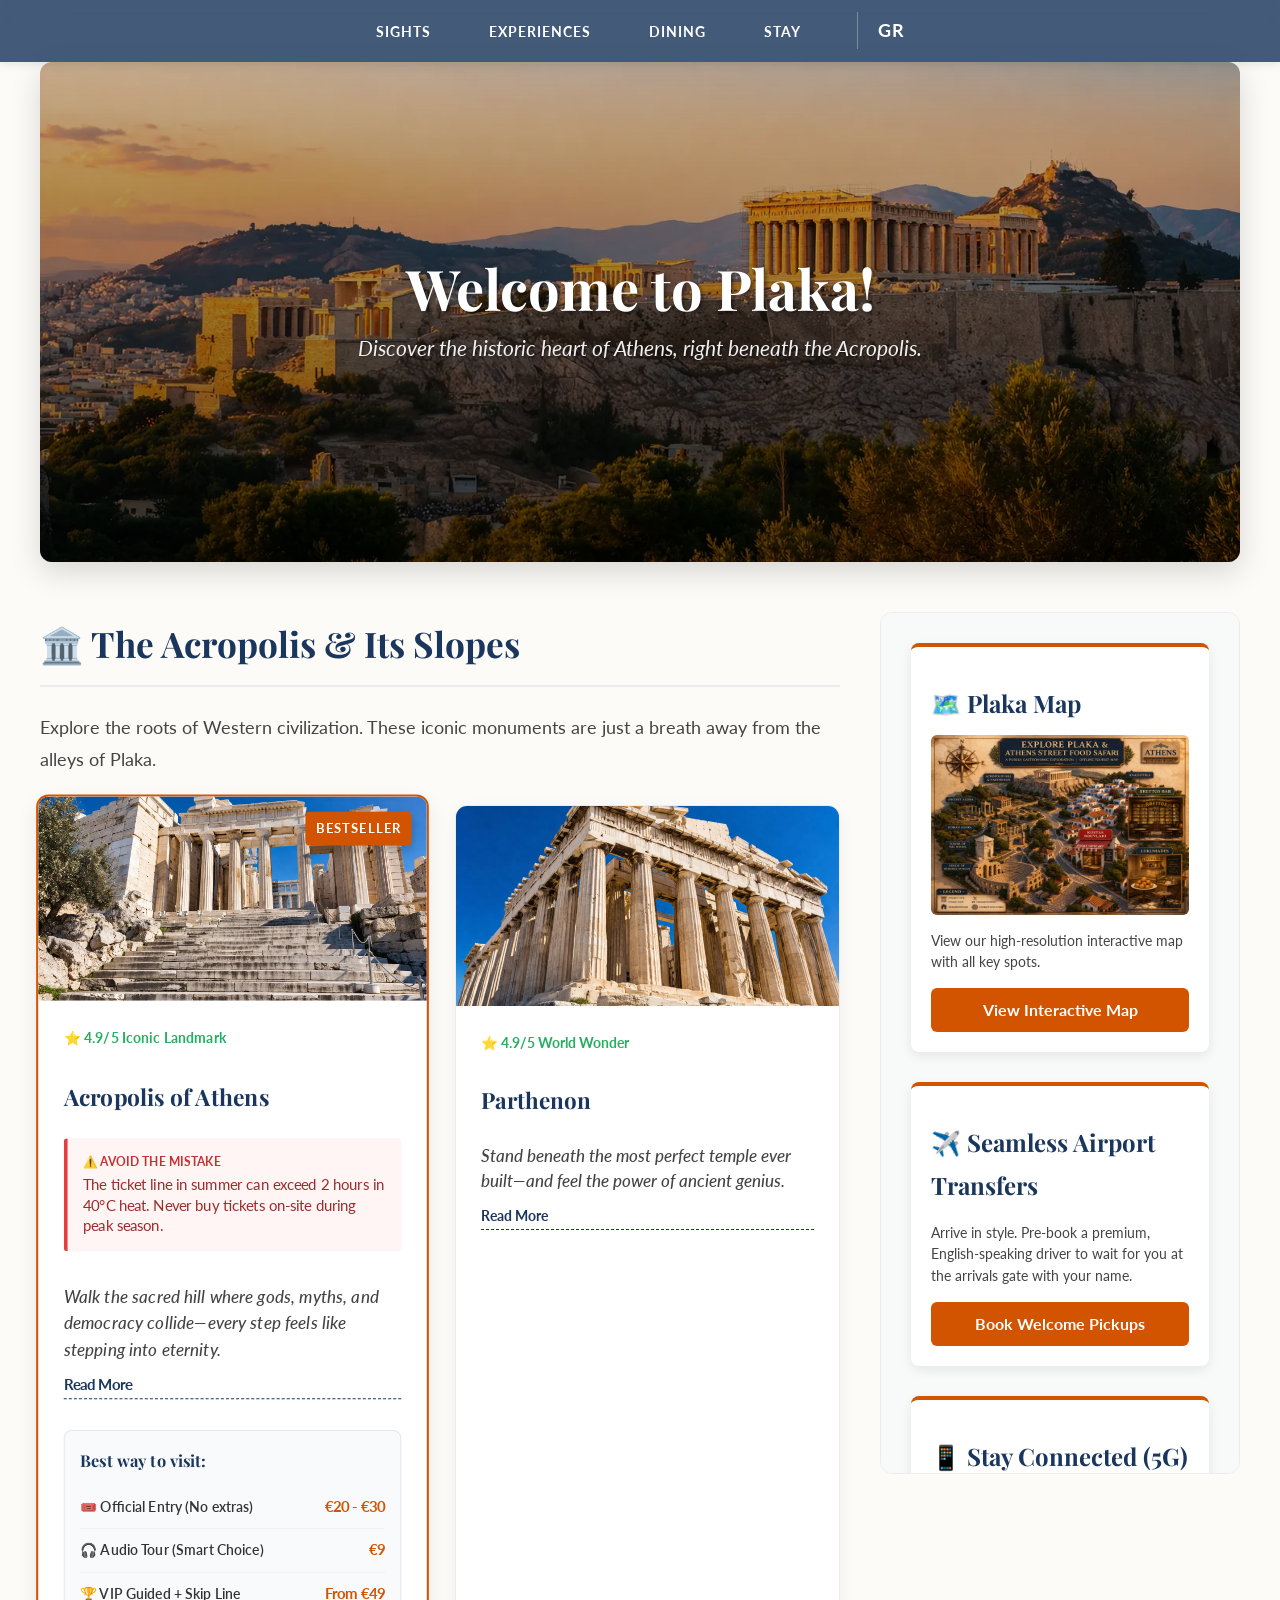
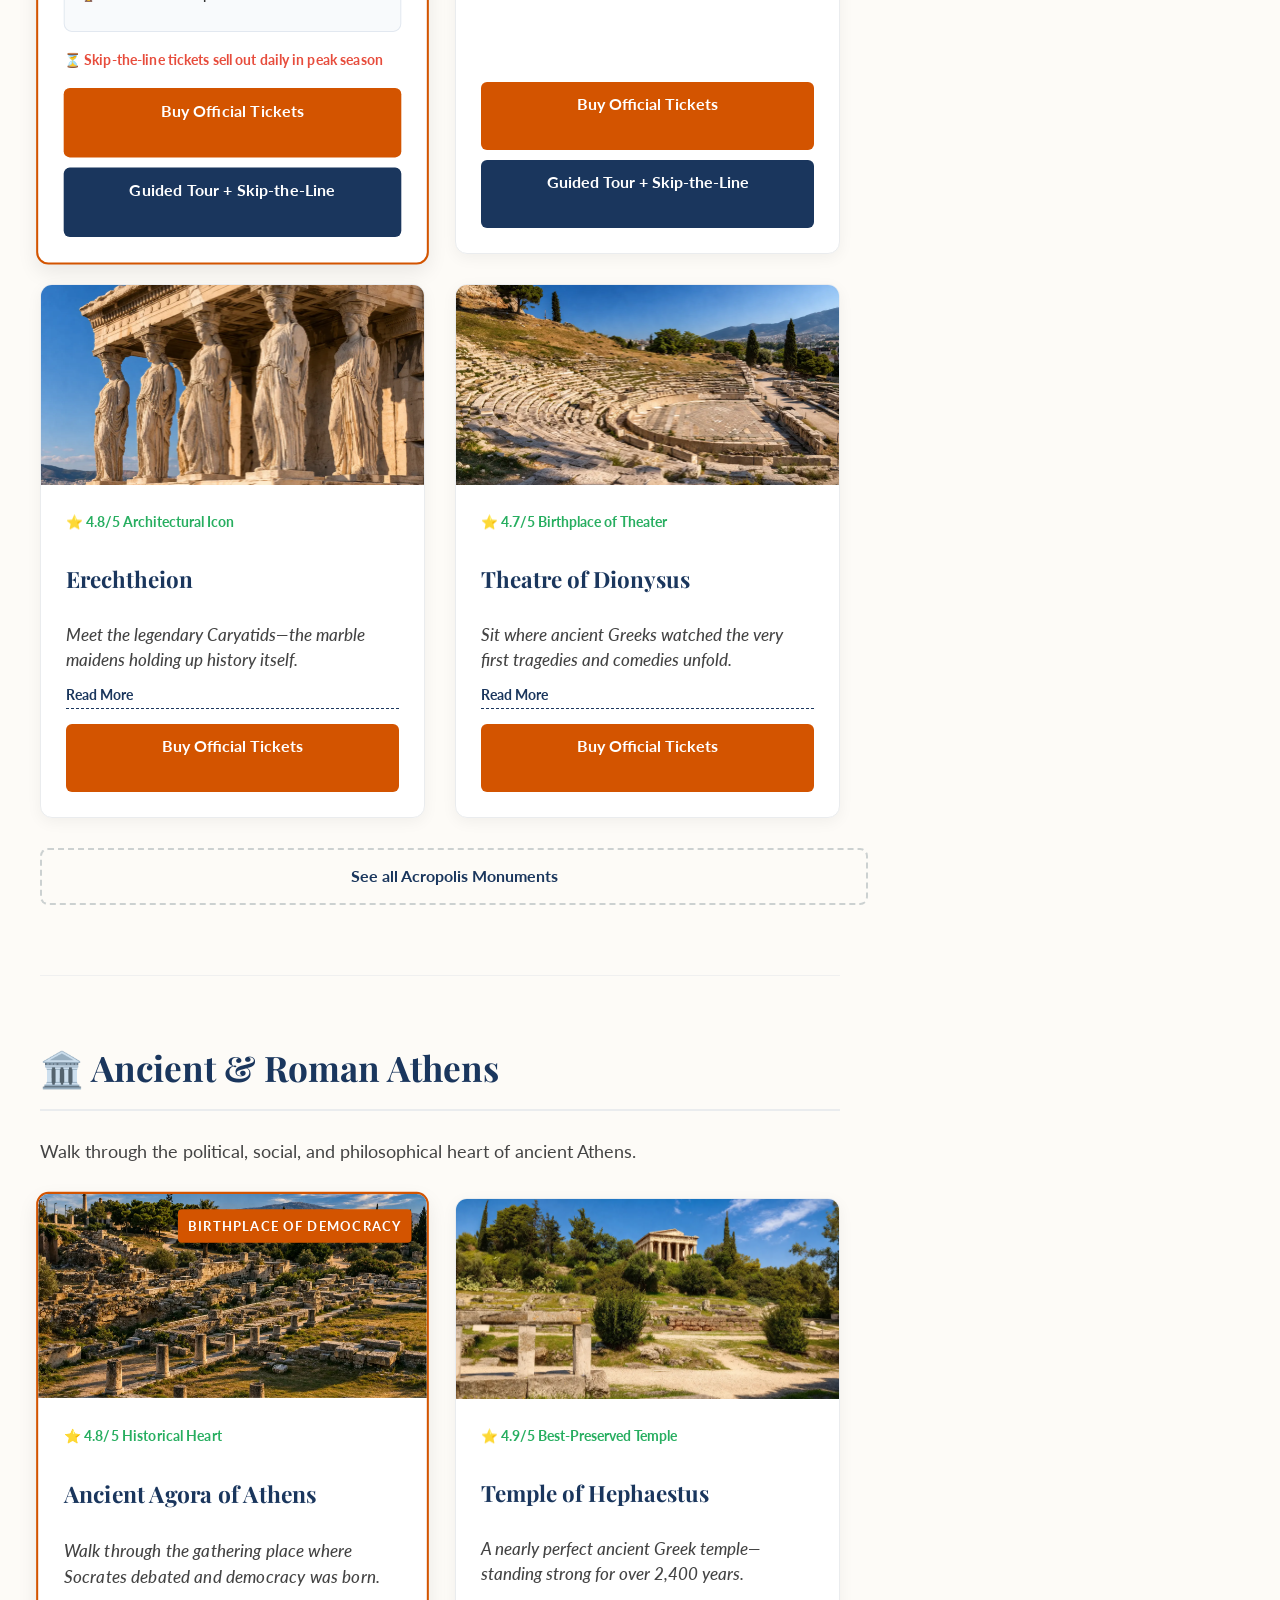
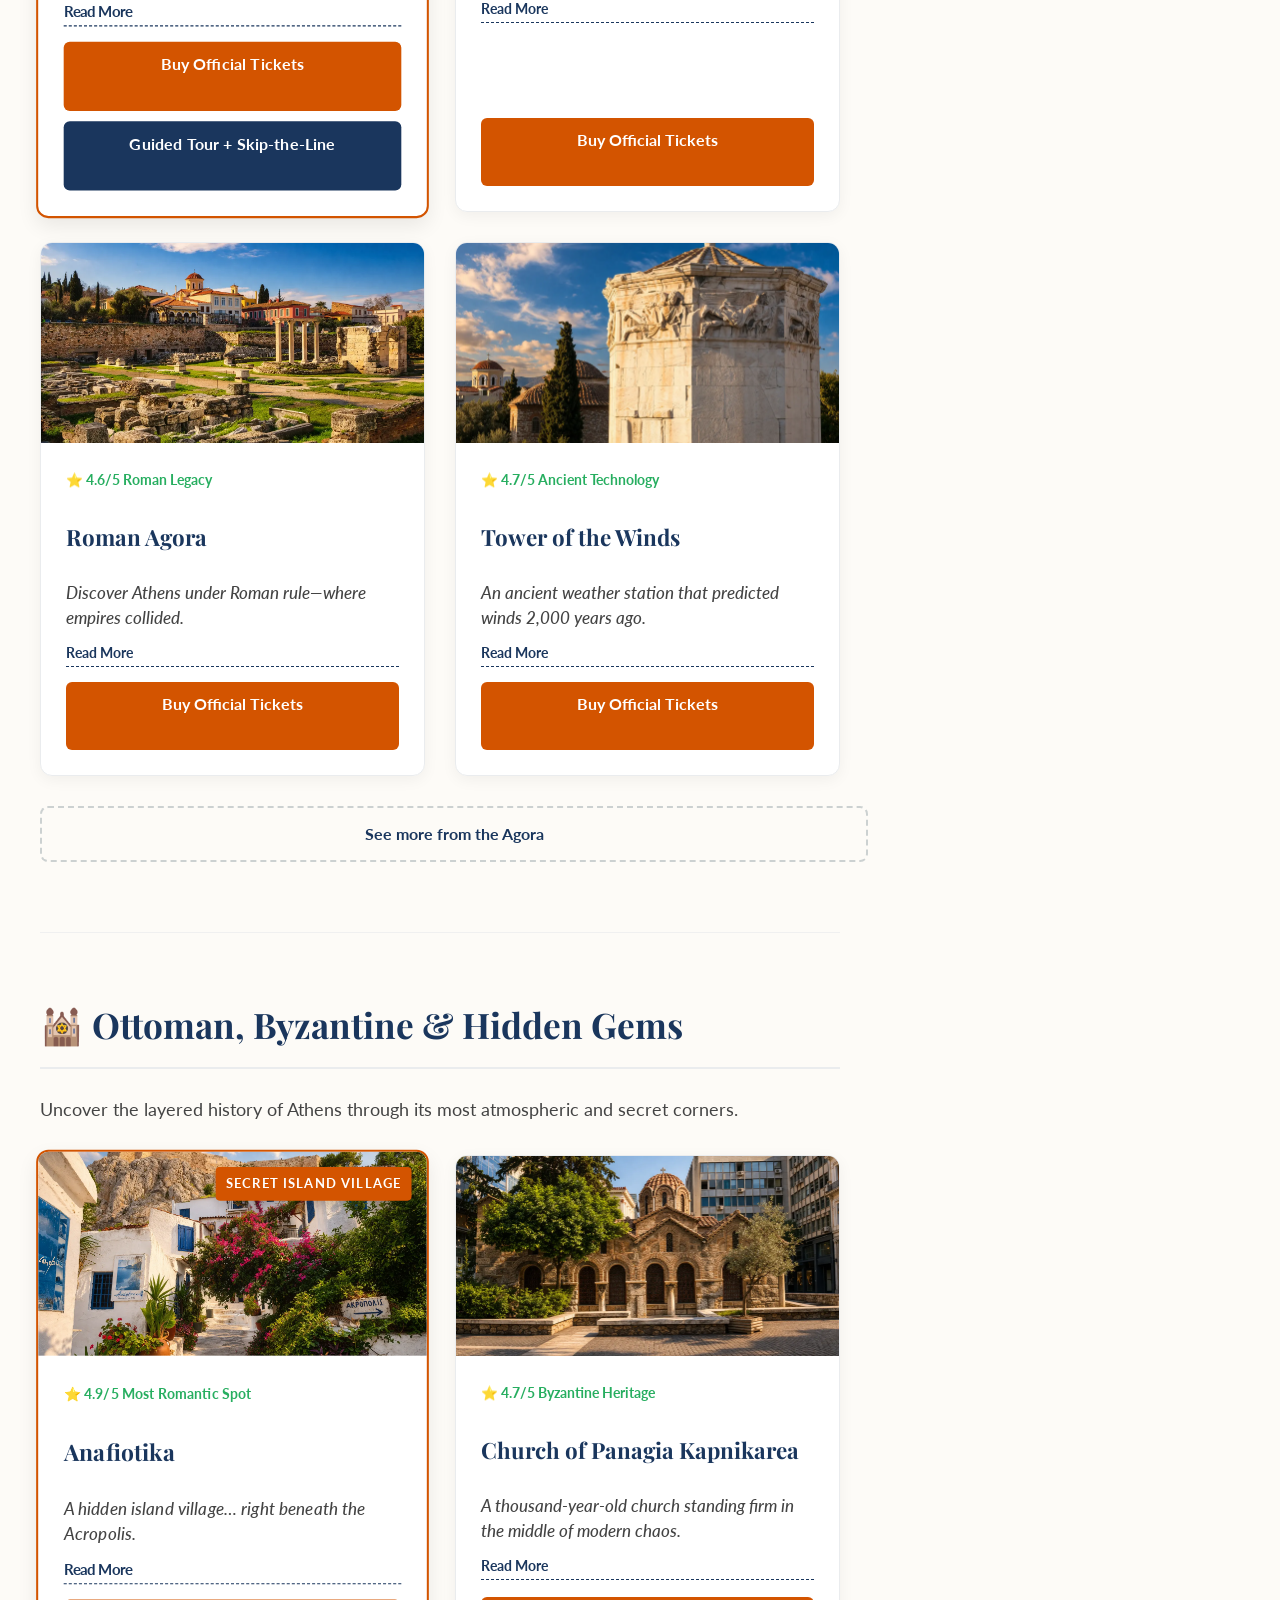
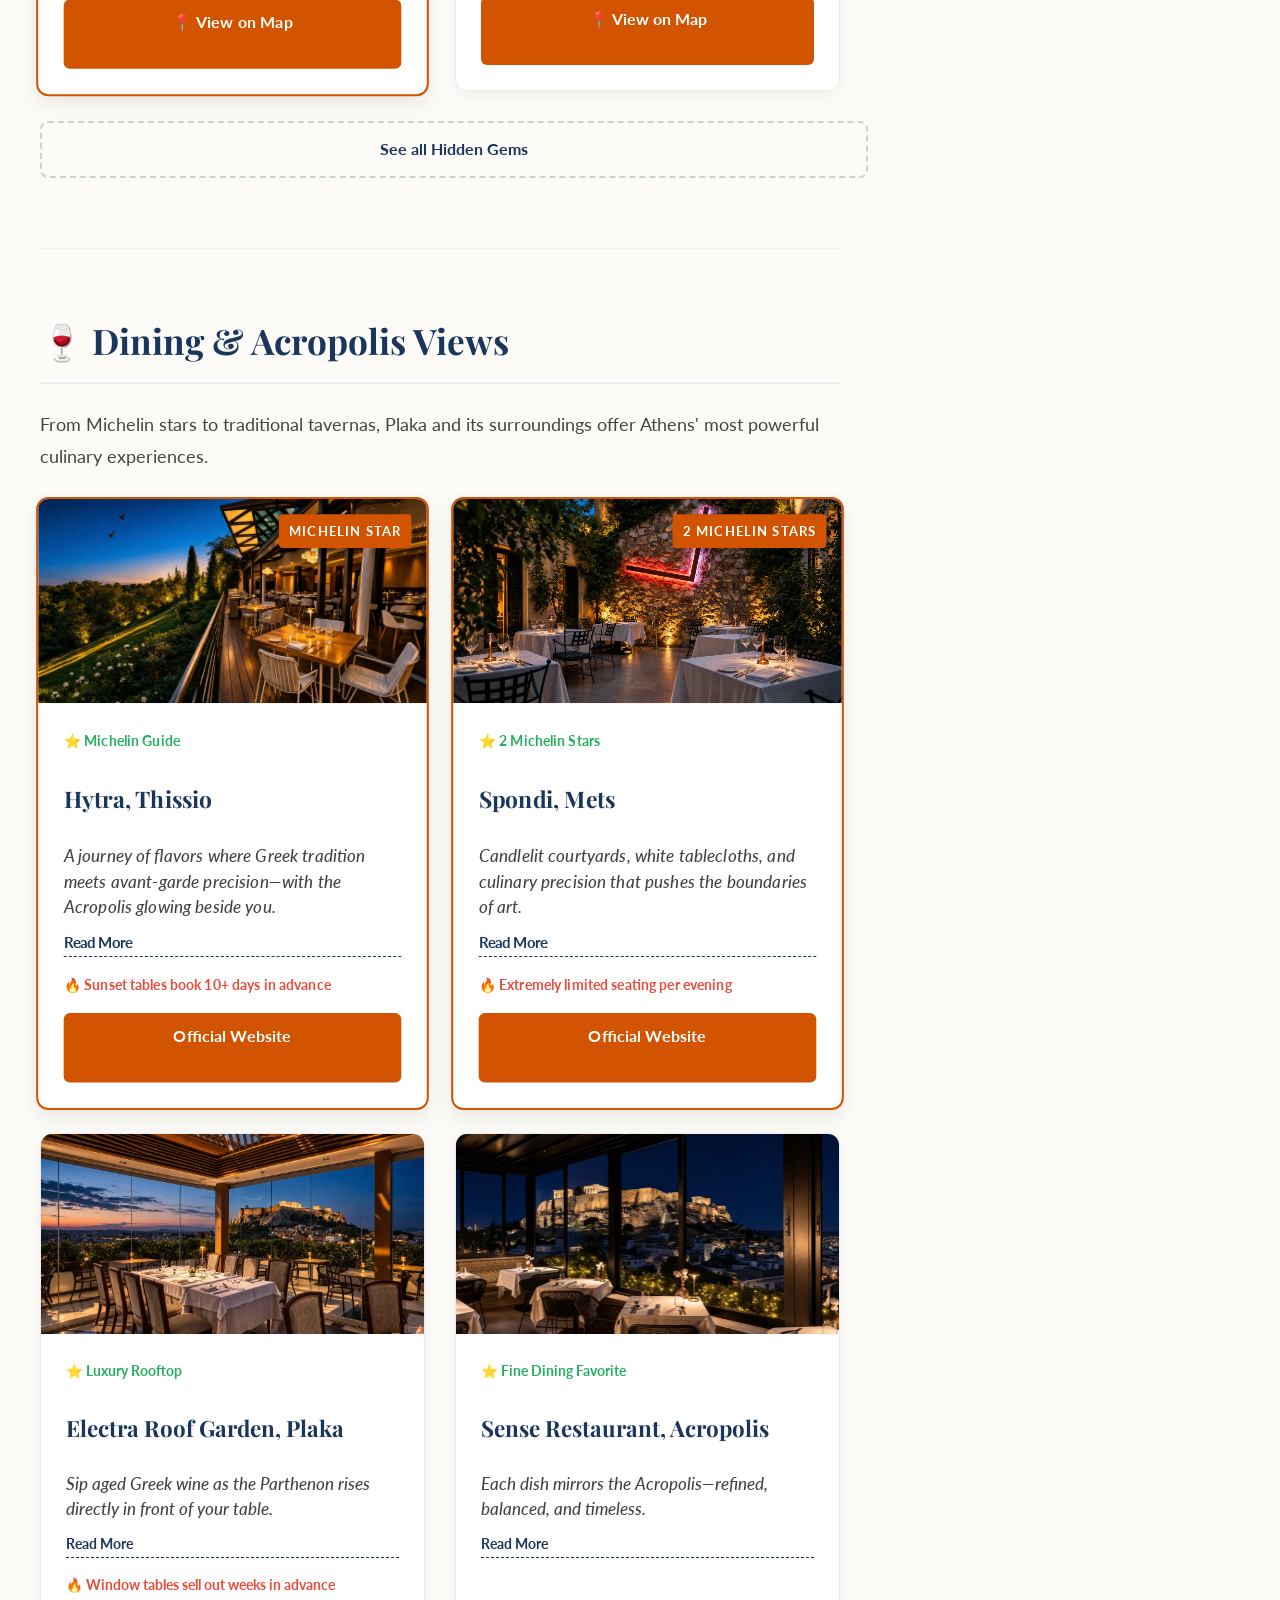
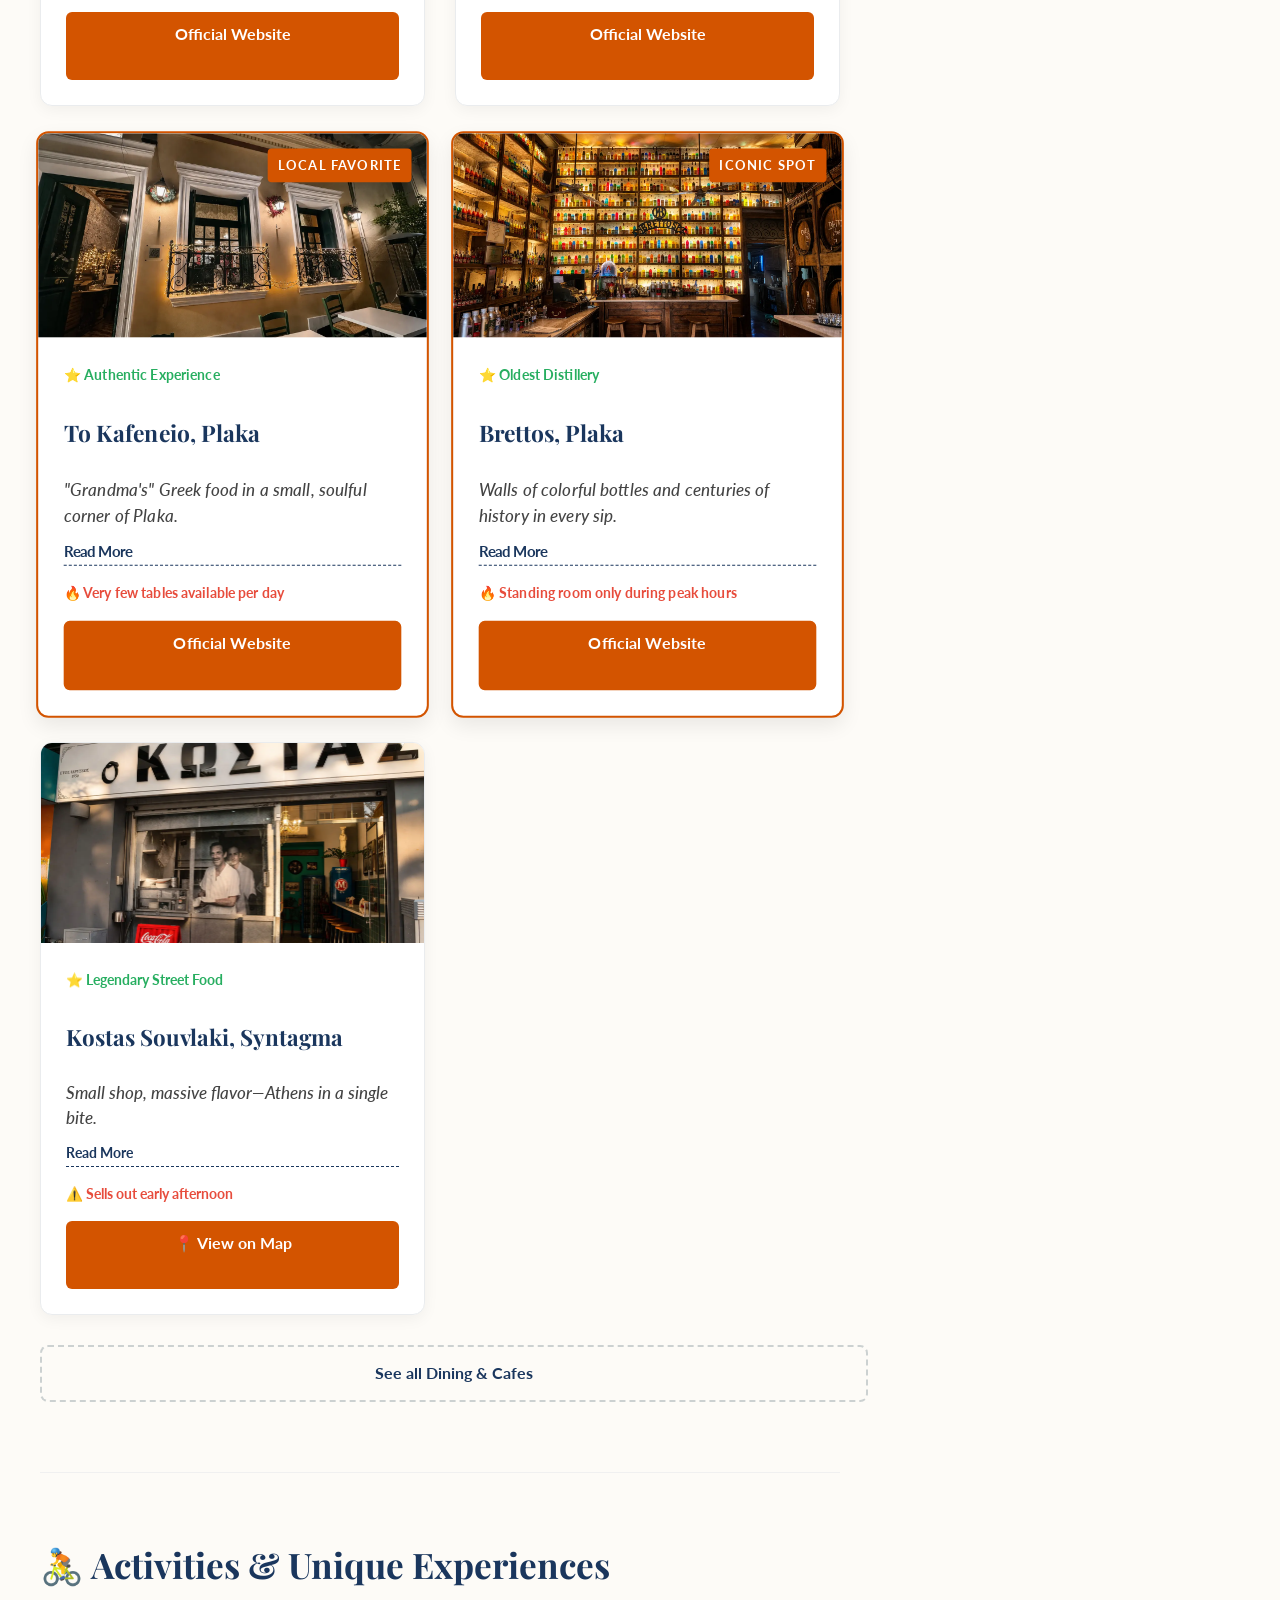
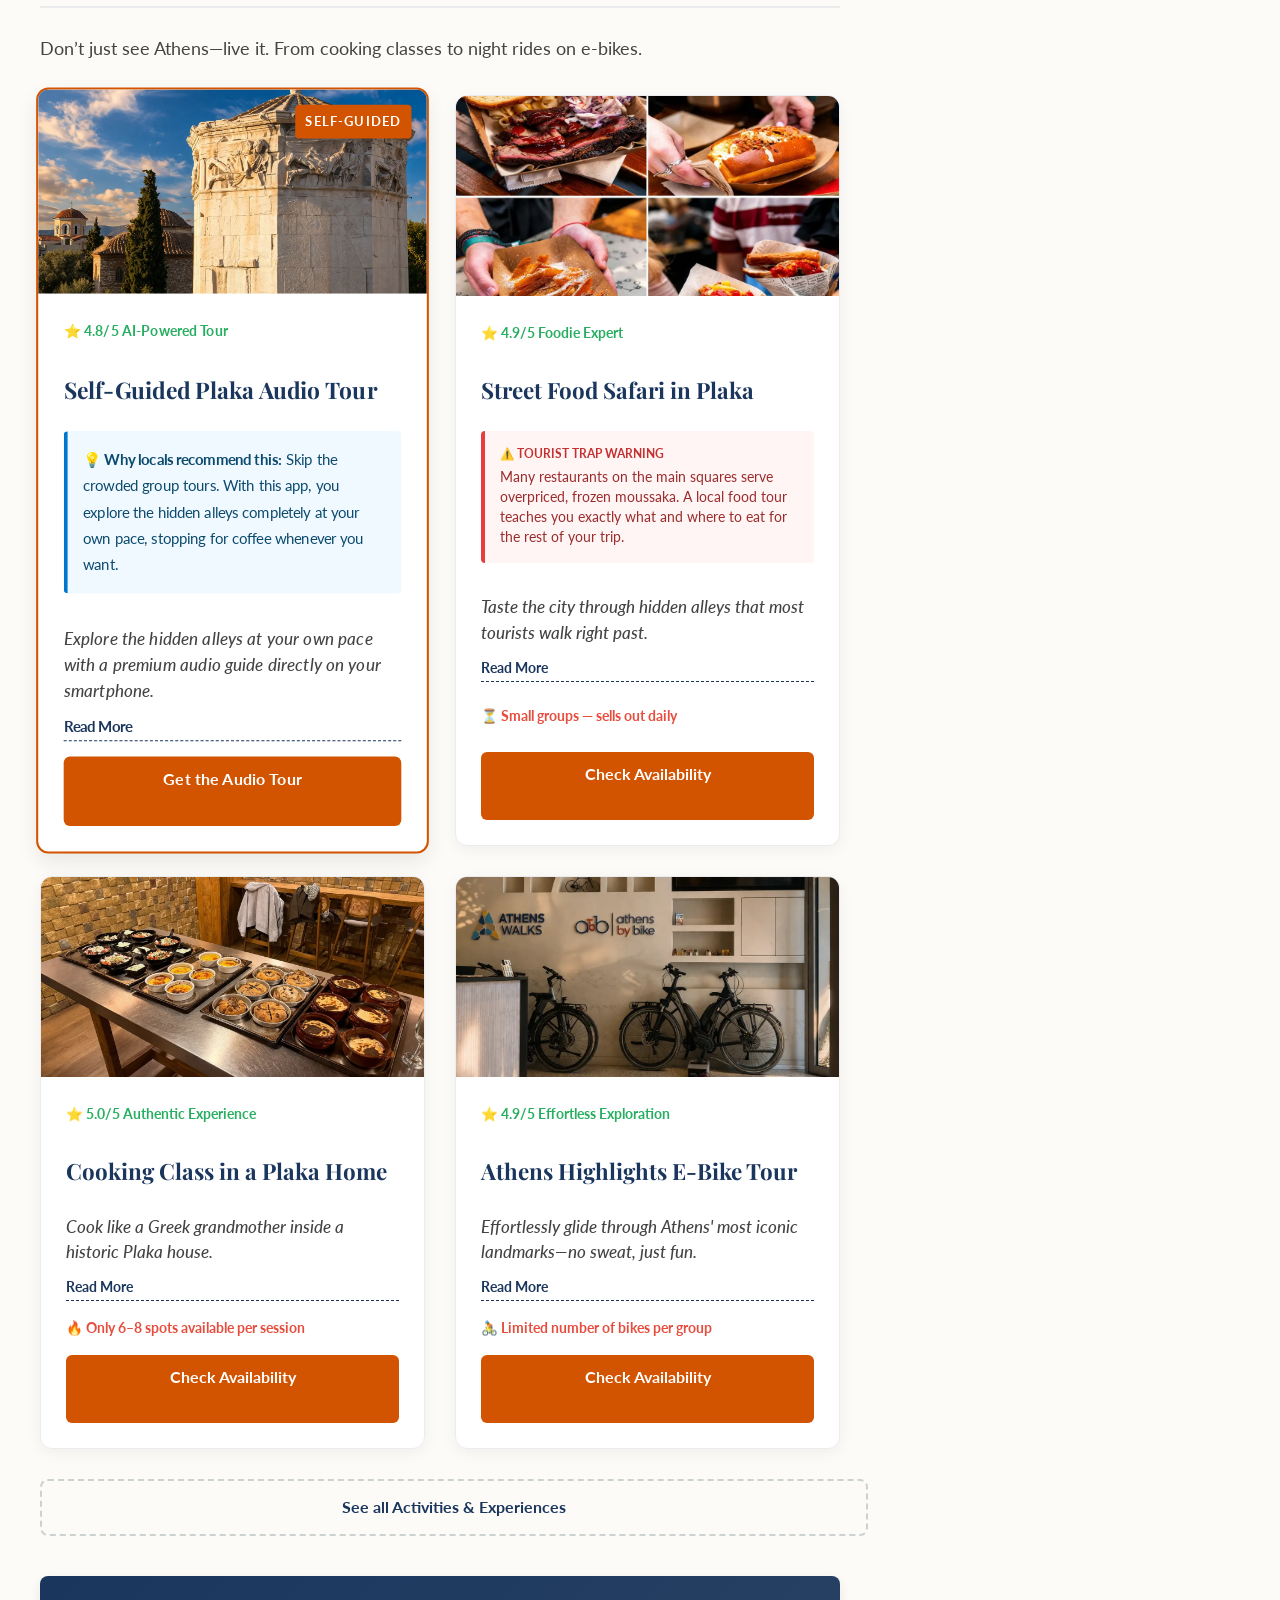
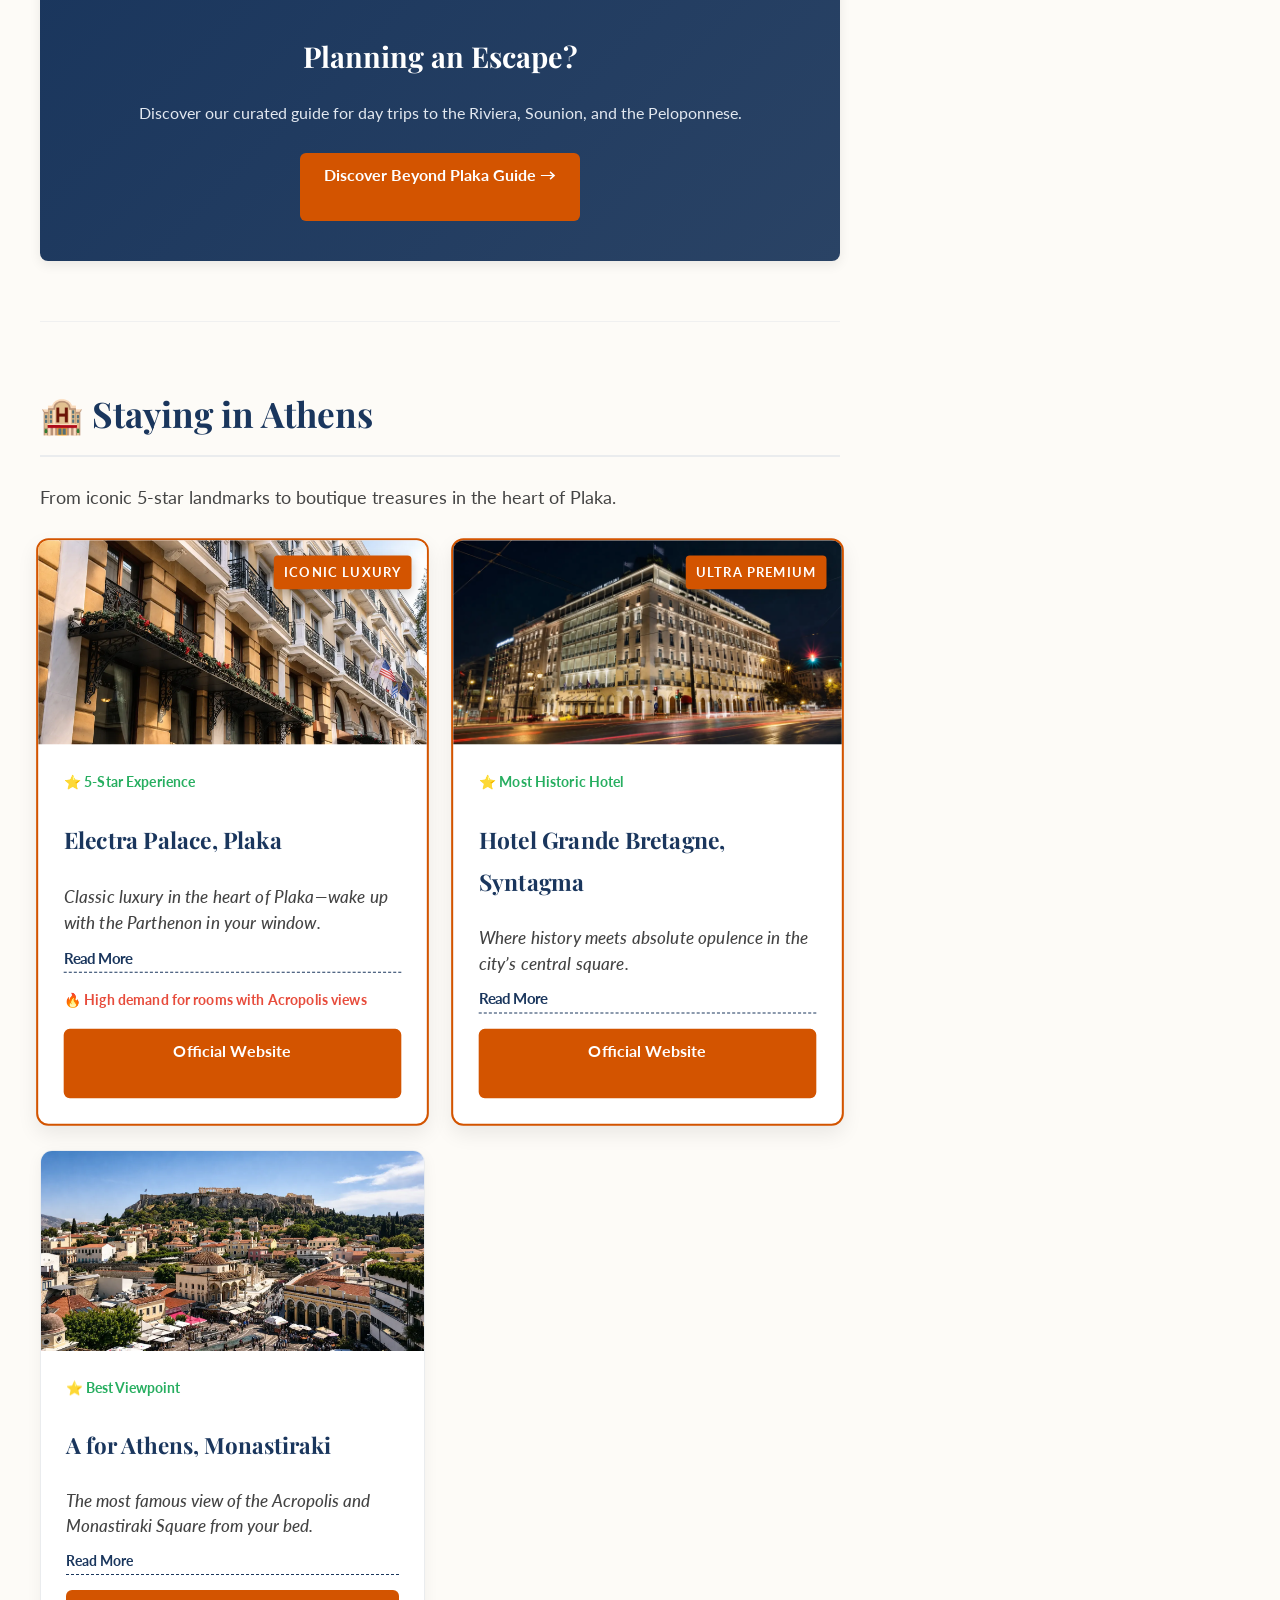
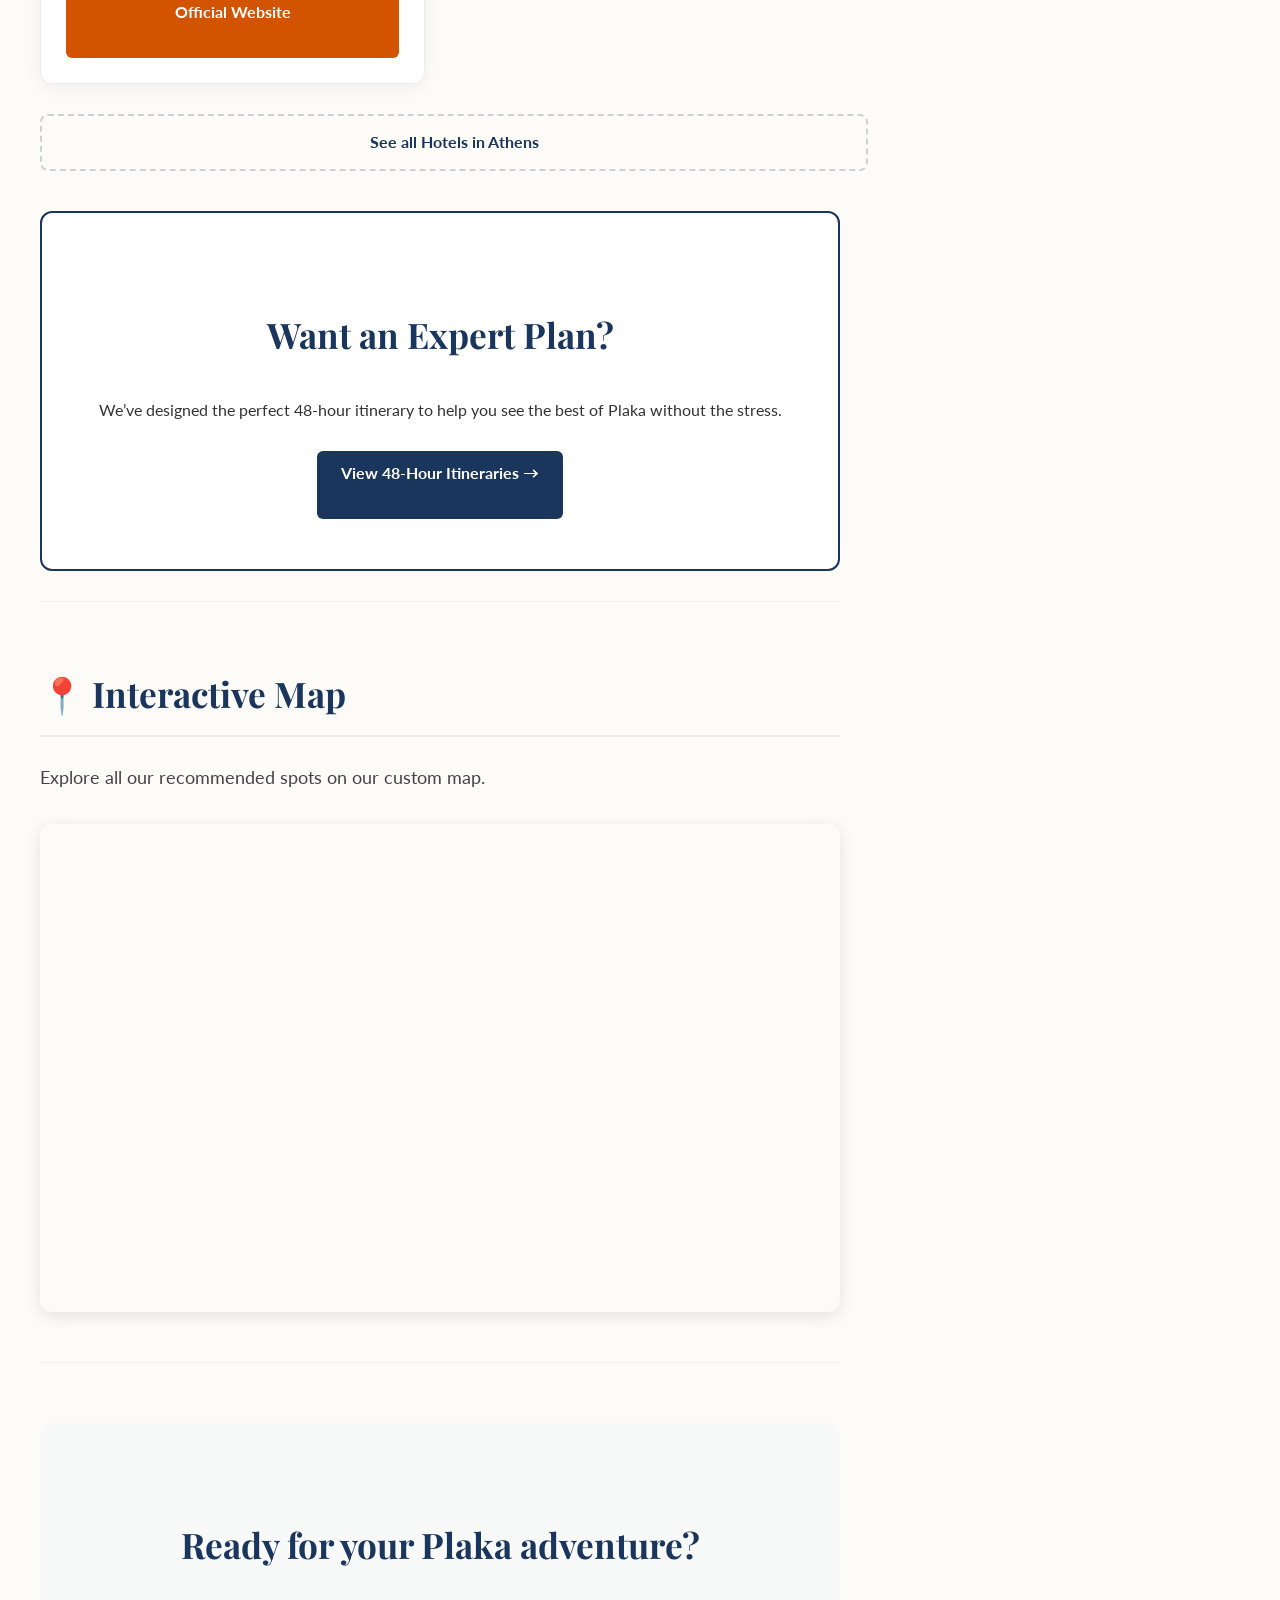
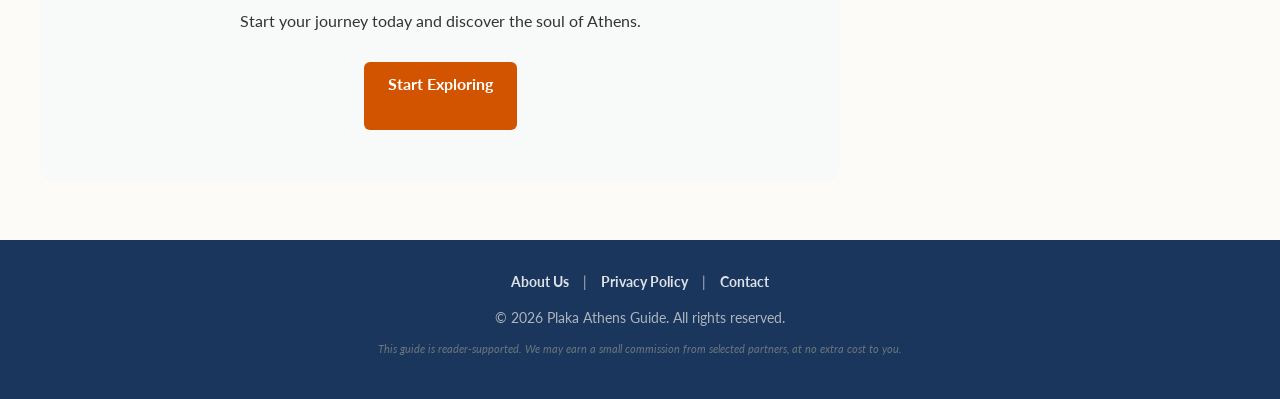
<file: index.html>
<!DOCTYPE html>
<html lang="en">
<head>
    <meta charset="UTF-8">
    <meta name="viewport" content="width=device-width, initial-scale=1.0">

    <link rel="preconnect" href="https://fonts.googleapis.com">
    <link rel="preconnect" href="https://fonts.gstatic.com" crossorigin>

    <title>Plaka Athens Guide | The Ultimate Insider's Manual</title>
    <meta name="description" content="Your premium guide to Plaka, Athens. Discover the best restaurants, hotels, and hidden gems in the most historic neighborhood of Athens, Greece.">
    <link rel="canonical" href="https://plakaathens.github.io/index.html">

    <link rel="alternate" hreflang="x-default" href="https://plakaathens.github.io/index.html">
    <link rel="alternate" hreflang="en"        href="https://plakaathens.github.io/index.html">
    <link rel="alternate" hreflang="el"        href="https://plakaathens.github.io/index-el.html">

    <meta property="og:type"        content="website">
    <meta property="og:url"         content="https://plakaathens.github.io/index.html">
    <meta property="og:title"       content="Plaka Athens Guide | The Ultimate Insider's Manual">
    <meta property="og:description" content="Your premium guide to Plaka, Athens. Discover the best restaurants, hotels, and hidden gems in the most historic neighborhood.">
    <meta property="og:image"       content="https://plakaathens.github.io/images/plaka-athens-panoramic-view.webp">
    <meta property="og:locale"      content="en_US">
    <meta property="og:locale:alternate" content="el_GR">

    <meta name="twitter:card"        content="summary_large_image">
    <meta name="twitter:title"       content="Plaka Athens Guide | The Ultimate Insider's Manual">
    <meta name="twitter:description" content="Your premium guide to Plaka, Athens.">
    <meta name="twitter:image"       content="https://plakaathens.github.io/images/plaka-athens-panoramic-view.webp">

    <meta name="theme-color" content="#1A365D">
    <link rel="icon" href="/favicon.ico" sizes="any">
    <link rel="icon" href="/favicon.svg" type="image/svg+xml">
    <link rel="apple-touch-icon" href="/apple-touch-icon.png">

    <link href="https://fonts.googleapis.com/css2?family=Lato:wght@400;700&family=Playfair+Display:ital,wght@0,600;1,600&display=swap" rel="stylesheet">
    <link rel="stylesheet" href="style.css">

    <script nowprocket data-noptimize="1" data-cfasync="false" data-wpfc-render="false" seraph-accel-crit="1" data-no-defer="1">
      (function () {
          var script = document.createElement("script");
          script.async = 1;
          script.src = 'https://emrldtp.com/NTE4NDM5.js?t=518439';
          document.head.appendChild(script);
      })();
    </script>
</head>
<body>

    <a href="#main-content" class="skip-link">Skip to main content</a>

    <header>
        <nav class="main-nav" aria-label="Main navigation">
            <ul>
                <li><a href="#attractions">Sights</a></li>
                <li><a href="#tours">Experiences</a></li>
                <li><a href="#restaurants">Dining</a></li>
                <li><a href="#accommodation">Stay</a></li>
                <li><a href="index-el.html" class="lang-switch" lang="el" hreflang="el">GR</a></li>
            </ul>
        </nav>
    </header>

    <div class="page-wrapper" id="main-content">
        <section class="hero-section" aria-label="Hero introduction">
            <img class="hero-image" src="images/plaka-athens-panoramic-view.webp" alt="Panoramic view of Plaka neighborhood, Athens, with the Acropolis in the background" fetchpriority="high" width="1200" height="500">
            <div class="hero-content">
                <h1>Welcome to Plaka!</h1>
                <p class="hero-subtitle">Discover the historic heart of Athens, right beneath the Acropolis.</p>
            </div>
        </section>

        <div class="columns-container">
            <main class="main-content" role="main">
                
                <section class="content-section" id="attractions">
                    <h2>🏛️ The Acropolis & Its Slopes</h2>
                    <p class="intro-text">Explore the roots of Western civilization. These iconic monuments are just a breath away from the alleys of Plaka.</p>
                    
                    <input type="checkbox" id="show-more-acropolis" class="show-more-cards-toggle">
                    <div class="cards-grid">
                        
                        <div class="card featured">
                            <span class="featured-badge">Bestseller</span>
                            <img class="card-img" src="images/acropolis-hill-athens.webp" alt="Acropolis of Athens" loading="lazy" width="600" height="200">
                            <div class="card-content">
                                <span class="trust-badge">⭐ 4.9/5 Iconic Landmark</span>
                                <h3>Acropolis of Athens</h3>
                                
                                <div class="warning-box">
                                    <strong>⚠️ Avoid the Mistake</strong>
                                    The ticket line in summer can exceed 2 hours in 40°C heat. Never buy tickets on-site during peak season.
                                </div>

                                <p class="hook-text">Walk the sacred hill where gods, myths, and democracy collide—every step feels like stepping into eternity.</p>
                                
                                <input type="checkbox" id="read-en-ancient-1" class="read-more-toggle">
                                <label for="read-en-ancient-1" class="read-more-label" data-more=" Read More" data-less=" Read Less"><span class="sr-only">Acropolis of Athens: </span></label>
                                <div class="read-more-content">
                                    <p class="details-text">The Acropolis is not just a site—it’s the beating heart of ancient Greece. Crowned by the Parthenon, this UNESCO World Heritage monument offers breathtaking panoramic views over Athens. A guided experience unlocks the symbolism and power embedded in every stone.</p>
                                </div>

                                <div class="decision-box">
                                    <h4>Best way to visit:</h4>
                                    <div class="decision-list">
                                        <div class="decision-item">
                                            <span class="decision-label">🎟️ Official Entry (No extras)</span>
                                            <span class="decision-price">€20 - €30</span>
                                        </div>
                                        <div class="decision-item">
                                            <span class="decision-label">🎧 Audio Tour (Smart Choice)</span>
                                            <span class="decision-price">€9</span>
                                        </div>
                                        <div class="decision-item">
                                            <span class="decision-label">🏆 VIP Guided + Skip Line</span>
                                            <span class="decision-price">From €49</span>
                                        </div>
                                    </div>
                                </div>

                                <p class="scarcity-text">⏳ Skip-the-line tickets sell out daily in peak season</p>
                                <div style="display: flex; flex-direction: column; gap: 10px;">
                                    <a href="https://hhticket.gr/" target="_blank" rel="noopener noreferrer" class="cta-button">Buy Official Tickets</a>
                                    <a href="https://tiqets.tpx.gr/FGNbb6pb" target="_blank" rel="noopener noreferrer" class="cta-button cta-button-secondary">Guided Tour + Skip-the-Line</a>
                                </div>
                            </div>
                        </div>

                        <div class="card">
                            <img class="card-img" src="images/parthenon-temple-athens.webp" alt="Parthenon" loading="lazy" width="600" height="200">
                            <div class="card-content">
                                <span class="trust-badge">⭐ 4.9/5 World Wonder</span>
                                <h3>Parthenon</h3>
                                <p class="hook-text">Stand beneath the most perfect temple ever built—and feel the power of ancient genius.</p>
                                
                                <input type="checkbox" id="read-en-ancient-2" class="read-more-toggle">
                                <label for="read-en-ancient-2" class="read-more-label" data-more=" Read More" data-less=" Read Less"><span class="sr-only">Parthenon: </span></label>
                                <div class="read-more-content">
                                    <p class="details-text">Dedicated to Athena, the Parthenon represents the peak of classical Greek architecture. Its mathematical precision still amazes engineers today. Up close, the scale and detail are staggering.</p>
                                </div>
                                <div style="display: flex; flex-direction: column; gap: 10px; margin-top: auto;">
                                    <a href="https://hhticket.gr/" target="_blank" rel="noopener noreferrer" class="cta-button">Buy Official Tickets</a>
                                    <a href="https://tiqets.tpx.gr/FGNbb6pb" target="_blank" rel="noopener noreferrer" class="cta-button cta-button-secondary">Guided Tour + Skip-the-Line</a>
                                </div>
                            </div>
                        </div>

                        <div class="card">
                            <img class="card-img" src="images/erechtheion-caryatids-acropolis.webp" alt="Erechtheion" loading="lazy" width="600" height="200">
                            <div class="card-content">
                                <span class="trust-badge">⭐ 4.8/5 Architectural Icon</span>
                                <h3>Erechtheion</h3>
                                <p class="hook-text">Meet the legendary Caryatids—the marble maidens holding up history itself.</p>
                                
                                <input type="checkbox" id="read-en-ancient-3" class="read-more-toggle">
                                <label for="read-en-ancient-3" class="read-more-label" data-more=" Read More" data-less=" Read Less"><span class="sr-only">Erechtheion: </span></label>
                                <div class="read-more-content">
                                    <p class="details-text">This asymmetrical masterpiece marks sacred spots tied to Athena and Poseidon’s mythic rivalry. The Porch of the Caryatids is its crown jewel—graceful female statues serving as columns.</p>
                                </div>
                                <a href="https://hhticket.gr/" target="_blank" rel="noopener noreferrer" class="cta-button" style="margin-top: auto;">Buy Official Tickets</a>
                            </div>
                        </div>

                        <div class="card">
                            <img class="card-img" src="images/theatre-of-dionysus-athens.webp" alt="Theatre of Dionysus" loading="lazy" width="600" height="200">
                            <div class="card-content">
                                <span class="trust-badge">⭐ 4.7/5 Birthplace of Theater</span>
                                <h3>Theatre of Dionysus</h3>
                                <p class="hook-text">Sit where ancient Greeks watched the very first tragedies and comedies unfold.</p>
                                
                                <input type="checkbox" id="read-en-ancient-4" class="read-more-toggle">
                                <label for="read-en-ancient-4" class="read-more-label" data-more=" Read More" data-less=" Read Less"><span class="sr-only">Theatre of Dionysus: </span></label>
                                <div class="read-more-content">
                                    <p class="details-text">This is the world’s oldest known theater. Legends like Sophocles premiered their works here. Imagine 17,000 spectators gathered under the open sky connecting to the origins of drama.</p>
                                </div>
                                <a href="https://hhticket.gr/" target="_blank" rel="noopener noreferrer" class="cta-button" style="margin-top: auto;">Buy Official Tickets</a>
                            </div>
                        </div>

                        <div class="card extra-card">
                            <img class="card-img" src="images/odeon-of-herodes-atticus.webp" alt="Odeon of Herodes Atticus" loading="lazy" width="600" height="200">
                            <div class="card-content">
                                <span class="trust-badge">⭐ 4.9/5 Still in Use</span>
                                <h3>Odeon of Herodes Atticus</h3>
                                <p class="hook-text">A 2,000-year-old theater that still hosts concerts under the stars.</p>
                                
                                <input type="checkbox" id="read-en-ancient-5" class="read-more-toggle">
                                <label for="read-en-ancient-5" class="read-more-label" data-more=" Read More" data-less=" Read Less"><span class="sr-only">Odeon of Herodes Atticus: </span></label>
                                <div class="read-more-content">
                                    <p class="details-text">Built in Roman times, this beautifully restored amphitheater remains active today. Its acoustics are so perfect that even whispers carry. A must-see on the Acropolis slope.</p>
                                </div>
                                <p class="scarcity-text">🎟️ Festival tickets sell out months ahead</p>
                                <a href="https://aefestival.gr/" target="_blank" rel="noopener noreferrer" class="cta-button">Check Events</a>
                            </div>
                        </div>

                        <div class="card extra-card">
                            <img class="card-img" src="images/temple-of-athena-nike.webp" alt="Temple of Athena Nike" loading="lazy" width="600" height="200">
                            <div class="card-content">
                                <span class="trust-badge">⭐ 4.7/5 Hidden Gem</span>
                                <h3>Temple of Athena Nike</h3>
                                <p class="hook-text">Small in size—massive in symbolism of victory and power.</p>
                                
                                <input type="checkbox" id="read-en-ancient-6" class="read-more-toggle">
                                <label for="read-en-ancient-6" class="read-more-label" data-more=" Read More" data-less=" Read Less"><span class="sr-only">Temple of Athena Nike: </span></label>
                                <div class="read-more-content">
                                    <p class="details-text">Perched at the entrance of the Acropolis, this temple celebrates Athena as the goddess of victory. Despite its size, it commands incredible views over Athens.</p>
                                </div>
                                <a href="https://hhticket.gr/" target="_blank" rel="noopener noreferrer" class="cta-button" style="margin-top: auto;">Buy Official Tickets</a>
                            </div>
                        </div>

                    </div>
                    <label for="show-more-acropolis" class="show-more-btn" role="button">See all Acropolis Monuments</label>
                </section>

                <section class="content-section" id="ancient-agora">
                    <h2>🏛️ Ancient & Roman Athens</h2>
                    <p class="intro-text">Walk through the political, social, and philosophical heart of ancient Athens.</p>

                    <input type="checkbox" id="show-more-agora" class="show-more-cards-toggle">
                    <div class="cards-grid">

                        <div class="card featured">
                            <span class="featured-badge">Birthplace of Democracy</span>
                            <img class="card-img" src="images/ancient-agora-athens.webp" alt="Ancient Agora" loading="lazy" width="600" height="200">
                            <div class="card-content">
                                <span class="trust-badge">⭐ 4.8/5 Historical Heart</span>
                                <h3>Ancient Agora of Athens</h3>
                                <p class="hook-text">Walk through the gathering place where Socrates debated and democracy was born.</p>
                                
                                <input type="checkbox" id="read-en-ancient-7" class="read-more-toggle">
                                <label for="read-en-ancient-7" class="read-more-label" data-more=" Read More" data-less=" Read Less"><span class="sr-only">Ancient Agora of Athens: </span></label>
                                <div class="read-more-content">
                                    <p class="details-text">This was the city’s main social hub. You’ll explore ruins of temples, stoas, and public buildings. A guided tour transforms these ancient stones into stories.</p>
                                </div>
                                <div style="display: flex; flex-direction: column; gap: 10px; margin-top: auto;">
                                    <a href="https://hhticket.gr/" target="_blank" rel="noopener noreferrer" class="cta-button">Buy Official Tickets</a>
                                    <a href="https://tiqets.tpx.gr/FGNbb6pb" target="_blank" rel="noopener noreferrer" class="cta-button cta-button-secondary">Guided Tour + Skip-the-Line</a>
                                </div>
                            </div>
                        </div>

                        <div class="card">
                            <img class="card-img" src="images/temple-of-hephaestus-agora.webp" alt="Temple of Hephaestus" loading="lazy" width="600" height="200">
                            <div class="card-content">
                                <span class="trust-badge">⭐ 4.9/5 Best-Preserved Temple</span>
                                <h3>Temple of Hephaestus</h3>
                                <p class="hook-text">A nearly perfect ancient Greek temple—standing strong for over 2,400 years.</p>
                                
                                <input type="checkbox" id="read-en-ancient-8" class="read-more-toggle">
                                <label for="read-en-ancient-8" class="read-more-label" data-more=" Read More" data-less=" Read Less"><span class="sr-only">Temple of Hephaestus: </span></label>
                                <div class="read-more-content">
                                    <p class="details-text">Dedicated to the god of craftsmanship, this Doric temple is one of the best-preserved in Greece. Surrounded by greenery, it feels almost untouched by time. Its detailed friezes depict heroic myths.</p>
                                </div>
                                <a href="https://hhticket.gr/" target="_blank" rel="noopener noreferrer" class="cta-button" style="margin-top: auto;">Buy Official Tickets</a>
                            </div>
                        </div>

                        <div class="card">
                            <img class="card-img" src="images/roman-agora-athens.webp" alt="Roman Agora" loading="lazy" width="600" height="200">
                            <div class="card-content">
                                <span class="trust-badge">⭐ 4.6/5 Roman Legacy</span>
                                <h3>Roman Agora</h3>
                                <p class="hook-text">Discover Athens under Roman rule—where empires collided.</p>
                                
                                <input type="checkbox" id="read-en-ancient-9" class="read-more-toggle">
                                <label for="read-en-ancient-9" class="read-more-label" data-more=" Read More" data-less=" Read Less"><span class="sr-only">Roman Agora: </span></label>
                                <div class="read-more-content">
                                    <p class="details-text">Built during Roman occupation, this marketplace replaced the Greek Agora. It reflects a shift in power and culture. The layout and ruins reveal a different side of Athens’ evolution.</p>
                                </div>
                                <a href="https://hhticket.gr/" target="_blank" rel="noopener noreferrer" class="cta-button" style="margin-top: auto;">Buy Official Tickets</a>
                            </div>
                        </div>

                        <div class="card">
                            <img class="card-img" src="images/tower-of-the-winds-plaka.webp" alt="Tower of the Winds" loading="lazy" width="600" height="200">
                            <div class="card-content">
                                <span class="trust-badge">⭐ 4.7/5 Ancient Technology</span>
                                <h3>Tower of the Winds</h3>
                                <p class="hook-text">An ancient weather station that predicted winds 2,000 years ago.</p>
                                
                                <input type="checkbox" id="read-en-ancient-10" class="read-more-toggle">
                                <label for="read-en-ancient-10" class="read-more-label" data-more=" Read More" data-less=" Read Less"><span class="sr-only">Tower of the Winds: </span></label>
                                <div class="read-more-content">
                                    <p class="details-text">This octagonal marble tower functioned as a clock, compass, and weather vane. Each side represents a wind god. It’s one of the most unique structures in Athens.</p>
                                </div>
                                <a href="https://hhticket.gr/" target="_blank" rel="noopener noreferrer" class="cta-button" style="margin-top: auto;">Buy Official Tickets</a>
                            </div>
                        </div>

                        <div class="card extra-card">
                            <img class="card-img" src="images/hadrians-library-monastiraki.webp" alt="Hadrian's Library" loading="lazy" width="600" height="200">
                            <div class="card-content">
                                <span class="trust-badge">⭐ 4.6/5 Imperial Athens</span>
                                <h3>Hadrian's Library</h3>
                                <p class="hook-text">A Roman emperor’s gift to Athens—knowledge, power, and prestige.</p>
                                
                                <input type="checkbox" id="read-en-ancient-11" class="read-more-toggle">
                                <label for="read-en-ancient-11" class="read-more-label" data-more=" Read More" data-less=" Read Less"><span class="sr-only">Hadrian's Library: </span></label>
                                <div class="read-more-content">
                                    <p class="details-text">Built by Emperor Hadrian, this complex once housed scrolls, lecture halls, and gardens. Today, its ruins still hint at its grandeur. Included in the Athens combo tickets.</p>
                                </div>
                                <a href="https://hhticket.gr/" target="_blank" rel="noopener noreferrer" class="cta-button" style="margin-top: auto;">Buy Official Tickets</a>
                            </div>
                        </div>

                        <div class="card extra-card">
                            <img class="card-img" src="images/stoa-of-attalos-museum.webp" alt="Stoa of Attalos" loading="lazy" width="600" height="200">
                            <div class="card-content">
                                <span class="trust-badge">⭐ 4.8/5 Must-See Museum</span>
                                <h3>Stoa of Attalos</h3>
                                <p class="hook-text">Step inside a fully reconstructed ancient shopping arcade.</p>
                                
                                <input type="checkbox" id="read-en-ancient-12" class="read-more-toggle">
                                <label for="read-en-ancient-12" class="read-more-label" data-more=" Read More" data-less=" Read Less"><span class="sr-only">Stoa of Attalos: </span></label>
                                <div class="read-more-content">
                                    <p class="details-text">Rebuilt in the 1950s, this stoa gives a rare glimpse into ancient daily life. Inside, you’ll find artifacts from the Agora. It’s immersive and beautifully preserved.</p>
                                </div>
                                <a href="https://hhticket.gr/" target="_blank" rel="noopener noreferrer" class="cta-button" style="margin-top: auto;">Buy Official Tickets</a>
                            </div>
                        </div>

                    </div>
                    <label for="show-more-agora" class="show-more-btn" role="button">See more from the Agora</label>
                </section>

                <section class="content-section" id="hidden-gems">
                    <h2>🕍 Ottoman, Byzantine & Hidden Gems</h2>
                    <p class="intro-text">Uncover the layered history of Athens through its most atmospheric and secret corners.</p>

                    <input type="checkbox" id="show-more-hidden" class="show-more-cards-toggle">
                    <div class="cards-grid">

                        <div class="card featured">
                            <span class="featured-badge">Secret Island Village</span>
                            <img class="card-img" src="images/anafiotika-island-village-plaka.webp" alt="Anafiotika" loading="lazy" width="600" height="200">
                            <div class="card-content">
                                <span class="trust-badge">⭐ 4.9/5 Most Romantic Spot</span>
                                <h3>Anafiotika</h3>
                                <p class="hook-text">A hidden island village… right beneath the Acropolis.</p>
                                
                                <input type="checkbox" id="read-en-ancient-13" class="read-more-toggle">
                                <label for="read-en-ancient-13" class="read-more-label" data-more=" Read More" data-less=" Read Less"><span class="sr-only">Anafiotika: </span></label>
                                <div class="read-more-content">
                                    <p class="details-text">Built by island craftsmen in the 19th century, Anafiotika feels like the Cyclades. Whitewashed houses and narrow alleys create a magical contrast to busy Athens. Perfect for wandering.</p>
                                </div>
                                <a href="https://www.google.com/maps/search/?api=1&query=Anafiotika+Athens" target="_blank" rel="noopener noreferrer" class="cta-button" style="margin-top: auto;">📍 View on Map</a>
                            </div>
                        </div>

                        <div class="card">
                            <img class="card-img" src="images/kapnikarea-church-ermou.webp" alt="Church of Panagia Kapnikarea" loading="lazy" width="600" height="200">
                            <div class="card-content">
                                <span class="trust-badge">⭐ 4.7/5 Byzantine Heritage</span>
                                <h3>Church of Panagia Kapnikarea</h3>
                                <p class="hook-text">A thousand-year-old church standing firm in the middle of modern chaos.</p>
                                
                                <input type="checkbox" id="read-en-ancient-14" class="read-more-toggle">
                                <label for="read-en-ancient-14" class="read-more-label" data-more=" Read More" data-less=" Read Less"><span class="sr-only">Church of Panagia Kapnikarea: </span></label>
                                <div class="read-more-content">
                                    <p class="details-text">This 11th-century Byzantine church sits on busy Ermou Street. Its serene interior and frescoes offer a glimpse into medieval Athens. It’s a peaceful refuge from the city’s energy.</p>
                                </div>
                                <a href="https://www.google.com/maps/search/?api=1&query=Church+of+Panagia+Kapnikarea+Athens" target="_blank" rel="noopener noreferrer" class="cta-button" style="margin-top: auto;">📍 View on Map</a>
                            </div>
                        </div>

                        <div class="card extra-card">
                            <img class="card-img" src="images/choragic-monument-lysicrates-plaka.webp" alt="Choragic Monument of Lysicrates" loading="lazy" width="600" height="200">
                            <div class="card-content">
                                <span class="trust-badge">⭐ 4.6/5 Classical Ornament</span>
                                <h3>Choragic Monument of Lysicrates</h3>
                                <p class="hook-text">An elegant marble monument with a great story of victory and art.</p>
                                
                                <input type="checkbox" id="read-en-ancient-15" class="read-more-toggle">
                                <label for="read-en-ancient-15" class="read-more-label" data-more=" Read More" data-less=" Read Less"><span class="sr-only">Choragic Monument of Lysicrates: </span></label>
                                <div class="read-more-content">
                                    <p class="details-text">Built to celebrate a theatrical victory, this is one of the first examples of the Corinthian order. Tucked in a scenic corner of Plaka, it’s worth a stop for its detail and history.</p>
                                </div>
                                <a href="https://www.google.com/maps/search/?api=1&query=Choragic+Monument+of+Lysicrates+Athens" target="_blank" rel="noopener noreferrer" class="cta-button" style="margin-top: auto;">📍 View on Map</a>
                            </div>
                        </div>

                        <div class="card extra-card">
                            <img class="card-img" src="images/fethiye-mosque-roman-agora.webp" alt="Fethiye Mosque" loading="lazy" width="600" height="200">
                            <div class="card-content">
                                <span class="trust-badge">⭐ 4.5/5 Ottoman History</span>
                                <h3>Fethiye Mosque</h3>
                                <p class="hook-text">A rare Ottoman mosque hidden among ancient ruins.</p>
                                
                                <input type="checkbox" id="read-en-ancient-16" class="read-more-toggle">
                                <label for="read-en-ancient-16" class="read-more-label" data-more=" Read More" data-less=" Read Less"><span class="sr-only">Fethiye Mosque: </span></label>
                                <div class="read-more-content">
                                    <p class="details-text">Built during the Ottoman period, the mosque reflects a different chapter of Athens’ past within the Roman Agora. It’s a site of architectural and historical contrast.</p>
                                </div>
                                <a href="https://hhticket.gr/" target="_blank" rel="noopener noreferrer" class="cta-button" style="margin-top: auto;">Buy Official Tickets</a>
                            </div>
                        </div>

                        <div class="card extra-card">
                            <img class="card-img" src="images/byzantine-museum-athens.webp" alt="Byzantine Museum" loading="lazy" width="600" height="200">
                            <div class="card-content">
                                <span class="trust-badge">⭐ 4.7/5 Cultural Depth</span>
                                <h3>Byzantine Museum</h3>
                                <p class="hook-text">Discover the "forgotten" empire behind Athens' classical fame.</p>
                                
                                <input type="checkbox" id="read-en-ancient-17" class="read-more-toggle">
                                <label for="read-en-ancient-17" class="read-more-label" data-more=" Read More" data-less=" Read Less"><span class="sr-only">Byzantine Museum: </span></label>
                                <div class="read-more-content">
                                    <p class="details-text">Icons, mosaics, and artifacts tell the story of Byzantine Greece, adding depth to your understanding of the city’s history. It’s a masterclass in religious art and culture.</p>
                                </div>
                                <a href="https://hhticket.gr/" target="_blank" rel="noopener noreferrer" class="cta-button" style="margin-top: auto;">Buy Official Tickets</a>
                            </div>
                        </div>

                        <div class="card extra-card">
                            <img class="card-img" src="images/philopappos-hill-view-sunset.webp" alt="Philopappos Hill" loading="lazy" width="600" height="200">
                            <div class="card-content">
                                <span class="trust-badge">⭐ 4.9/5 Best Free View</span>
                                <h3>Philopappos Hill</h3>
                                <p class="hook-text">The most stunning (and free) view of the Acropolis in the city.</p>
                                
                                <input type="checkbox" id="read-en-ancient-18" class="read-more-toggle">
                                <label for="read-en-ancient-18" class="read-more-label" data-more=" Read More" data-less=" Read Less"><span class="sr-only">Philopappos Hill: </span></label>
                                <div class="read-more-content">
                                    <p class="details-text">This hill offers panoramic views, especially at sunset. It’s less crowded than the Acropolis and a local favorite for walks. You’ll find historical monuments and secret paths.</p>
                                </div>
                                <a href="https://www.google.com/maps/search/?api=1&query=Philopappos+Hill+Athens" target="_blank" rel="noopener noreferrer" class="cta-button" style="margin-top: auto;">📍 View on Map</a>
                            </div>
                        </div>

                    </div>
                    <label for="show-more-hidden" class="show-more-btn" role="button">See all Hidden Gems</label>
                </section>

                <section class="content-section" id="restaurants">
                    <h2>🍷 Dining & Acropolis Views</h2>
                    <p class="intro-text">From Michelin stars to traditional tavernas, Plaka and its surroundings offer Athens' most powerful culinary experiences.</p>

                    <input type="checkbox" id="show-more-food" class="show-more-cards-toggle">
                    <div class="cards-grid">

                        <div class="card featured">
                            <span class="featured-badge">Michelin Star</span>
                            <img class="card-img" src="images/hytra-restaurant-athens.webp" alt="Hytra Restaurant" loading="lazy" width="600" height="200">
                            <div class="card-content">
                                <span class="trust-badge">⭐ Michelin Guide</span>
                                <h3>Hytra, Thissio</h3>
                                <p class="hook-text">A journey of flavors where Greek tradition meets avant-garde precision—with the Acropolis glowing beside you.</p>
                                
                                <input type="checkbox" id="read-en-food-1" class="read-more-toggle">
                                <label for="read-en-food-1" class="read-more-label" data-more=" Read More" data-less=" Read Less"><span class="sr-only">Hytra, Thissio: </span></label>
                                <div class="read-more-content">
                                    <p class="details-text">Hytra offers a modern Greek tasting menu that evolves seasonally, combining molecular techniques with nostalgic flavors. The rooftop setting elevates the experience to art.</p>
                                </div>
                                <p class="scarcity-text">🔥 Sunset tables book 10+ days in advance</p>
                                <a href="https://hytra.gr/" target="_blank" rel="noopener noreferrer" class="cta-button" style="margin-top: auto;">Official Website</a>
                            </div>
                        </div>

                        <div class="card featured">
                            <span class="featured-badge">2 Michelin Stars</span>
                            <img class="card-img" src="images/spondi-michelin-restaurant-athens.webp" alt="Spondi Restaurant" loading="lazy" width="600" height="200">
                            <div class="card-content">
                                <span class="trust-badge">⭐ 2 Michelin Stars</span>
                                <h3>Spondi, Mets</h3>
                                <p class="hook-text">Candlelit courtyards, white tablecloths, and culinary precision that pushes the boundaries of art.</p>
                                
                                <input type="checkbox" id="read-en-food-2" class="read-more-toggle">
                                <label for="read-en-food-2" class="read-more-label" data-more=" Read More" data-less=" Read Less"><span class="sr-only">Spondi, Mets: </span></label>
                                <div class="read-more-content">
                                    <p class="details-text">One of Athens' most iconic fine-dining institutions. It offers French-influenced haute cuisine with impeccable technique and one of the finest wine cellars in Greece.</p>
                                </div>
                                <p class="scarcity-text">🔥 Extremely limited seating per evening</p>
                                <a href="https://www.spondi.gr/" target="_blank" rel="noopener noreferrer" class="cta-button" style="margin-top: auto;">Official Website</a>
                            </div>
                        </div>

                        <div class="card">
                            <img class="card-img" src="images/electra-roof-garden-plaka.webp" alt="Electra Roof Garden" loading="lazy" width="600" height="200">
                            <div class="card-content">
                                <span class="trust-badge">⭐ Luxury Rooftop</span>
                                <h3>Electra Roof Garden, Plaka</h3>
                                <p class="hook-text">Sip aged Greek wine as the Parthenon rises directly in front of your table.</p>
                                
                                <input type="checkbox" id="read-en-food-3" class="read-more-toggle">
                                <label for="read-en-food-3" class="read-more-label" data-more=" Read More" data-less=" Read Less"><span class="sr-only">Electra Roof Garden, Plaka: </span></label>
                                <div class="read-more-content">
                                    <p class="details-text">Located atop the Electra Palace, this is one of the most cinematic spots in Athens. Mediterranean cuisine meets postcard-perfect views, featuring exceptional seafood dishes.</p>
                                </div>
                                <p class="scarcity-text">🔥 Window tables sell out weeks in advance</p>
                                <a href="https://www.electrahotels.gr/hotels/electra-palace-athens/dining/" target="_blank" rel="noopener noreferrer" class="cta-button" style="margin-top: auto;">Official Website</a>
                            </div>
                        </div>

                        <div class="card">
                            <img class="card-img" src="images/sense-restaurant-acropolis-view.webp" alt="Sense Restaurant" loading="lazy" width="600" height="200">
                            <div class="card-content">
                                <span class="trust-badge">⭐ Fine Dining Favorite</span>
                                <h3>Sense Restaurant, Acropolis</h3>
                                <p class="hook-text">Each dish mirrors the Acropolis—refined, balanced, and timeless.</p>
                                
                                <input type="checkbox" id="read-en-food-4" class="read-more-toggle">
                                <label for="read-en-food-4" class="read-more-label" data-more=" Read More" data-less=" Read Less"><span class="sr-only">Sense Restaurant, Acropolis: </span></label>
                                <div class="read-more-content">
                                    <p class="details-text">Inside the Herodion Hotel, Sense offers modern Greek cuisine with a minimalist aesthetic. Seasonal ingredients guide the menu, providing a fresh take on classics.</p>
                                </div>
                                <a href="https://www.herodion.gr/en/sense-restaurant" target="_blank" rel="noopener noreferrer" class="cta-button" style="margin-top: auto;">Official Website</a>
                            </div>
                        </div>

                        <div class="card extra-card">
                            <img class="card-img" src="images/gb-roof-garden-syntagma.webp" alt="GB Roof Garden" loading="lazy" width="600" height="200">
                            <div class="card-content">
                                <span class="trust-badge">⭐ Iconic Luxury</span>
                                <h3>GB Roof Garden, Syntagma</h3>
                                <p class="hook-text">Classic elegance meets uninterrupted Acropolis views from the city's most famous rooftop.</p>
                                
                                <input type="checkbox" id="read-en-food-5" class="read-more-toggle">
                                <label for="read-en-food-5" class="read-more-label" data-more=" Read More" data-less=" Read Less"><span class="sr-only">GB Roof Garden, Syntagma: </span></label>
                                <div class="read-more-content">
                                    <p class="details-text">At Hotel Grande Bretagne, this restaurant combines Mediterranean flavors with international finesse and impeccable "white glove" service.</p>
                                </div>
                                <a href="https://www.gbroofgarden.gr/" target="_blank" rel="noopener noreferrer" class="cta-button" style="margin-top: auto;">Official Website</a>
                            </div>
                        </div>

                        <div class="card extra-card">
                            <img class="card-img" src="images/dionysos-zonars-acropolis.webp" alt="Dionysos Zonars" loading="lazy" width="600" height="200">
                            <div class="card-content">
                                <span class="trust-badge">⭐ Historic Landmark</span>
                                <h3>Dionysos Zonar’s, Acropolis</h3>
                                <p class="hook-text">Dine at the foot of the Acropolis, where history and luxury converge.</p>
                                
                                <input type="checkbox" id="read-en-food-6" class="read-more-toggle">
                                <label for="read-en-food-6" class="read-more-label" data-more=" Read More" data-less=" Read Less"><span class="sr-only">Dionysos Zonar’s, Acropolis: </span></label>
                                <div class="read-more-content">
                                    <p class="details-text">A legendary spot visited by world-class personalities. It offers upscale Greek cuisine with a dramatic proximity to the sacred rock.</p>
                                </div>
                                <a href="https://www.dionysoszonars.gr/" target="_blank" rel="noopener noreferrer" class="cta-button" style="margin-top: auto;">Official Website</a>
                            </div>
                        </div>

                        <div class="card extra-card">
                            <img class="card-img" src="images/mani-mani-restaurant-koukaki.webp" alt="Mani Mani Restaurant" loading="lazy" width="600" height="200">
                            <div class="card-content">
                                <span class="trust-badge">⭐ Chef-Driven Greek</span>
                                <h3>Mani Mani, Koukaki</h3>
                                <p class="hook-text">Peloponnesian flavors reimagined with a modern, elegant touch.</p>
                                
                                <input type="checkbox" id="read-en-food-7" class="read-more-toggle">
                                <label for="read-en-food-7" class="read-more-label" data-more=" Read More" data-less=" Read Less"><span class="sr-only">Mani Mani, Koukaki: </span></label>
                                <div class="read-more-content">
                                    <p class="details-text">A contemporary look at Maniot cuisine with bold flavors and creative presentation. Perfect for a sophisticated yet authentic dinner experience.</p>
                                </div>
                                <a href="https://www.manimani.com.gr/" target="_blank" rel="noopener noreferrer" class="cta-button" style="margin-top: auto;">Official Website</a>
                            </div>
                        </div>

                        <div class="card extra-card">
                            <img class="card-img" src="images/kuzina-restaurant-thissio.webp" alt="Kuzina Thissio" loading="lazy" width="600" height="200">
                            <div class="card-content">
                                <span class="trust-badge">⭐ Acropolis View</span>
                                <h3>Kuzina, Thissio</h3>
                                <p class="hook-text">Watch the Acropolis light up as your seafood, grilled to perfection, arrives at your table.</p>
                                
                                <input type="checkbox" id="read-en-food-8" class="read-more-toggle">
                                <label for="read-en-food-8" class="read-more-label" data-more=" Read More" data-less=" Read Less"><span class="sr-only">Kuzina, Thissio: </span></label>
                                <div class="read-more-content">
                                    <p class="details-text">A favorite spot for modern Greek cuisine with a rooftop overlooking ancient Athens. A perfect balance between luxury and a relaxed vibe.</p>
                                </div>
                                <a href="https://www.kuzina.gr/" target="_blank" rel="noopener noreferrer" class="cta-button" style="margin-top: auto;">Official Website</a>
                            </div>
                        </div>

                        <div class="card extra-card">
                            <img class="card-img" src="images/strofi-tavern-acropolis.webp" alt="Strofi Tavern" loading="lazy" width="600" height="200">
                            <div class="card-content">
                                <span class="trust-badge">⭐ Classic with View</span>
                                <h3>Strofi, Acropolis</h3>
                                <p class="hook-text">Timeless Greek dishes served with one of the closest Acropolis views in the city.</p>
                                
                                <input type="checkbox" id="read-en-food-9" class="read-more-toggle">
                                <label for="read-en-food-9" class="read-more-label" data-more=" Read More" data-less=" Read Less"><span class="sr-only">Strofi, Acropolis: </span></label>
                                <div class="read-more-content">
                                    <p class="details-text">A taverna with great history, known for its consistency and atmosphere. Traditional flavors in a refined environment.</p>
                                </div>
                                <a href="https://www.strofi.gr/" target="_blank" rel="noopener noreferrer" class="cta-button" style="margin-top: auto;">Official Website</a>
                            </div>
                        </div>

                        <div class="card extra-card">
                            <img class="card-img" src="images/point-a-rooftop-athens.webp" alt="Point a Rooftop" loading="lazy" width="600" height="200">
                            <div class="card-content">
                                <span class="trust-badge">⭐ Boutique Rooftop</span>
                                <h3>Point a, Acropolis</h3>
                                <p class="hook-text">A hidden rooftop gem where cocktails and cuisine meet panoramic history.</p>
                                
                                <input type="checkbox" id="read-en-food-10" class="read-more-toggle">
                                <label for="read-en-food-10" class="read-more-label" data-more=" Read More" data-less=" Read Less"><span class="sr-only">Point a, Acropolis: </span></label>
                                <div class="read-more-content">
                                    <p class="details-text">Atop the Herodion Hotel, it combines creative cocktails with modern Mediterranean dishes. More intimate and atmospheric than other rooftops.</p>
                                </div>
                                <a href="https://www.acropolispoint.com/" target="_blank" rel="noopener noreferrer" class="cta-button" style="margin-top: auto;">Official Website</a>
                            </div>
                        </div>

                        <div class="card featured">
                            <span class="featured-badge">Local Favorite</span>
                            <img class="card-img" src="images/to-kafeneio-plaka.webp" alt="To Kafeneio Plaka" loading="lazy" width="600" height="200">
                            <div class="card-content">
                                <span class="trust-badge">⭐ Authentic Experience</span>
                                <h3>To Kafeneio, Plaka</h3>
                                <p class="hook-text">"Grandma's" Greek food in a small, soulful corner of Plaka.</p>
                                
                                <input type="checkbox" id="read-en-food-11" class="read-more-toggle">
                                <label for="read-en-food-11" class="read-more-label" data-more=" Read More" data-less=" Read Less"><span class="sr-only">To Kafeneio, Plaka: </span></label>
                                <div class="read-more-content">
                                    <p class="details-text">Family-run and deeply authentic, serving slow-cooked dishes like lamb with herbs and stuffed vegetables. It feels like stepping into a Greek home.</p>
                                </div>
                                <p class="scarcity-text">🔥 Very few tables available per day</p>
                                <a href="https://tokafeneio.gr/" target="_blank" rel="noopener noreferrer" class="cta-button" style="margin-top: auto;">Official Website</a>
                            </div>
                        </div>

                        <div class="card extra-card">
                            <img class="card-img" src="images/scholarchio-tavern-plaka.webp" alt="Scholarchio Plaka" loading="lazy" width="600" height="200">
                            <div class="card-content">
                                <span class="trust-badge">⭐ Traditional Classic</span>
                                <h3>Scholarchio, Plaka</h3>
                                <p class="hook-text">Rustic flavors, loud laughter, and plates meant for the middle of the table.</p>
                                
                                <input type="checkbox" id="read-en-food-12" class="read-more-toggle">
                                <label for="read-en-food-12" class="read-more-label" data-more=" Read More" data-less=" Read Less"><span class="sr-only">Scholarchio, Plaka: </span></label>
                                <div class="read-more-content">
                                    <p class="details-text">Known for its generous portions and classic Greek dishes like moussaka and grilled meats. Always busy and unashamedly authentic.</p>
                                </div>
                                <a href="https://www.google.com/maps/search/?api=1&query=Scholarchio+Plaka+Athens" target="_blank" rel="noopener noreferrer" class="cta-button" style="margin-top: auto;">📍 View on Map</a>
                            </div>
                        </div>

                        <div class="card extra-card">
                            <img class="card-img" src="images/diodos-ancient-agora-cafe.webp" alt="Diodos Thissio" loading="lazy" width="600" height="200">
                            <div class="card-content">
                                <span class="trust-badge">⭐ Hidden Gem</span>
                                <h3>Diodos Ancient Agora, Thissio</h3>
                                <p class="hook-text">Meze and wine with the ancient ruins just a few steps away.</p>
                                
                                <input type="checkbox" id="read-en-food-13" class="read-more-toggle">
                                <label for="read-en-food-13" class="read-more-label" data-more=" Read More" data-less=" Read Less"><span class="sr-only">Diodos Ancient Agora, Thissio: </span></label>
                                <div class="read-more-content">
                                    <p class="details-text">A charming taverna with a relaxed atmosphere, serving traditional dishes and local wine. Perfect after a walk through the Agora.</p>
                                </div>
                                <a href="https://www.google.com/maps/search/?api=1&query=Diodos+Ancient+Agora+Athens" target="_blank" rel="noopener noreferrer" class="cta-button" style="margin-top: auto;">📍 View on Map</a>
                            </div>
                        </div>

                        <div class="card extra-card">
                            <img class="card-img" src="images/karamanlidika-tou-fani-deli.webp" alt="Ta Karamanlidika tou Fani" loading="lazy" width="600" height="200">
                            <div class="card-content">
                                <span class="trust-badge">⭐ Cult Favorite</span>
                                <h3>Karamanlidika tou Fani, Monastiraki</h3>
                                <p class="hook-text">Cheeses, cold cuts, and wine that redefine the concept of "simple."</p>
                                
                                <input type="checkbox" id="read-en-food-15" class="read-more-toggle">
                                <label for="read-en-food-15" class="read-more-label" data-more=" Read More" data-less=" Read Less"><span class="sr-only">Karamanlidika tou Fani, Monastiraki: </span></label>
                                <div class="read-more-content">
                                    <p class="details-text">A hybrid deli and restaurant with oriental influences. The cured meat platters and bold flavors dominate the scene here.</p>
                                </div>
                                <p class="scarcity-text">🔥 Always packed — arrive early or book ahead</p>
                                <a href="https://karamanlidika.gr/" target="_blank" rel="noopener noreferrer" class="cta-button" style="margin-top: auto;">Official Website</a>
                            </div>
                        </div>

                        <div class="card extra-card">
                            <img class="card-img" src="images/avli-restaurant-psirri.webp" alt="Avli Psirri" loading="lazy" width="600" height="200">
                            <div class="card-content">
                                <span class="trust-badge">⭐ Romantic Courtyard</span>
                                <h3>Avli, Psirri</h3>
                                <p class="hook-text">Candles, vines, and authentic Greek flavors in a secret courtyard.</p>
                                
                                <input type="checkbox" id="read-en-food-16" class="read-more-toggle">
                                <label for="read-en-food-16" class="read-more-label" data-more=" Read More" data-less=" Read Less"><span class="sr-only">Avli, Psirri: </span></label>
                                <div class="read-more-content">
                                    <p class="details-text">One of Psirri's most atmospheric spots, serving traditional plates in a beautiful outdoor setting that feels miles away from the city.</p>
                                </div>
                                <a href="https://www.google.com/maps/search/?api=1&query=Avli+Restaurant+Psirri+Athens" target="_blank" rel="noopener noreferrer" class="cta-button" style="margin-top: auto;">📍 View on Map</a>
                            </div>
                        </div>

                        <div class="card featured">
                            <span class="featured-badge">Iconic Spot</span>
                            <img class="card-img" src="images/brettos-bar-plaka.webp" alt="Brettos Plaka" loading="lazy" width="600" height="200">
                            <div class="card-content">
                                <span class="trust-badge">⭐ Oldest Distillery</span>
                                <h3>Brettos, Plaka</h3>
                                <p class="hook-text">Walls of colorful bottles and centuries of history in every sip.</p>
                                
                                <input type="checkbox" id="read-en-food-17" class="read-more-toggle">
                                <label for="read-en-food-17" class="read-more-label" data-more=" Read More" data-less=" Read Less"><span class="sr-only">Brettos, Plaka: </span></label>
                                <div class="read-more-content">
                                    <p class="details-text">Established in 1909, it’s famous for its liqueurs and unique atmosphere. A mandatory stop for a drink and a photo in Plaka.</p>
                                </div>
                                <p class="scarcity-text">🔥 Standing room only during peak hours</p>
                                <a href="https://brettosplaka.com/" target="_blank" rel="noopener noreferrer" class="cta-button" style="margin-top: auto;">Official Website</a>
                            </div>
                        </div>

                        <div class="card">
                            <img class="card-img" src="images/kostas-souvlaki-syntagma.webp" alt="Kostas Souvlaki" loading="lazy" width="600" height="200">
                            <div class="card-content">
                                <span class="trust-badge">⭐ Legendary Street Food</span>
                                <h3>Kostas Souvlaki, Syntagma</h3>
                                <p class="hook-text">Small shop, massive flavor—Athens in a single bite.</p>
                                
                                <input type="checkbox" id="read-en-food-18" class="read-more-toggle">
                                <label for="read-en-food-18" class="read-more-label" data-more=" Read More" data-less=" Read Less"><span class="sr-only">Kostas Souvlaki, Syntagma: </span></label>
                                <div class="read-more-content">
                                    <p class="details-text">One of the oldest souvlaki spots in the city, known for its simplicity and the authenticity of its signature red sauce.</p>
                                </div>
                                <p class="scarcity-text">⚠️ Sells out early afternoon</p>
                                <a href="https://www.google.com/maps/search/?api=1&query=Kostas+Souvlaki+Syntagma+Athens" target="_blank" rel="noopener noreferrer" class="cta-button" style="margin-top: auto;">📍 View on Map</a>
                            </div>
                        </div>

                        <div class="card extra-card">
                            <img class="card-img" src="images/lukumades-monastiraki-dessert.webp" alt="Lukumades Monastiraki" loading="lazy" width="600" height="200">
                            <div class="card-content">
                                <span class="trust-badge">⭐ Modern Greek Sweet</span>
                                <h3>Lukumades, Monastiraki</h3>
                                <p class="hook-text">Traditional dough balls dripping with honey, with a modern twist.</p>
                                
                                <input type="checkbox" id="read-en-food-19" class="read-more-toggle">
                                <label for="read-en-food-19" class="read-more-label" data-more=" Read More" data-less=" Read Less"><span class="sr-only">Lukumades, Monastiraki: </span></label>
                                <div class="read-more-content">
                                    <p class="details-text">Reinventing traditional Greek donuts with creative fillings and toppings like chocolate and pistachio. A must-try dessert after your meal.</p>
                                </div>
                                <a href="https://www.lukumades.com/" target="_blank" rel="noopener noreferrer" class="cta-button" style="margin-top: auto;">Official Website</a>
                            </div>
                        </div>

                        <div class="card extra-card">
                            <img class="card-img" src="images/mokka-specialty-coffee-athens.webp" alt="Mokka Specialty Coffee" loading="lazy" width="600" height="200">
                            <div class="card-content">
                                <span class="trust-badge">⭐ Specialty Coffee Spot</span>
                                <h3>Mokka, Monastiraki</h3>
                                <p class="hook-text">Greek coffee prepared with ritual and precision on hot sand (hovoli).</p>
                                
                                <input type="checkbox" id="read-en-food-20" class="read-more-toggle">
                                <label for="read-en-food-20" class="read-more-label" data-more=" Read More" data-less=" Read Less"><span class="sr-only">Mokka, Monastiraki: </span></label>
                                <div class="read-more-content">
                                    <p class="details-text">Tradition meets specialty coffee culture. Rich aromas and an authentic experience in the heart of the central market area.</p>
                                </div>
                                <a href="https://mokka.gr/" target="_blank" rel="noopener noreferrer" class="cta-button" style="margin-top: auto;">Official Website</a>
                            </div>
                        </div>

                    </div>
                    <label for="show-more-food" class="show-more-btn" role="button">See all Dining & Cafes</label>
                </section>

                <section class="content-section" id="tours">
                    <h2>🚴 Activities & Unique Experiences</h2>
                    <p class="intro-text">Don’t just see Athens—live it. From cooking classes to night rides on e-bikes.</p>

                    <input type="checkbox" id="show-more-tours" class="show-more-cards-toggle">
                    <div class="cards-grid">

                        <div class="card featured">
                            <span class="featured-badge">Self-Guided</span>
                            <img class="card-img" src="images/tower-of-the-winds-plaka.webp" alt="Audio Tour Plaka" loading="lazy" width="600" height="200">
                            <div class="card-content">
                                <span class="trust-badge">⭐ 4.8/5 AI-Powered Tour</span>
                                <h3>Self-Guided Plaka Audio Tour</h3>
                                
                                <div class="insider-tip">
                                    <strong>💡 Why locals recommend this:</strong>
                                    Skip the crowded group tours. With this app, you explore the hidden alleys completely at your own pace, stopping for coffee whenever you want.
                                </div>

                                <p class="hook-text">Explore the hidden alleys at your own pace with a premium audio guide directly on your smartphone.</p>
                                
                                <input type="checkbox" id="read-en-tour-wego" class="read-more-toggle">
                                <label for="read-en-tour-wego" class="read-more-label" data-more=" Read More" data-less=" Read Less"><span class="sr-only">Self-Guided Plaka Audio Tour: </span></label>
                                <div class="read-more-content">
                                    <p class="details-text">Perfect for solo travelers and couples who hate large groups. Download the app, put on your headphones, and let the GPS-triggered audio reveal the secrets of Athens' oldest neighborhood.</p>
                                </div>
                                <a href="https://wegotrip.tpx.gr/IXyZA4RE" target="_blank" rel="noopener noreferrer" class="cta-button" style="margin-top: auto;">Get the Audio Tour</a>
                            </div>
                        </div>

                        <div class="card">
                            <img class="card-img" src="images/athens-street-food-tour.webp" alt="Athens Street Food Safari" loading="lazy" width="600" height="200">
                            <div class="card-content">
                                <span class="trust-badge">⭐ 4.9/5 Foodie Expert</span>
                                <h3>Street Food Safari in Plaka</h3>

                                <div class="warning-box">
                                    <strong>⚠️ Tourist Trap Warning</strong>
                                    Many restaurants on the main squares serve overpriced, frozen moussaka. A local food tour teaches you exactly what and where to eat for the rest of your trip.
                                </div>

                                <p class="hook-text">Taste the city through hidden alleys that most tourists walk right past.</p>
                                
                                <input type="checkbox" id="read-en-tour-1" class="read-more-toggle">
                                <label for="read-en-tour-1" class="read-more-label" data-more=" Read More" data-less=" Read Less"><span class="sr-only">Street Food Safari in Plaka: </span></label>
                                <div class="read-more-content">
                                    <p class="details-text">Walk through Plaka and Monastiraki with a local expert, stopping at selected family shops. Taste souvlaki, koulouri, local cheeses, and Greek wine.</p>
                                </div>
                                <p class="scarcity-text">⏳ Small groups — sells out daily</p>
                                <a href="https://klook.tpx.gr/bUHgKVvb" target="_blank" rel="noopener noreferrer" class="cta-button" style="margin-top: auto;">Check Availability</a>
                            </div>
                        </div>

                        <div class="card">
                            <img class="card-img" src="images/greek-cooking-class-plaka.webp" alt="Greek Cooking Class" loading="lazy" width="600" height="200">
                            <div class="card-content">
                                <span class="trust-badge">⭐ 5.0/5 Authentic Experience</span>
                                <h3>Cooking Class in a Plaka Home</h3>
                                <p class="hook-text">Cook like a Greek grandmother inside a historic Plaka house.</p>
                                
                                <input type="checkbox" id="read-en-tour-2" class="read-more-toggle">
                                <label for="read-en-tour-2" class="read-more-label" data-more=" Read More" data-less=" Read Less"><span class="sr-only">Cooking Class in a Plaka Home: </span></label>
                                <div class="read-more-content">
                                    <p class="details-text">A hands-on lesson with a local chef. Prepare moussaka, tzatziki, and pies from scratch, then enjoy your meal with wine in a traditional courtyard.</p>
                                </div>
                                <p class="scarcity-text">🔥 Only 6–8 spots available per session</p>
                                <a href="https://klook.tpx.gr/bUHgKVvb" target="_blank" rel="noopener noreferrer" class="cta-button" style="margin-top: auto;">Check Availability</a>
                            </div>
                        </div>

                        <div class="card">
                            <img class="card-img" src="images/athens-ebike-tour.webp" alt="Athens E-Bike Tour" loading="lazy" width="600" height="200">
                            <div class="card-content">
                                <span class="trust-badge">⭐ 4.9/5 Effortless Exploration</span>
                                <h3>Athens Highlights E-Bike Tour</h3>
                                <p class="hook-text">Effortlessly glide through Athens' most iconic landmarks—no sweat, just fun.</p>
                                
                                <input type="checkbox" id="read-en-tour-3" class="read-more-toggle">
                                <label for="read-en-tour-3" class="read-more-label" data-more=" Read More" data-less=" Read Less"><span class="sr-only">Athens Highlights E-Bike Tour: </span></label>
                                <div class="read-more-content">
                                    <p class="details-text">Ride through Plaka and the Acropolis area with electric bikes that make hills a breeze. Cover more ground than a walking tour with an expert guide.</p>
                                </div>
                                <p class="scarcity-text">🚴 Limited number of bikes per group</p>
                                <a href="https://klook.tpx.gr/bUHgKVvb" target="_blank" rel="noopener noreferrer" class="cta-button" style="margin-top: auto;">Check Availability</a>
                            </div>
                        </div>

                        <div class="card extra-card">
                            <img class="card-img" src="images/cape-sounion-poseidon-sunset.webp" alt="Cape Sounion Sunset" loading="lazy" width="600" height="200">
                            <div class="card-content">
                                <span class="trust-badge">⭐ 4.9/5 Magical Experience</span>
                                <h3>Sunset at Sounion & Temple of Poseidon</h3>
                                <p class="hook-text">Watch the sun sink into the Aegean from one of Greece's most energetic ancient spots.</p>
                                
                                <input type="checkbox" id="read-en-tour-4" class="read-more-toggle">
                                <label for="read-en-tour-4" class="read-more-label" data-more=" Read More" data-less=" Read Less"><span class="sr-only">Sunset at Sounion & Temple of Poseidon: </span></label>
                                <div class="read-more-content">
                                    <p class="details-text">A coastal drive along the Athenian Riviera ending at the imposing Temple of Poseidon. Includes transportation and an expert guide for the full historical context.</p>
                                </div>

                                <div class="decision-box">
                                    <h4>Choose your Sounion trip:</h4>
                                    <div class="decision-list">
                                        <div class="decision-item">
                                            <span class="decision-label">🚌 Standard Bus Tour</span>
                                            <span class="decision-price">~€35</span>
                                        </div>
                                        <div class="decision-item">
                                            <span class="decision-label">🚐 Premium Small Minivan</span>
                                            <span class="decision-price">From €55</span>
                                        </div>
                                    </div>
                                </div>

                                <p class="scarcity-text">🌅 Limited spots for the sunset golden hour</p>
                                <a href="https://klook.tpx.gr/bUHgKVvb" target="_blank" rel="noopener noreferrer" class="cta-button" style="margin-top: auto;">Check Availability</a>
                            </div>
                        </div>

                        <div class="card extra-card">
                            <img class="card-img" src="images/athens-night-walking-tour.webp" alt="Athens Night Walk" loading="lazy" width="600" height="200">
                            <div class="card-content">
                                <span class="trust-badge">⭐ 4.8/5 Evening Favorite</span>
                                <h3>Athens Night Walking Tour</h3>
                                <p class="hook-text">See Athens transform after dark—when the city truly comes to life.</p>
                                
                                <input type="checkbox" id="read-en-tour-5" class="read-more-toggle">
                                <label for="read-en-tour-5" class="read-more-label" data-more=" Read More" data-less=" Read Less"><span class="sr-only">Athens Night Walking Tour: </span></label>
                                <div class="read-more-content">
                                    <p class="details-text">Walk past illuminated monuments and through lively squares. Fewer crowds, cool breezes, and local stories you won’t hear during the day.</p>
                                </div>
                                <a href="https://klook.tpx.gr/bUHgKVvb" target="_blank" rel="noopener noreferrer" class="cta-button" style="margin-top: auto;">Check Availability</a>
                            </div>
                        </div>

                    </div>
                    <label for="show-more-tours" class="show-more-btn" role="button">See all Activities & Experiences</label>
                    
                    <div class="widget-card" style="background: linear-gradient(135deg, #1a365d 0%, #2a4365 100%); color: white; border: none; margin-top: 40px; text-align: center; padding: 40px;">
                        <h3 style="color: white; font-size: 1.8em;">Planning an Escape?</h3>
                        <p style="color: #e2e8f0; margin-bottom: 25px;">Discover our curated guide for day trips to the Riviera, Sounion, and the Peloponnese.</p>
                        <a href="day-trips.html" class="cta-button" style="background-color: var(--accent-color);">Discover Beyond Plaka Guide →</a>
                    </div>

                </section>

                <section class="content-section" id="accommodation">
                    <h2>🏨 Staying in Athens</h2>
                    <p class="intro-text">From iconic 5-star landmarks to boutique treasures in the heart of Plaka.</p>

                    <input type="checkbox" id="show-more-hotels" class="show-more-cards-toggle">
                    <div class="cards-grid">

                        <div class="card featured">
                            <span class="featured-badge">Iconic Luxury</span>
                            <img class="card-img" src="images/electra-palace-hotel-plaka.webp" alt="Electra Palace Athens" loading="lazy" width="600" height="200">
                            <div class="card-content">
                                <span class="trust-badge">⭐ 5-Star Experience</span>
                                <h3>Electra Palace, Plaka</h3>
                                <p class="hook-text">Classic luxury in the heart of Plaka—wake up with the Parthenon in your window.</p>
                                
                                <input type="checkbox" id="read-en-hotel-1" class="read-more-toggle">
                                <label for="read-en-hotel-1" class="read-more-label" data-more=" Read More" data-less=" Read Less"><span class="sr-only">Electra Palace, Plaka: </span></label>
                                <div class="read-more-content">
                                    <p class="details-text">With one of the city's best rooftops, a pool, and a spa, Electra Palace offers an authentic sense of Athenian nobility and comfort.</p>
                                </div>
                                <p class="scarcity-text">🔥 High demand for rooms with Acropolis views</p>
                                <a href="https://www.electrahotels.gr/hotels/electra-palace-athens/" target="_blank" rel="noopener noreferrer" class="cta-button" style="margin-top: auto;">Official Website</a>
                            </div>
                        </div>

                        <div class="card featured">
                            <span class="featured-badge">Ultra Premium</span>
                            <img class="card-img" src="images/hotel-grande-bretagne-syntagma.webp" alt="Hotel Grande Bretagne" loading="lazy" width="600" height="200">
                            <div class="card-content">
                                <span class="trust-badge">⭐ Most Historic Hotel</span>
                                <h3>Hotel Grande Bretagne, Syntagma</h3>
                                <p class="hook-text">Where history meets absolute opulence in the city’s central square.</p>
                                
                                <input type="checkbox" id="read-en-hotel-2" class="read-more-toggle">
                                <label for="read-en-hotel-2" class="read-more-label" data-more=" Read More" data-less=" Read Less"><span class="sr-only">Hotel Grande Bretagne, Syntagma: </span></label>
                                <div class="read-more-content">
                                    <p class="details-text">A "living museum" of hospitality. From the GB Roof Garden to the Butler Service, it’s the top choice for discerning travelers seeking tradition.</p>
                                </div>
                                <a href="https://www.grandebretagne.gr/" target="_blank" rel="noopener noreferrer" class="cta-button" style="margin-top: auto;">Official Website</a>
                            </div>
                        </div>

                        <div class="card">
                            <img class="card-img" src="images/a-for-athens-hotel-monastiraki.webp" alt="A for Athens Hotel" loading="lazy" width="600" height="200">
                            <div class="card-content">
                                <span class="trust-badge">⭐ Best Viewpoint</span>
                                <h3>A for Athens, Monastiraki</h3>
                                <p class="hook-text">The most famous view of the Acropolis and Monastiraki Square from your bed.</p>
                                
                                <input type="checkbox" id="read-en-hotel-3" class="read-more-toggle">
                                <label for="read-en-hotel-3" class="read-more-label" data-more=" Read More" data-less=" Read Less"><span class="sr-only">A for Athens, Monastiraki: </span></label>
                                <div class="read-more-content">
                                    <p class="details-text">Modern design, urban aesthetic, and one of Athens' most popular roof bars. Ideal for those who want to be in the center of the action.</p>
                                </div>
                                <a href="https://aforathens.com/" target="_blank" rel="noopener noreferrer" class="cta-button" style="margin-top: auto;">Official Website</a>
                            </div>
                        </div>

                        <div class="card extra-card">
                            <img class="card-img" src="images/coco-mat-athens-bc.webp" alt="COCO-MAT Athens BC" loading="lazy" width="600" height="200">
                            <div class="card-content">
                                <span class="trust-badge">⭐ Eco-Luxury & Design</span>
                                <h3>COCO-MAT Athens BC, Acropolis</h3>
                                <p class="hook-text">The ultimate sleep meets architectural excellence, a breath away from the Acropolis Museum.</p>
                                
                                <input type="checkbox" id="read-en-hotel-4" class="read-more-toggle">
                                <label for="read-en-hotel-4" class="read-more-label" data-more=" Read More" data-less=" Read Less"><span class="sr-only">COCO-MAT Athens BC, Acropolis: </span></label>
                                <div class="read-more-content">
                                    <p class="details-text">Known for its natural sleep systems and stunning rooftop infinity pool overlooking the Parthenon. Modern aesthetics and eco-philosophy.</p>
                                </div>
                                <a href="https://www.cocomat-hotels.com/athens-bc/" target="_blank" rel="noopener noreferrer" class="cta-button" style="margin-top: auto;">Official Website</a>
                            </div>
                        </div>

                        <div class="card extra-card">
                            <img class="card-img" src="images/ergon-house-athens.webp" alt="Ergon House Athens" loading="lazy" width="600" height="200">
                            <div class="card-content">
                                <span class="trust-badge">⭐ Foodie Hotel</span>
                                <h3>Ergon House, Mitropoleos</h3>
                                <p class="hook-text">Sleep above a modern food market—a gourmet traveler’s paradise.</p>
                                
                                <input type="checkbox" id="read-en-hotel-5" class="read-more-toggle">
                                <label for="read-en-hotel-5" class="read-more-label" data-more=" Read More" data-less=" Read Less"><span class="sr-only">Ergon House, Mitropoleos: </span></label>
                                <div class="read-more-content">
                                    <p class="details-text">Combines staying with an indoor market (deli, butcher, greengrocer). Modern rooms, exceptional brunch, and a lush roof garden.</p>
                                </div>
                                <a href="https://house.ergonfoods.com/" target="_blank" rel="noopener noreferrer" class="cta-button" style="margin-top: auto;">Official Website</a>
                            </div>
                        </div>

                    </div>
                    <label for="show-more-hotels" class="show-more-btn" role="button">See all Hotels in Athens</label>
                    
                    <div class="final-cta" style="border: 2px solid var(--heading-color); background: white;">
                        <h2>Want an Expert Plan?</h2>
                        <p>We’ve designed the perfect 48-hour itinerary to help you see the best of Plaka without the stress.</p>
                        <a href="itineraries.html" class="cta-button cta-button-secondary">View 48-Hour Itineraries →</a>
                    </div>
                    
                </section>

                <section class="content-section" id="interactive-map">
                    <h2>📍 Interactive Map</h2>
                    <p class="intro-text">Explore all our recommended spots on our custom map.</p>
                    <div style="border-radius: 12px; overflow: hidden; box-shadow: 0 4px 15px rgba(0,0,0,0.1); margin-bottom: 20px;">
                        <iframe title="Interactive map of restaurants, hotels, and attractions in Plaka, Athens" src="https://www.google.com/maps/d/u/2/embed?mid=1hN99oyxJ5O9g8pEDppY--PwSM4Z5iZ0&ehbc=2E312F" width="100%" height="480" style="border:0;" allowfullscreen="" loading="lazy"></iframe>
                    </div>
                </section>

                <section class="final-cta">
                    <h2>Ready for your Plaka adventure?</h2>
                    <p>Start your journey today and discover the soul of Athens.</p>
                    <a href="#attractions" class="cta-button">Start Exploring</a>
                </section>
                
            </main>

            <aside class="sidebar" role="complementary">
                <div class="sidebar-section">
                    <div class="widget-card">
                        <h3>🗺️ Plaka Map</h3>
                        <img src="images/plaka-athens-offline-map.webp" alt="Offline map of Plaka neighborhood showing key streets and landmarks" loading="lazy" width="280" height="180">
                        <p class="widget-text">View our high-resolution interactive map with all key spots.</p>
                        <a href="#interactive-map" class="cta-button cta-full">View Interactive Map</a>
                    </div>
                </div>

                <div class="sidebar-section">
                    <div class="widget-card">
                        <h3>✈️ Seamless Airport Transfers</h3>
                        <p class="widget-text">Arrive in style. Pre-book a premium, English-speaking driver to wait for you at the arrivals gate with your name.</p>
                        <a href="https://tpx.gr/U0SCGMy8" target="_blank" rel="noopener noreferrer" class="cta-button cta-full">Book Welcome Pickups</a>
                    </div>
                </div>

                <div class="sidebar-section">
                    <div class="widget-card">
                        <h3>📱 Stay Connected (5G)</h3>
                        <p class="widget-text">Avoid roaming fees. Download a local eSIM in 2 minutes and get instant 5G internet across Greece.</p>
                        <a href="https://airalo.tpx.gr/tTw2WG18" target="_blank" rel="noopener noreferrer" class="cta-button cta-full">Get Airalo eSIM</a>
                    </div>
                </div>

                <div class="sidebar-section">
                    <div class="widget-card">
                        <h3>🧳 Smart Luggage Storage</h3>
                        <p class="widget-text">Late flight? Drop your bags safely in verified local shops in Plaka and enjoy your last hours hands-free.</p>
                        <a href="https://radicalstorage.tpx.gr/oJnG5MhS" target="_blank" rel="noopener noreferrer" class="cta-button cta-full">Find Storage in Plaka</a>
                    </div>
                </div>

                <div class="sidebar-section">
                    <div class="widget-card">
                        <h3>💡 Pro Tip: Skip the Lines</h3>
                        <p class="widget-text"><strong>Buy Official Tickets Online:</strong> Do not waste hours in line. Always book directly through the official state platform.</p>
                        <a href="https://hhticket.gr/" target="_blank" rel="noopener noreferrer" class="cta-button cta-full cta-button-secondary">Official E-Tickets</a>
                    </div>
                </div>
            </aside>
            
        </div> 
    </div> 

    <footer>
        <div class="footer-links">
            <a href="about.html">About Us</a> | 
            <a href="privacy.html">Privacy Policy</a> | 
            <a href="contact.html">Contact</a>
        </div>
        <p class="footer-text">© <span id="yr"></span> Plaka Athens Guide. All rights reserved.</p>
        <p class="disclaimer">This guide is reader-supported. We may earn a small commission from selected partners, at no extra cost to you.</p>
    </footer>

    <script>document.getElementById('yr').textContent = new Date().getFullYear();</script>

    <script type="application/ld+json">
    {
      "@context": "https://schema.org",
      "@type": "TouristDestination",
      "name": "Plaka, Athens",
      "description": "The historic neighborhood of Athens, Greece, located beneath the Acropolis. Known for its neoclassical architecture, ancient ruins, and traditional tavernas.",
      "url": "https://plakaathens.github.io/index.html",
      "image": "https://plakaathens.github.io/images/plaka-athens-panoramic-view.webp",
      "touristType": ["Cultural tourist", "Heritage tourist", "Luxury traveler"],
      "geo": {
        "@type": "GeoCoordinates",
        "latitude": 37.9734,
        "longitude": 23.7290
      },
      "containedInPlace": {
        "@type": "City",
        "name": "Athens",
        "addressCountry": "GR"
      },
      "breadcrumb": {
        "@type": "BreadcrumbList",
        "itemListElement": [
          { "@type": "ListItem", "position": 1, "name": "Athens", "item": "https://plakaathens.github.io/" },
          { "@type": "ListItem", "position": 2, "name": "Plaka", "item": "https://plakaathens.github.io/index.html" }
        ]
      }
    }
    </script>
</body>
</html>
</file>
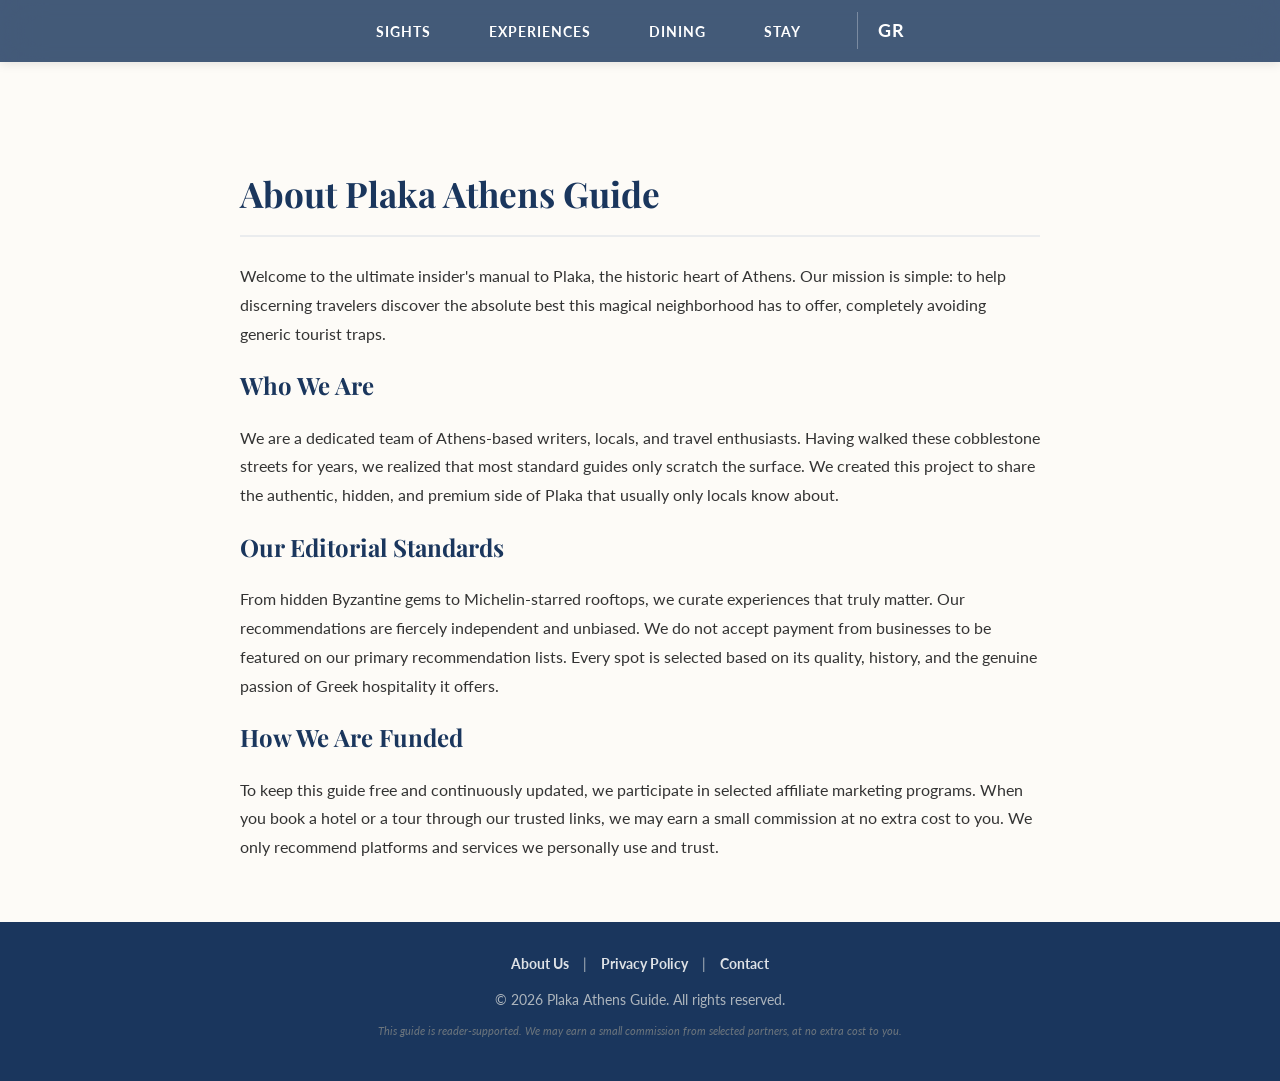
<file: about.html>
<!DOCTYPE html>
<html lang="en">
<head>
    <meta charset="UTF-8">
    <meta name="viewport" content="width=device-width, initial-scale=1.0">
    
    <title>About Us | Plaka Athens Guide</title>
    <meta name="description" content="About the Plaka Athens Guide — our mission, editorial philosophy, and commitment to independent, curated recommendations for travelers.">
    <link rel="canonical" href="https://plakaathens.github.io/about.html">

    <link rel="preconnect" href="https://fonts.googleapis.com">
    <link rel="preconnect" href="https://fonts.gstatic.com" crossorigin>
    <link href="https://fonts.googleapis.com/css2?family=Lato:wght@400;700&family=Playfair+Display:ital,wght@0,600;1,600&display=swap" rel="stylesheet">
    <link rel="stylesheet" href="style.css">

    <script nowprocket data-noptimize="1" data-cfasync="false" data-wpfc-render="false" seraph-accel-crit="1" data-no-defer="1">
      (function () {
          var script = document.createElement("script");
          script.async = 1;
          script.src = 'https://emrldtp.com/NTE4NDM5.js?t=518439';
          document.head.appendChild(script);
      })();
    </script>
</head>
<body>

    <a href="#main-content" class="skip-link">Skip to main content</a>

    <header>
        <nav class="main-nav" aria-label="Main navigation">
            <ul>
                <li><a href="index.html#attractions">Sights</a></li>
                <li><a href="index.html#tours">Experiences</a></li>
                <li><a href="index.html#restaurants">Dining</a></li>
                <li><a href="index.html#accommodation">Stay</a></li>
                <li><a href="index-el.html" class="lang-switch" lang="el" hreflang="el">GR</a></li>
            </ul>
        </nav>
    </header>

    <main class="page-wrapper" id="main-content" style="max-width: 800px; padding-top: 50px; min-height: 60vh;">
        <h2>About Plaka Athens Guide</h2>
        
        <p>Welcome to the ultimate insider's manual to Plaka, the historic heart of Athens. Our mission is simple: to help discerning travelers discover the absolute best this magical neighborhood has to offer, completely avoiding generic tourist traps.</p>
        
        <h3>Who We Are</h3>
        <p>We are a dedicated team of Athens-based writers, locals, and travel enthusiasts. Having walked these cobblestone streets for years, we realized that most standard guides only scratch the surface. We created this project to share the authentic, hidden, and premium side of Plaka that usually only locals know about.</p>

        <h3>Our Editorial Standards</h3>
        <p>From hidden Byzantine gems to Michelin-starred rooftops, we curate experiences that truly matter. Our recommendations are fiercely independent and unbiased. We do not accept payment from businesses to be featured on our primary recommendation lists. Every spot is selected based on its quality, history, and the genuine passion of Greek hospitality it offers.</p>
        
        <h3>How We Are Funded</h3>
        <p>To keep this guide free and continuously updated, we participate in selected affiliate marketing programs. When you book a hotel or a tour through our trusted links, we may earn a small commission at no extra cost to you. We only recommend platforms and services we personally use and trust.</p>
    </main>

    <footer>
        <div class="footer-links">
            <a href="about.html">About Us</a> | 
            <a href="privacy.html">Privacy Policy</a> | 
            <a href="contact.html">Contact</a>
        </div>
        <p class="footer-text">© <span id="yr"></span> Plaka Athens Guide. All rights reserved.</p>
        <p class="disclaimer">This guide is reader-supported. We may earn a small commission from selected partners, at no extra cost to you.</p>
    </footer>

    <script>document.getElementById('yr').textContent = new Date().getFullYear();</script>

</body>
</html>
</file>
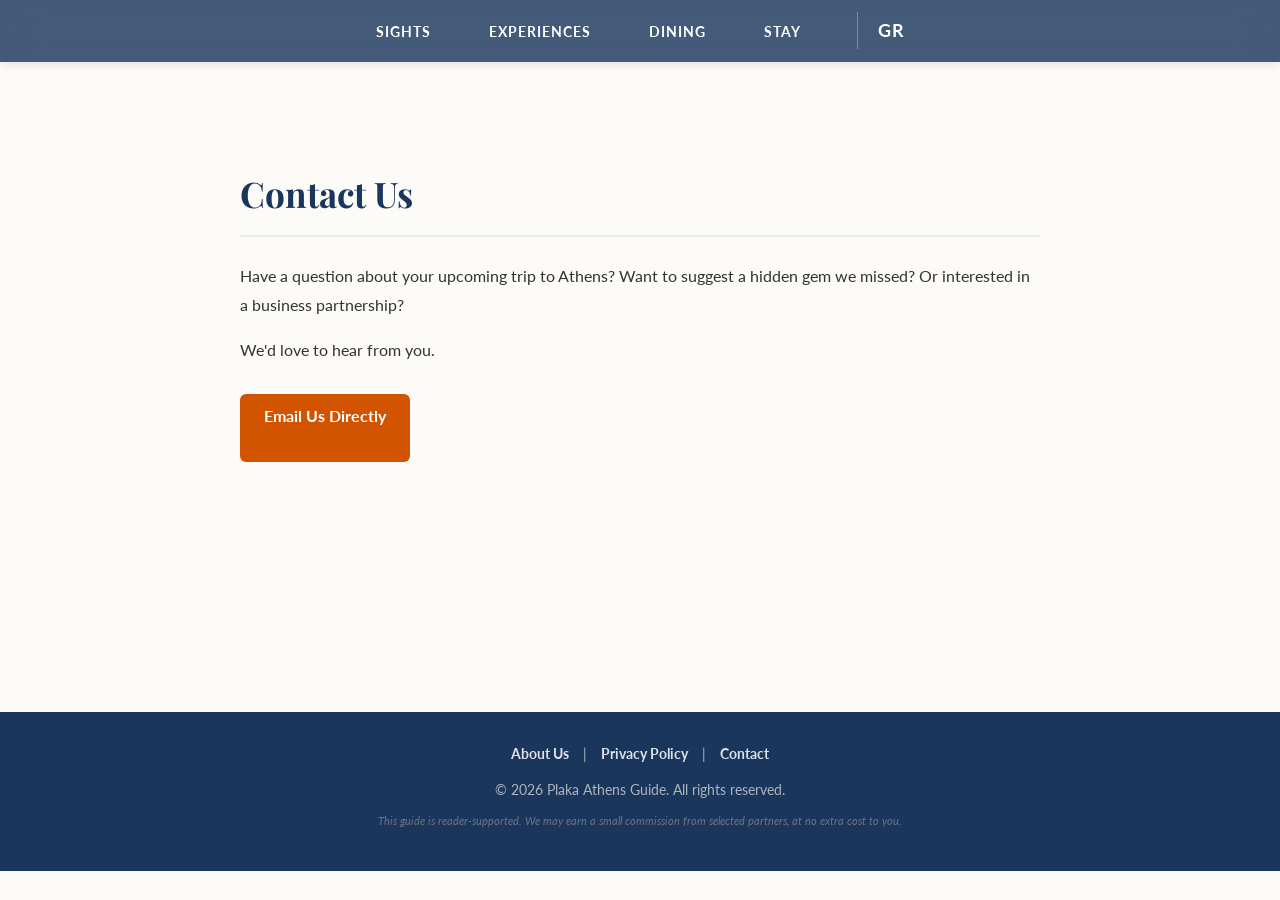
<file: contact.html>
<!DOCTYPE html>
<html lang="en">
<head>
    <meta charset="UTF-8">
    <meta name="viewport" content="width=device-width, initial-scale=1.0">
    
    <title>Contact | Plaka Athens Guide</title>
    <meta name="description" content="Contact the Plaka Athens Guide team. Questions, suggestions, or partnership enquiries — we'd love to hear from you.">
    <link rel="canonical" href="https://plakaathens.github.io/contact.html">
    <meta name="robots" content="noindex, follow">

    <link rel="preconnect" href="https://fonts.googleapis.com">
    <link rel="preconnect" href="https://fonts.gstatic.com" crossorigin>
    <link href="https://fonts.googleapis.com/css2?family=Lato:wght@400;700&family=Playfair+Display:ital,wght@0,600;1,600&display=swap" rel="stylesheet">
    <link rel="stylesheet" href="style.css">

    <script nowprocket data-noptimize="1" data-cfasync="false" data-wpfc-render="false" seraph-accel-crit="1" data-no-defer="1">
      (function () {
          var script = document.createElement("script");
          script.async = 1;
          script.src = 'https://emrldtp.com/NTE4NDM5.js?t=518439';
          document.head.appendChild(script);
      })();
    </script>
</head>
<body>

    <a href="#main-content" class="skip-link">Skip to main content</a>

    <header>
        <nav class="main-nav" aria-label="Main navigation">
            <ul>
                <li><a href="index.html#attractions">Sights</a></li>
                <li><a href="index.html#tours">Experiences</a></li>
                <li><a href="index.html#restaurants">Dining</a></li>
                <li><a href="index.html#accommodation">Stay</a></li>
                <li><a href="index-el.html" class="lang-switch" lang="el" hreflang="el">GR</a></li>
            </ul>
        </nav>
    </header>

    <main class="page-wrapper" id="main-content" style="max-width: 800px; padding-top: 50px; min-height: 60vh;">
        <h2>Contact Us</h2>
        <p>Have a question about your upcoming trip to Athens? Want to suggest a hidden gem we missed? Or interested in a business partnership?</p>
        <p>We'd love to hear from you.</p>
        
        <div style="margin-top: 30px;">
            <a href="mailto:mitsakars@gmail.com" class="cta-button">Email Us Directly</a>
        </div>
    </main>

    <footer>
        <div class="footer-links">
            <a href="about.html">About Us</a> | 
            <a href="privacy.html">Privacy Policy</a> | 
            <a href="contact.html">Contact</a>
        </div>
        <p class="footer-text">© <span id="yr"></span> Plaka Athens Guide. All rights reserved.</p>
        <p class="disclaimer">This guide is reader-supported. We may earn a small commission from selected partners, at no extra cost to you.</p>
    </footer>

    <script>document.getElementById('yr').textContent = new Date().getFullYear();</script>

</body>
</html>
</file>
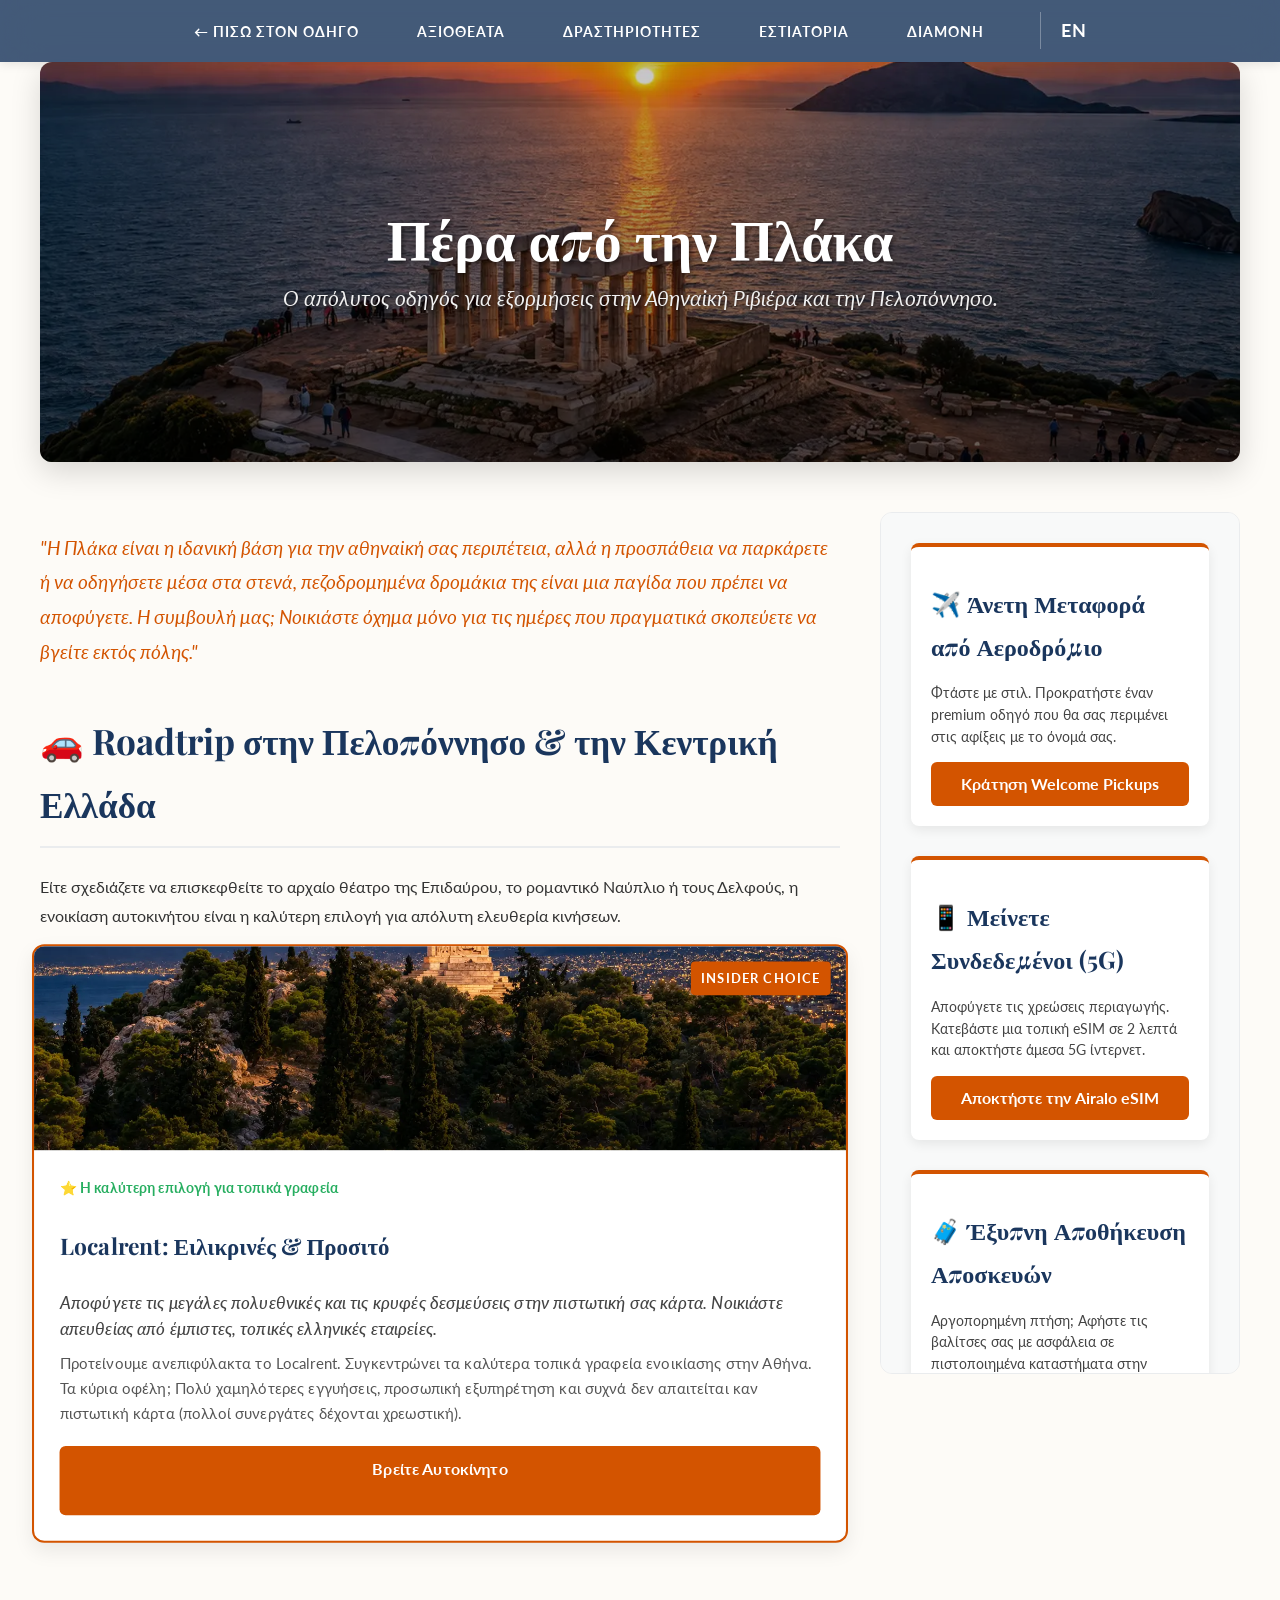
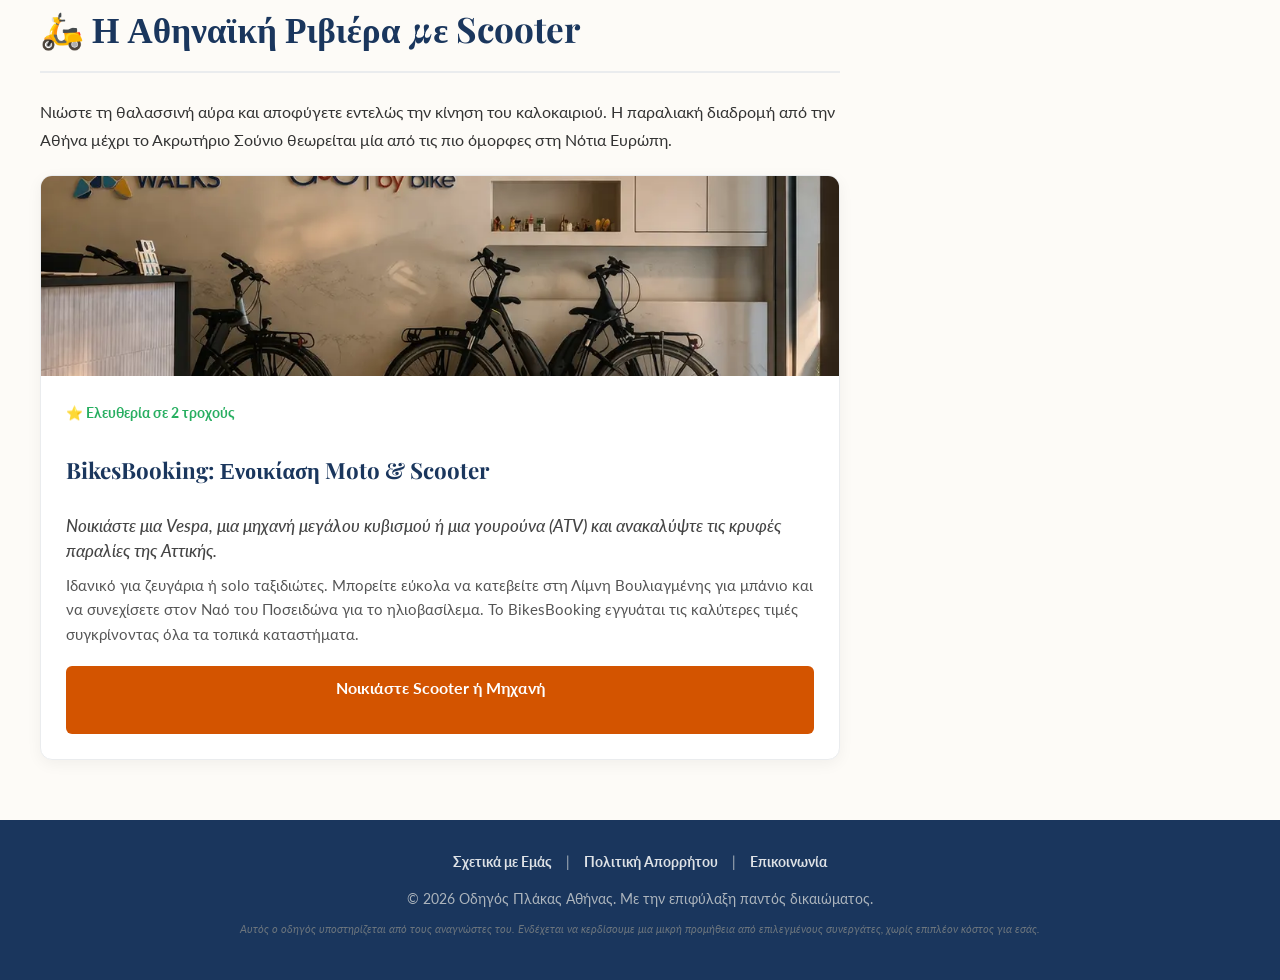
<file: day-trips-el.html>
<!DOCTYPE html>
<html lang="el">
<head>
    <meta charset="UTF-8">
    <meta name="viewport" content="width=device-width, initial-scale=1.0">

    <link rel="preconnect" href="https://fonts.googleapis.com">
    <link rel="preconnect" href="https://fonts.gstatic.com" crossorigin>

    <title>Εκδρομές & Αποδράσεις από την Αθήνα | Οδηγός Πλάκας</title>
    <meta name="description" content="Αποδράστε από την πόλη. Ανακαλύψτε τις καλύτερες επιλογές για ενοικίαση αυτοκινήτου και scooter για εκδρομές στην Αθηναϊκή Ριβιέρα και την Πελοπόννησο.">
    <link rel="canonical" href="https://plakaathens.github.io/day-trips-el.html">

    <meta name="robots" content="index, follow">

    <meta name="theme-color" content="#1A365D">
    <link rel="icon" href="/favicon.ico" sizes="any">
    <link rel="icon" href="/favicon.svg" type="image/svg+xml">
    <link rel="apple-touch-icon" href="/apple-touch-icon.png">

    <link href="https://fonts.googleapis.com/css2?family=Lato:wght@400;700&family=Playfair+Display:ital,wght@0,600;1,600&display=swap" rel="stylesheet">
    <link rel="stylesheet" href="style.css">

    <script nowprocket data-noptimize="1" data-cfasync="false" data-wpfc-render="false" seraph-accel-crit="1" data-no-defer="1">
      (function () {
          var script = document.createElement("script");
          script.async = 1;
          script.src = 'https://emrldtp.com/NTE4NDM5.js?t=518439';
          document.head.appendChild(script);
      })();
    </script>
</head>
<body>

    <a href="#main-content" class="skip-link">Μετάβαση στο περιεχόμενο</a>

    <header>
        <nav class="main-nav" aria-label="Κύρια πλοήγηση">
            <ul>
                <li><a href="index-el.html">← Πίσω στον Οδηγό</a></li>
                <li><a href="index-el.html#attractions">Αξιοθέατα</a></li>
                <li><a href="index-el.html#tours">Δραστηριότητες</a></li>
                <li><a href="index-el.html#restaurants">Εστιατόρια</a></li>
                <li><a href="index-el.html#accommodation">Διαμονή</a></li>
                <li><a href="day-trips.html" class="lang-switch" lang="en" hreflang="en">EN</a></li>
            </ul>
        </nav>
    </header>

    <div class="page-wrapper" id="main-content">
        
        <section class="hero-section" aria-label="Hero introduction" style="height: 400px;">
            <img class="hero-image" src="images/cape-sounion-poseidon-sunset.webp" alt="Ηλιοβασίλεμα στο Σούνιο" fetchpriority="high" width="1200" height="500">
            <div class="hero-content">
                <h1>Πέρα από την Πλάκα</h1>
                <p class="hero-subtitle">Ο απόλυτος οδηγός για εξορμήσεις στην Αθηναϊκή Ριβιέρα και την Πελοπόννησο.</p>
            </div>
        </section>

        <div class="columns-container">
            <main class="main-content" role="main">
                
                <div class="content-section">
                    <p class="intro-text" style="font-size: 1.2em; font-style: italic; color: var(--accent-color);">
                        "Η Πλάκα είναι η ιδανική βάση για την αθηναϊκή σας περιπέτεια, αλλά η προσπάθεια να παρκάρετε ή να οδηγήσετε μέσα στα στενά, πεζοδρομημένα δρομάκια της είναι μια παγίδα που πρέπει να αποφύγετε. Η συμβουλή μας; Νοικιάστε όχημα μόνο για τις ημέρες που πραγματικά σκοπεύετε να βγείτε εκτός πόλης."
                    </p>

                    <h2 style="margin-top: 40px;">🚗 Roadtrip στην Πελοπόννησο & την Κεντρική Ελλάδα</h2>
                    <p>Είτε σχεδιάζετε να επισκεφθείτε το αρχαίο θέατρο της Επιδαύρου, το ρομαντικό Ναύπλιο ή τους Δελφούς, η ενοικίαση αυτοκινήτου είναι η καλύτερη επιλογή για απόλυτη ελευθερία κινήσεων.</p>
                    
                    <div class="card featured" style="margin-top: 20px;">
                        <span class="featured-badge">Insider Choice</span>
                        <img class="card-img" src="images/philopappos-hill-view-sunset.webp" alt="Θέα για Roadtrip" loading="lazy" width="600" height="200">
                        <div class="card-content">
                            <span class="trust-badge">⭐ Η καλύτερη επιλογή για τοπικά γραφεία</span>
                            <h3>Localrent: Ειλικρινές & Προσιτό</h3>
                            <p class="hook-text">Αποφύγετε τις μεγάλες πολυεθνικές και τις κρυφές δεσμεύσεις στην πιστωτική σας κάρτα. Νοικιάστε απευθείας από έμπιστες, τοπικές ελληνικές εταιρείες.</p>
                            
                            <p class="details-text" style="margin-bottom: 20px;">
                                Προτείνουμε ανεπιφύλακτα το Localrent. Συγκεντρώνει τα καλύτερα τοπικά γραφεία ενοικίασης στην Αθήνα. Τα κύρια οφέλη; Πολύ χαμηλότερες εγγυήσεις, προσωπική εξυπηρέτηση και συχνά δεν απαιτείται καν πιστωτική κάρτα (πολλοί συνεργάτες δέχονται χρεωστική).
                            </p>
                            
                            <a href="https://localrent.tpx.gr/3Luc3vEp" target="_blank" rel="noopener noreferrer" class="cta-button" style="margin-top: auto;">Βρείτε Αυτοκίνητο</a>
                        </div>
                    </div>

                    <h2 style="margin-top: 60px;">🛵 Η Αθηναϊκή Ριβιέρα με Scooter</h2>
                    <p>Νιώστε τη θαλασσινή αύρα και αποφύγετε εντελώς την κίνηση του καλοκαιριού. Η παραλιακή διαδρομή από την Αθήνα μέχρι το Ακρωτήριο Σούνιο θεωρείται μία από τις πιο όμορφες στη Νότια Ευρώπη.</p>

                    <div class="card" style="margin-top: 20px;">
                        <img class="card-img" src="images/athens-ebike-tour.webp" alt="Εξερεύνηση σε δύο τροχούς" loading="lazy" width="600" height="200">
                        <div class="card-content">
                            <span class="trust-badge">⭐ Ελευθερία σε 2 τροχούς</span>
                            <h3>BikesBooking: Ενοικίαση Moto & Scooter</h3>
                            <p class="hook-text">Νοικιάστε μια Vespa, μια μηχανή μεγάλου κυβισμού ή μια γουρούνα (ATV) και ανακαλύψτε τις κρυφές παραλίες της Αττικής.</p>
                            
                            <p class="details-text" style="margin-bottom: 20px;">
                                Ιδανικό για ζευγάρια ή solo ταξιδιώτες. Μπορείτε εύκολα να κατεβείτε στη Λίμνη Βουλιαγμένης για μπάνιο και να συνεχίσετε στον Ναό του Ποσειδώνα για το ηλιοβασίλεμα. Το BikesBooking εγγυάται τις καλύτερες τιμές συγκρίνοντας όλα τα τοπικά καταστήματα.
                            </p>
                            
                            <a href="https://bikesbooking.tpx.gr/OrqBHsTW" target="_blank" rel="noopener noreferrer" class="cta-button" style="margin-top: auto;">Νοικιάστε Scooter ή Μηχανή</a>
                        </div>
                    </div>

                </div>

            </main>

            <aside class="sidebar" role="complementary">
                <div class="sidebar-section">
                    <div class="widget-card">
                        <h3>✈️ Άνετη Μεταφορά από Αεροδρόμιο</h3>
                        <p class="widget-text">Φτάστε με στιλ. Προκρατήστε έναν premium οδηγό που θα σας περιμένει στις αφίξεις με το όνομά σας.</p>
                        <a href="https://tpx.gr/U0SCGMy8" target="_blank" rel="noopener noreferrer" class="cta-button cta-full">Κράτηση Welcome Pickups</a>
                    </div>
                </div>

                <div class="sidebar-section">
                    <div class="widget-card">
                        <h3>📱 Μείνετε Συνδεδεμένοι (5G)</h3>
                        <p class="widget-text">Αποφύγετε τις χρεώσεις περιαγωγής. Κατεβάστε μια τοπική eSIM σε 2 λεπτά και αποκτήστε άμεσα 5G ίντερνετ.</p>
                        <a href="https://airalo.tpx.gr/tTw2WG18" target="_blank" rel="noopener noreferrer" class="cta-button cta-full">Αποκτήστε την Airalo eSIM</a>
                    </div>
                </div>

                <div class="sidebar-section">
                    <div class="widget-card">
                        <h3>🧳 Έξυπνη Αποθήκευση Αποσκευών</h3>
                        <p class="widget-text">Αργοπορημένη πτήση; Αφήστε τις βαλίτσες σας με ασφάλεια σε πιστοποιημένα καταστήματα στην Πλάκα.</p>
                        <a href="https://radicalstorage.tpx.gr/oJnG5MhS" target="_blank" rel="noopener noreferrer" class="cta-button cta-full">Βρείτε Χώρο στην Πλάκα</a>
                    </div>
                </div>
            </aside>
            
        </div> 
    </div> 

    <footer>
        <div class="footer-links">
            <a href="about.html">Σχετικά με Εμάς</a> | 
            <a href="privacy.html">Πολιτική Απορρήτου</a> | 
            <a href="contact.html">Επικοινωνία</a>
        </div>
        <p class="footer-text">© <span id="yr"></span> Οδηγός Πλάκας Αθήνας. Με την επιφύλαξη παντός δικαιώματος.</p>
        <p class="disclaimer">Αυτός ο οδηγός υποστηρίζεται από τους αναγνώστες του. Ενδέχεται να κερδίσουμε μια μικρή προμήθεια από επιλεγμένους συνεργάτες, χωρίς επιπλέον κόστος για εσάς.</p>
    </footer>

    <script>document.getElementById('yr').textContent = new Date().getFullYear();</script>

</body>
</html>
</file>
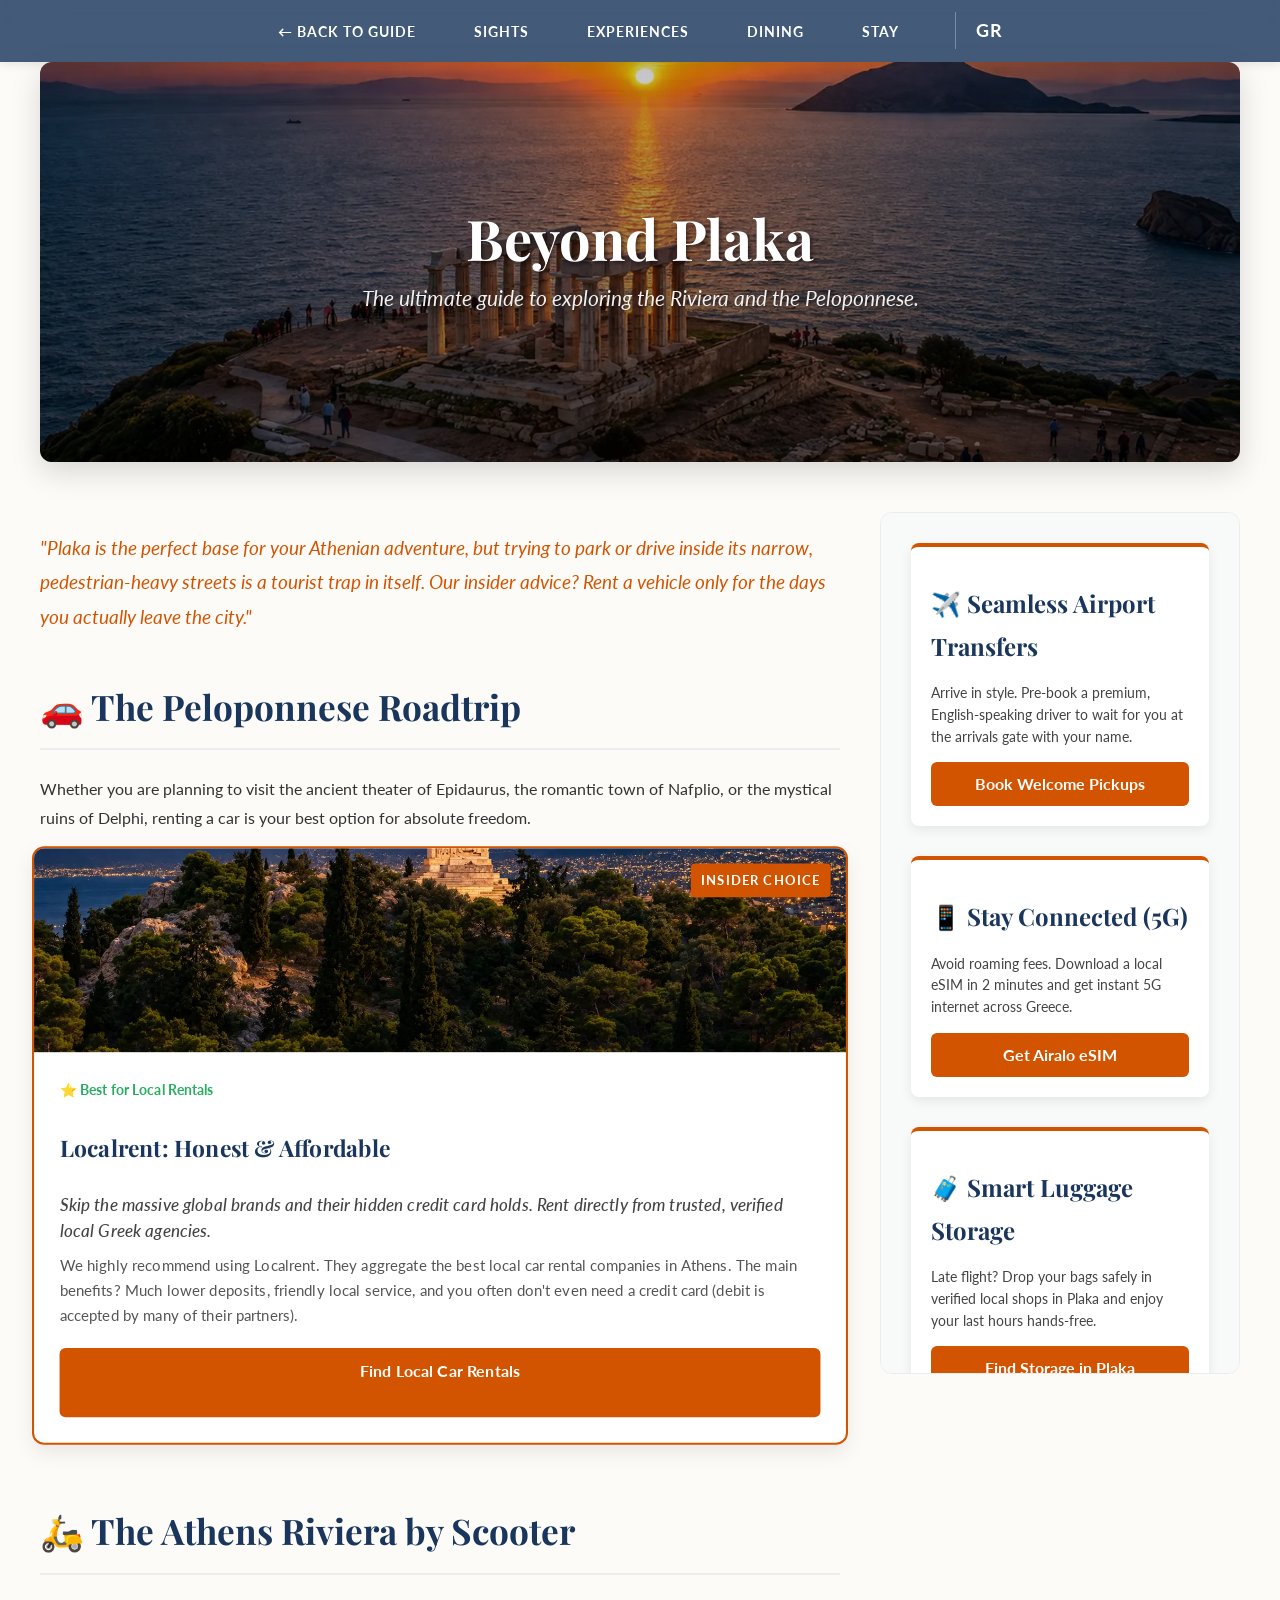
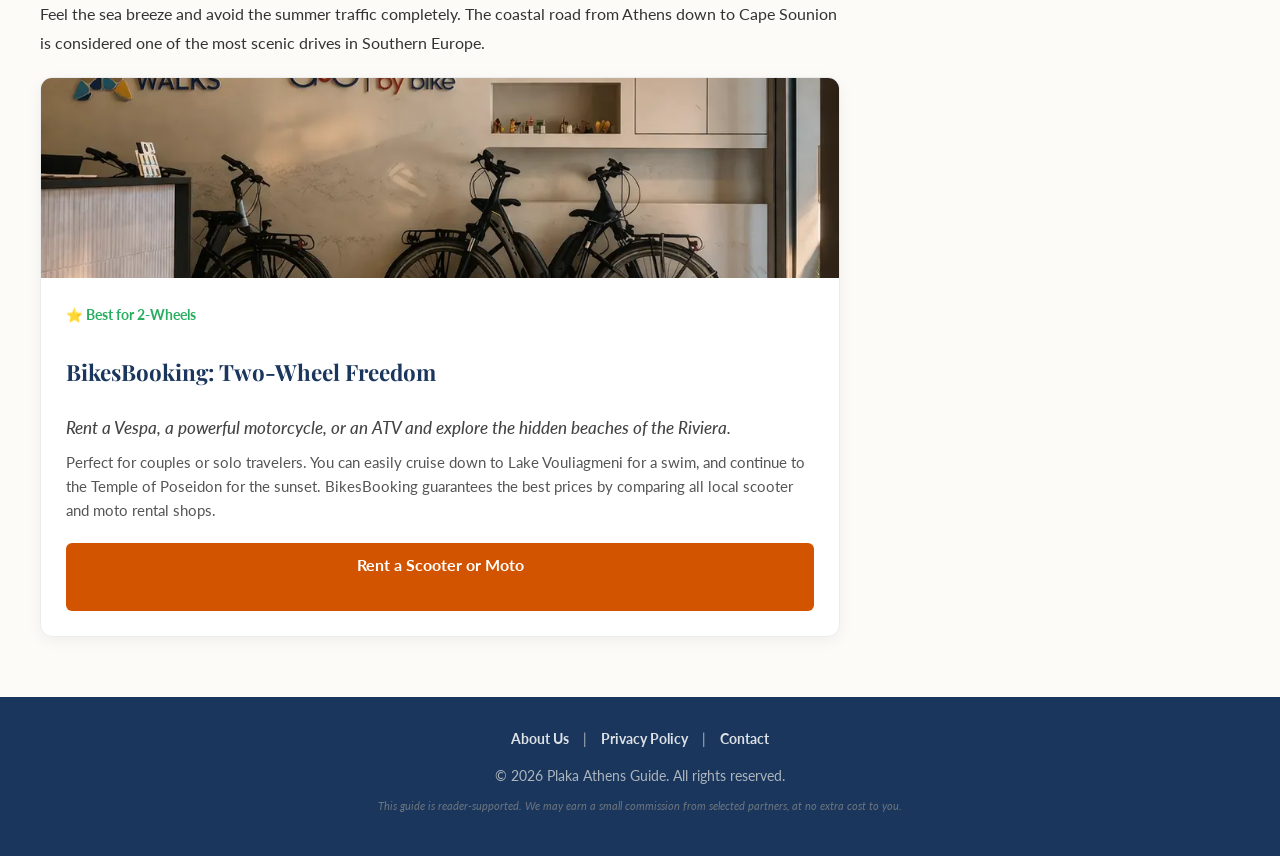
<file: day-trips.html>
<!DOCTYPE html>
<html lang="en">
<head>
    <meta charset="UTF-8">
    <meta name="viewport" content="width=device-width, initial-scale=1.0">

    <link rel="preconnect" href="https://fonts.googleapis.com">
    <link rel="preconnect" href="https://fonts.gstatic.com" crossorigin>

    <title>Day Trips & Escapes from Athens | Plaka Guide</title>
    <meta name="description" content="Escape the city. Discover the best car and scooter rentals for day trips to the Athens Riviera, Cape Sounion, and the Peloponnese.">
    <link rel="canonical" href="https://plakaathens.github.io/day-trips.html">

    <meta name="robots" content="index, follow">

    <meta name="theme-color" content="#1A365D">
    <link rel="icon" href="/favicon.ico" sizes="any">
    <link rel="icon" href="/favicon.svg" type="image/svg+xml">
    <link rel="apple-touch-icon" href="/apple-touch-icon.png">

    <link href="https://fonts.googleapis.com/css2?family=Lato:wght@400;700&family=Playfair+Display:ital,wght@0,600;1,600&display=swap" rel="stylesheet">
    <link rel="stylesheet" href="style.css">

    <script nowprocket data-noptimize="1" data-cfasync="false" data-wpfc-render="false" seraph-accel-crit="1" data-no-defer="1">
      (function () {
          var script = document.createElement("script");
          script.async = 1;
          script.src = 'https://emrldtp.com/NTE4NDM5.js?t=518439';
          document.head.appendChild(script);
      })();
    </script>
</head>
<body>

    <a href="#main-content" class="skip-link">Skip to main content</a>

    <header>
        <nav class="main-nav" aria-label="Main navigation">
            <ul>
                <li><a href="index.html">← Back to Guide</a></li>
                <li><a href="index.html#attractions">Sights</a></li>
                <li><a href="index.html#tours">Experiences</a></li>
                <li><a href="index.html#restaurants">Dining</a></li>
                <li><a href="index.html#accommodation">Stay</a></li>
                <li><a href="day-trips-el.html" class="lang-switch" lang="el" hreflang="el">GR</a></li>
            </ul>
        </nav>
    </header>

    <div class="page-wrapper" id="main-content">
        
        <section class="hero-section" aria-label="Hero introduction" style="height: 400px;">
            <img class="hero-image" src="images/cape-sounion-poseidon-sunset.webp" alt="Sunset view for a road trip" fetchpriority="high" width="1200" height="500">
            <div class="hero-content">
                <h1>Beyond Plaka</h1>
                <p class="hero-subtitle">The ultimate guide to exploring the Riviera and the Peloponnese.</p>
            </div>
        </section>

        <div class="columns-container">
            <main class="main-content" role="main">
                
                <div class="content-section">
                    <p class="intro-text" style="font-size: 1.2em; font-style: italic; color: var(--accent-color);">
                        "Plaka is the perfect base for your Athenian adventure, but trying to park or drive inside its narrow, pedestrian-heavy streets is a tourist trap in itself. Our insider advice? Rent a vehicle only for the days you actually leave the city."
                    </p>

                    <h2 style="margin-top: 40px;">🚗 The Peloponnese Roadtrip</h2>
                    <p>Whether you are planning to visit the ancient theater of Epidaurus, the romantic town of Nafplio, or the mystical ruins of Delphi, renting a car is your best option for absolute freedom.</p>
                    
                    <div class="card featured" style="margin-top: 20px;">
                        <span class="featured-badge">Insider Choice</span>
                        <img class="card-img" src="images/philopappos-hill-view-sunset.webp" alt="Scenic view for road trips" loading="lazy" width="600" height="200">
                        <div class="card-content">
                            <span class="trust-badge">⭐ Best for Local Rentals</span>
                            <h3>Localrent: Honest & Affordable</h3>
                            <p class="hook-text">Skip the massive global brands and their hidden credit card holds. Rent directly from trusted, verified local Greek agencies.</p>
                            
                            <p class="details-text" style="margin-bottom: 20px;">
                                We highly recommend using Localrent. They aggregate the best local car rental companies in Athens. The main benefits? Much lower deposits, friendly local service, and you often don't even need a credit card (debit is accepted by many of their partners).
                            </p>
                            
                            <a href="https://localrent.tpx.gr/3Luc3vEp" target="_blank" rel="noopener noreferrer" class="cta-button" style="margin-top: auto;">Find Local Car Rentals</a>
                        </div>
                    </div>

                    <h2 style="margin-top: 60px;">🛵 The Athens Riviera by Scooter</h2>
                    <p>Feel the sea breeze and avoid the summer traffic completely. The coastal road from Athens down to Cape Sounion is considered one of the most scenic drives in Southern Europe.</p>

                    <div class="card" style="margin-top: 20px;">
                        <img class="card-img" src="images/athens-ebike-tour.webp" alt="Two-wheel exploration" loading="lazy" width="600" height="200">
                        <div class="card-content">
                            <span class="trust-badge">⭐ Best for 2-Wheels</span>
                            <h3>BikesBooking: Two-Wheel Freedom</h3>
                            <p class="hook-text">Rent a Vespa, a powerful motorcycle, or an ATV and explore the hidden beaches of the Riviera.</p>
                            
                            <p class="details-text" style="margin-bottom: 20px;">
                                Perfect for couples or solo travelers. You can easily cruise down to Lake Vouliagmeni for a swim, and continue to the Temple of Poseidon for the sunset. BikesBooking guarantees the best prices by comparing all local scooter and moto rental shops.
                            </p>
                            
                            <a href="https://bikesbooking.tpx.gr/OrqBHsTW" target="_blank" rel="noopener noreferrer" class="cta-button" style="margin-top: auto;">Rent a Scooter or Moto</a>
                        </div>
                    </div>

                </div>

            </main>

            <aside class="sidebar" role="complementary">
                <div class="sidebar-section">
                    <div class="widget-card">
                        <h3>✈️ Seamless Airport Transfers</h3>
                        <p class="widget-text">Arrive in style. Pre-book a premium, English-speaking driver to wait for you at the arrivals gate with your name.</p>
                        <a href="https://tpx.gr/U0SCGMy8" target="_blank" rel="noopener noreferrer" class="cta-button cta-full">Book Welcome Pickups</a>
                    </div>
                </div>

                <div class="sidebar-section">
                    <div class="widget-card">
                        <h3>📱 Stay Connected (5G)</h3>
                        <p class="widget-text">Avoid roaming fees. Download a local eSIM in 2 minutes and get instant 5G internet across Greece.</p>
                        <a href="https://airalo.tpx.gr/tTw2WG18" target="_blank" rel="noopener noreferrer" class="cta-button cta-full">Get Airalo eSIM</a>
                    </div>
                </div>

                <div class="sidebar-section">
                    <div class="widget-card">
                        <h3>🧳 Smart Luggage Storage</h3>
                        <p class="widget-text">Late flight? Drop your bags safely in verified local shops in Plaka and enjoy your last hours hands-free.</p>
                        <a href="https://radicalstorage.tpx.gr/oJnG5MhS" target="_blank" rel="noopener noreferrer" class="cta-button cta-full">Find Storage in Plaka</a>
                    </div>
                </div>
            </aside>
            
        </div> 
    </div> 

    <footer>
        <div class="footer-links">
            <a href="about.html">About Us</a> | 
            <a href="privacy.html">Privacy Policy</a> | 
            <a href="contact.html">Contact</a>
        </div>
        <p class="footer-text">© <span id="yr"></span> Plaka Athens Guide. All rights reserved.</p>
        <p class="disclaimer">This guide is reader-supported. We may earn a small commission from selected partners, at no extra cost to you.</p>
    </footer>

    <script>document.getElementById('yr').textContent = new Date().getFullYear();</script>

</body>
</html>
</file>
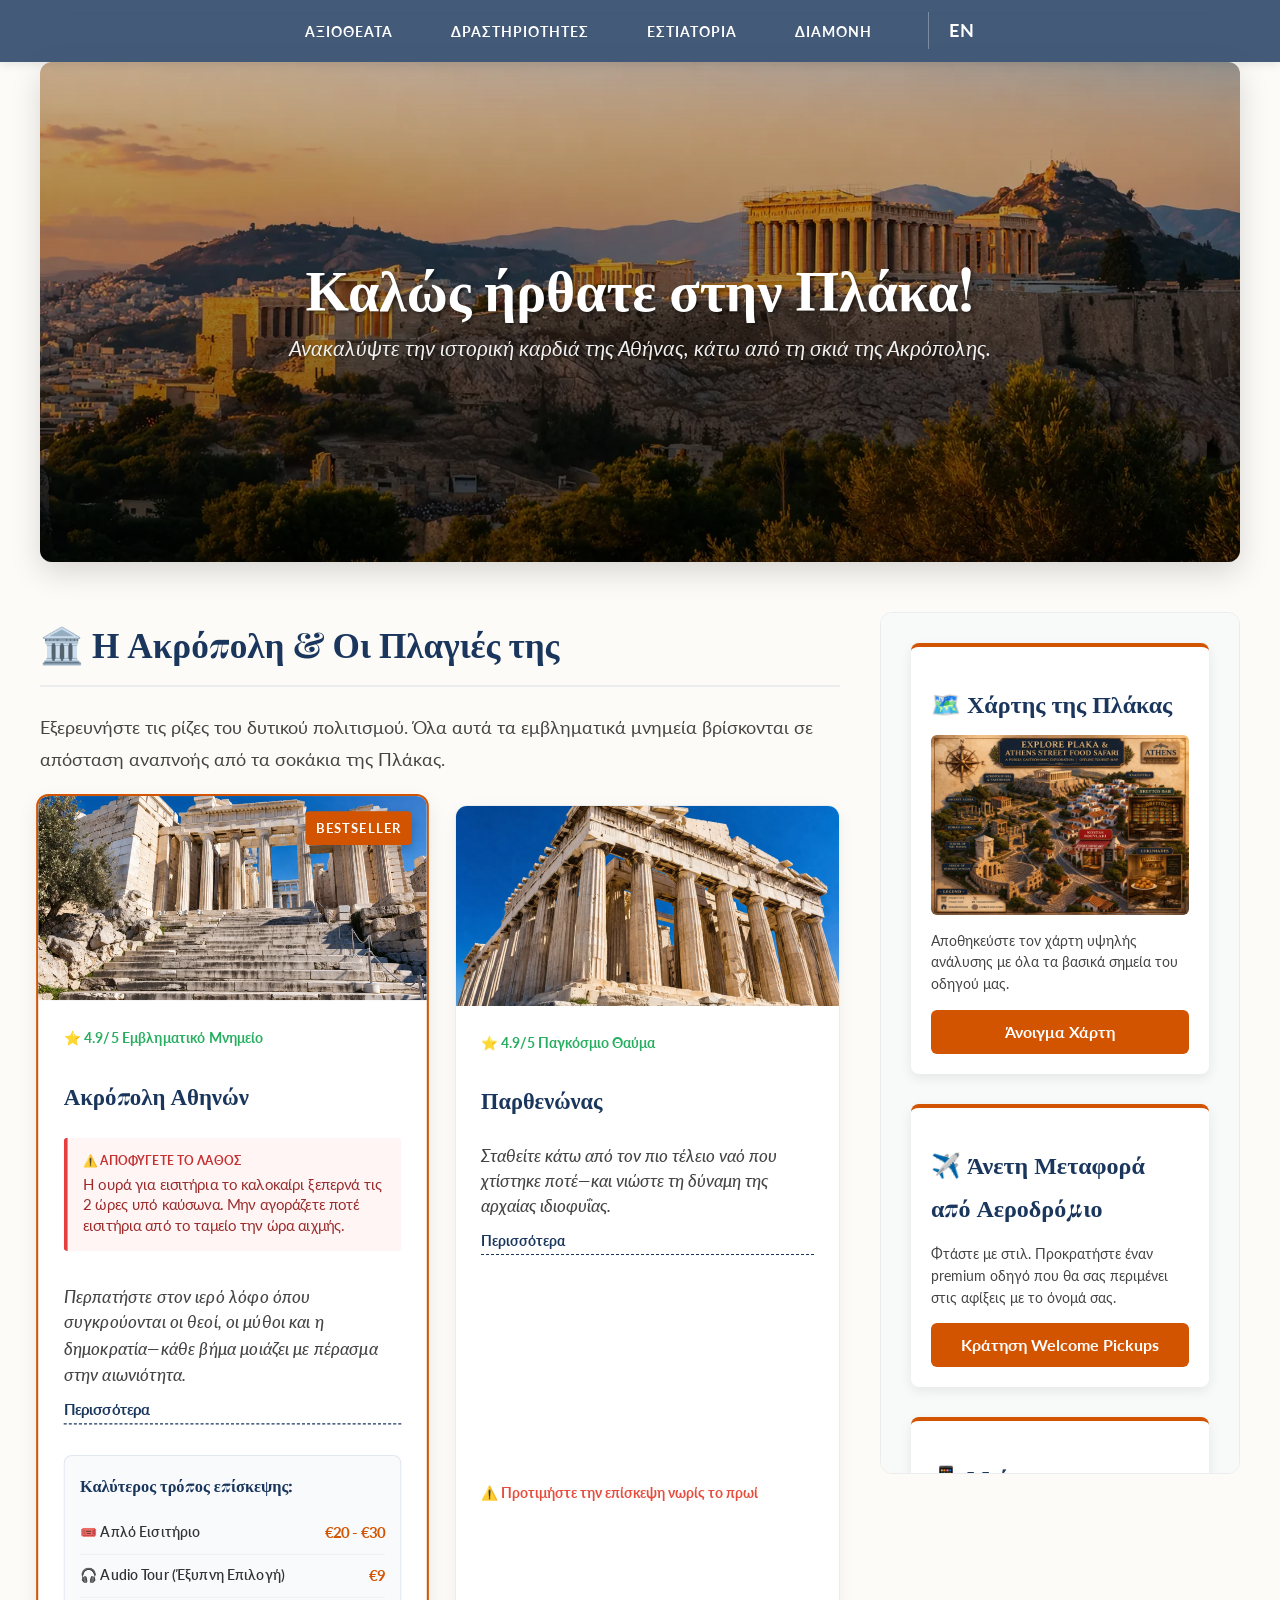
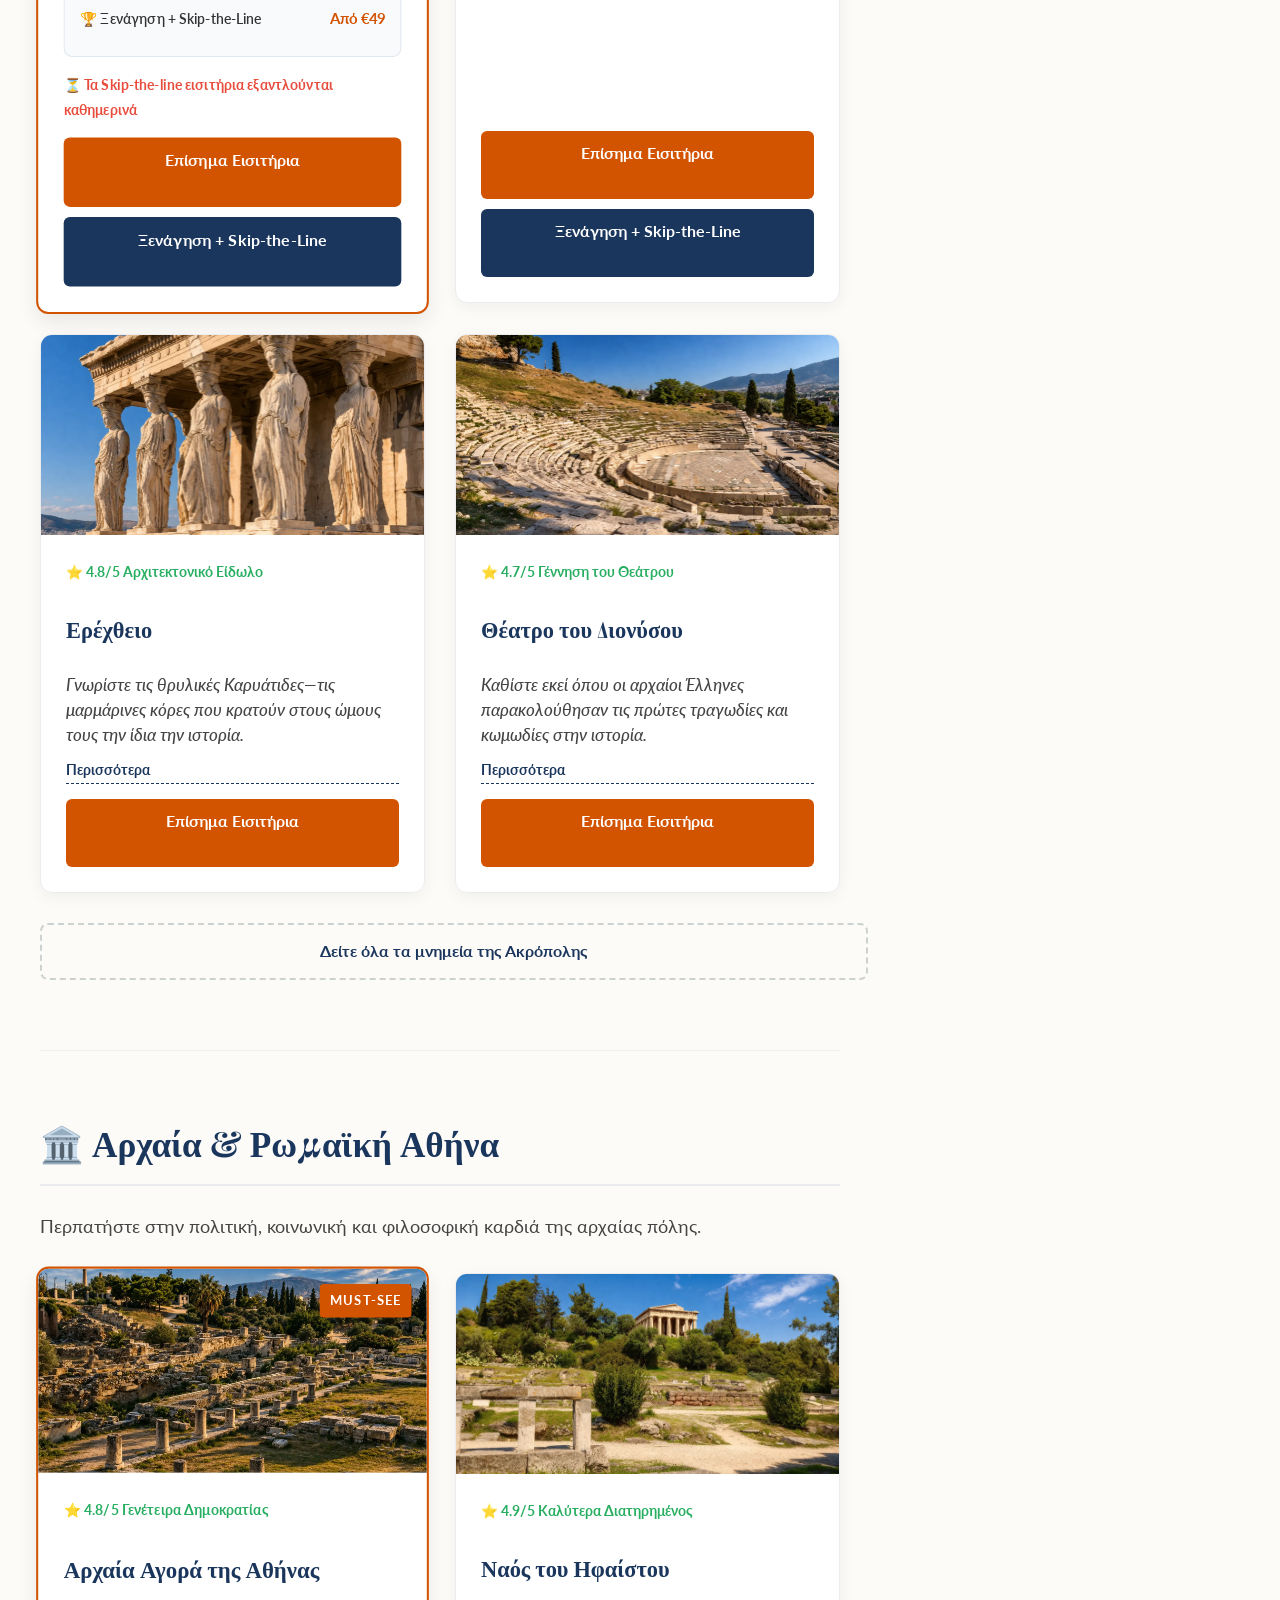
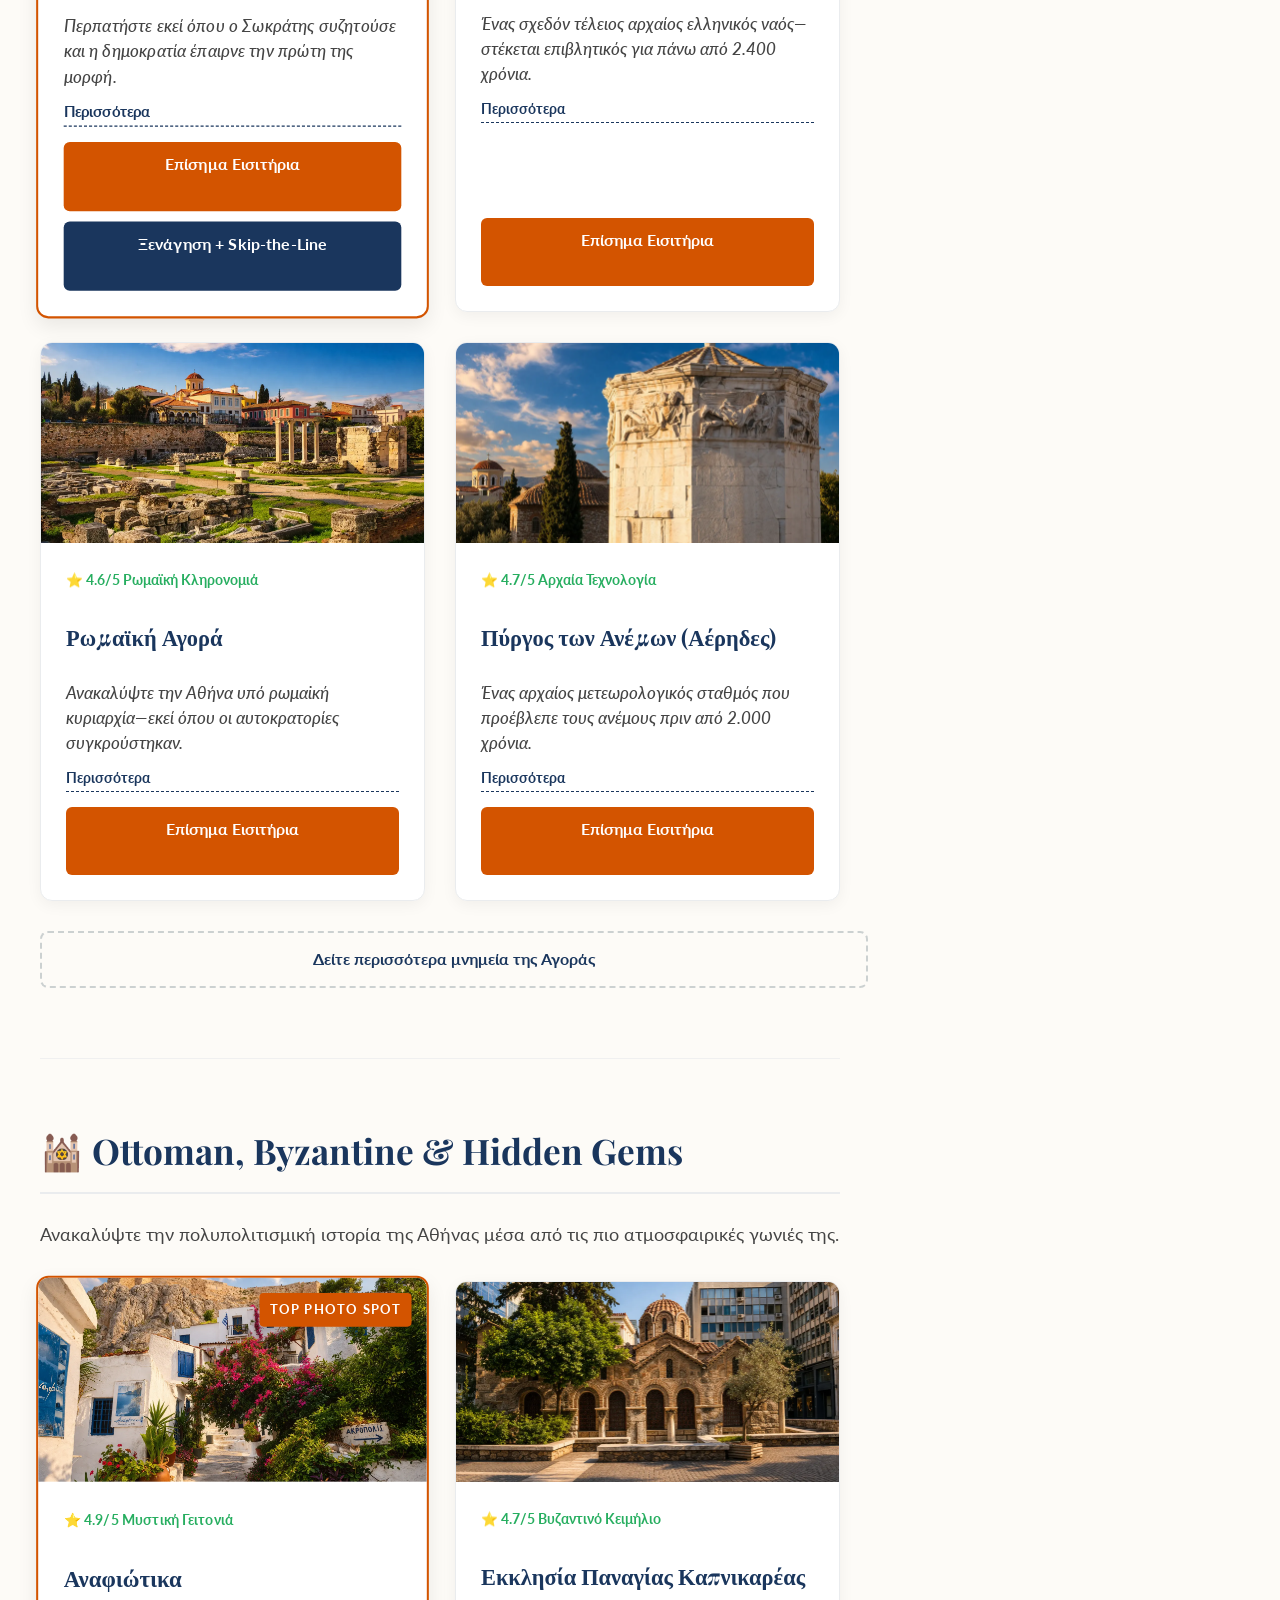
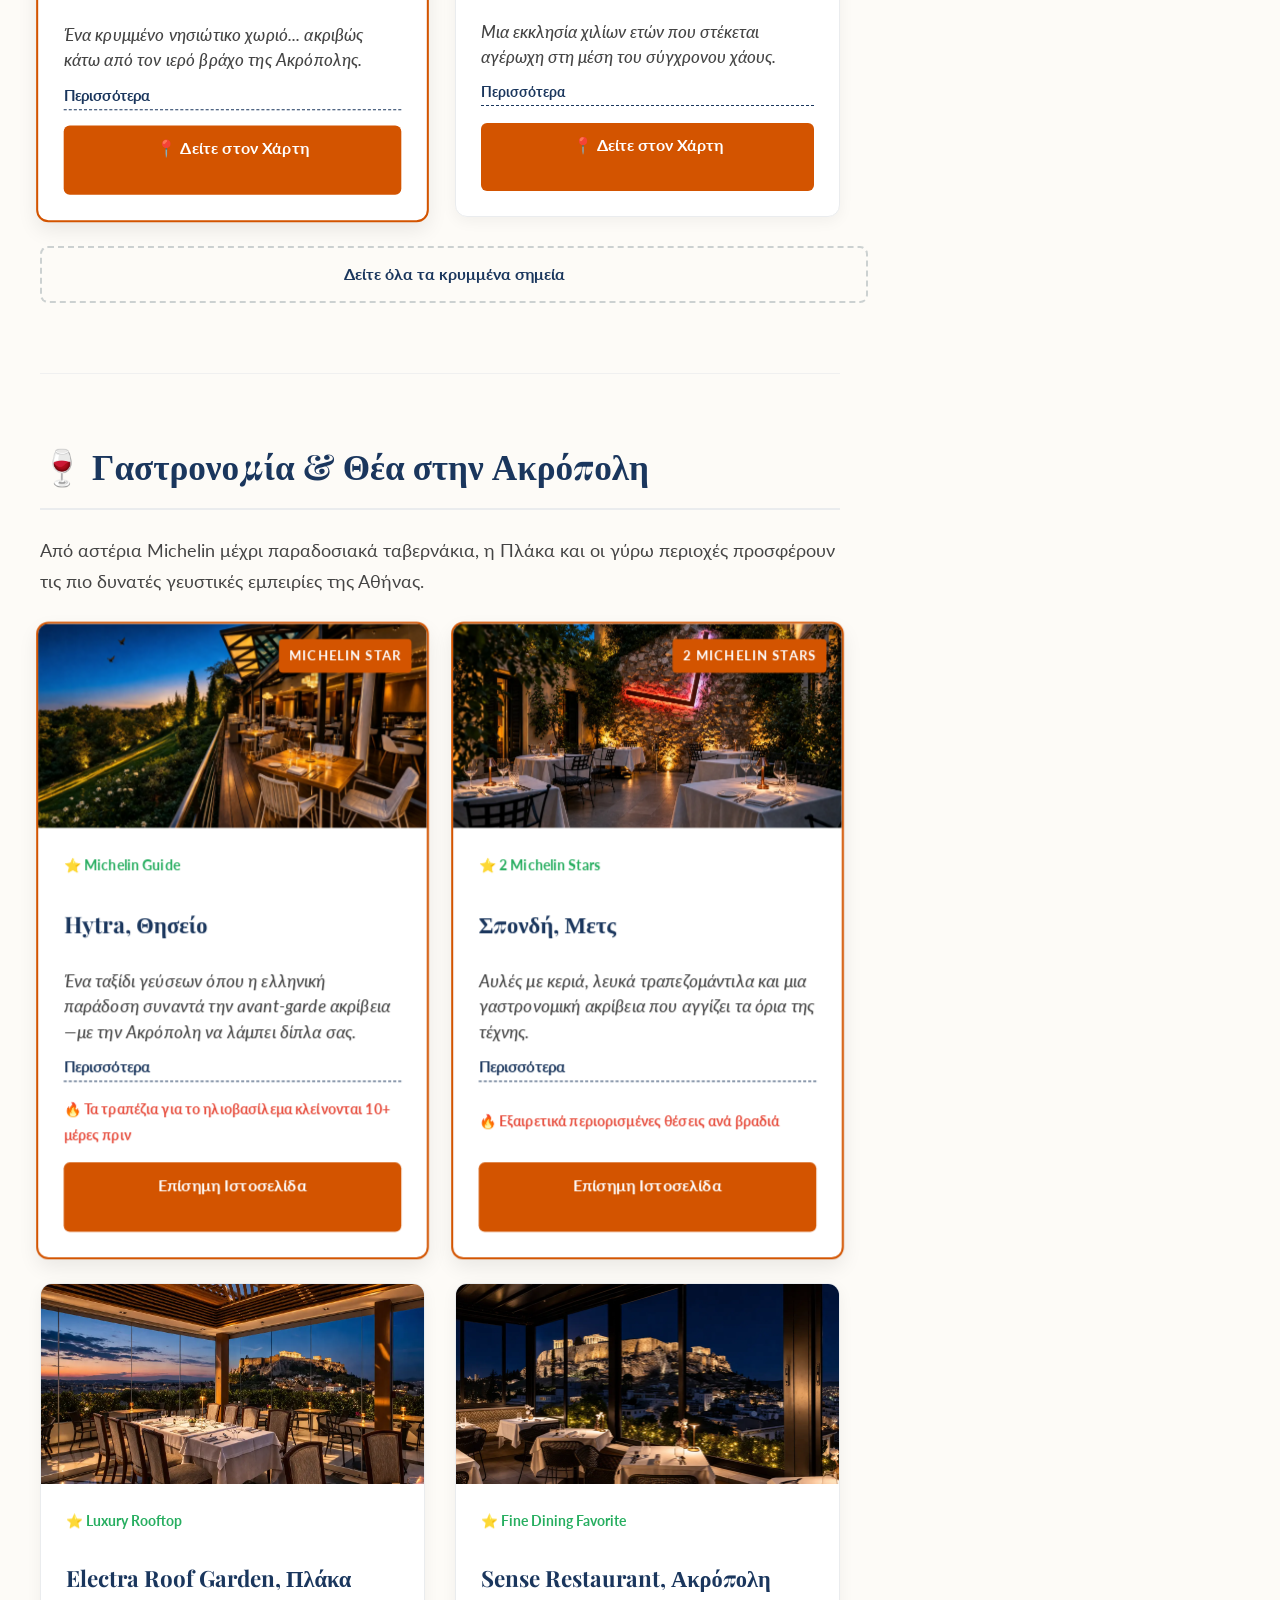
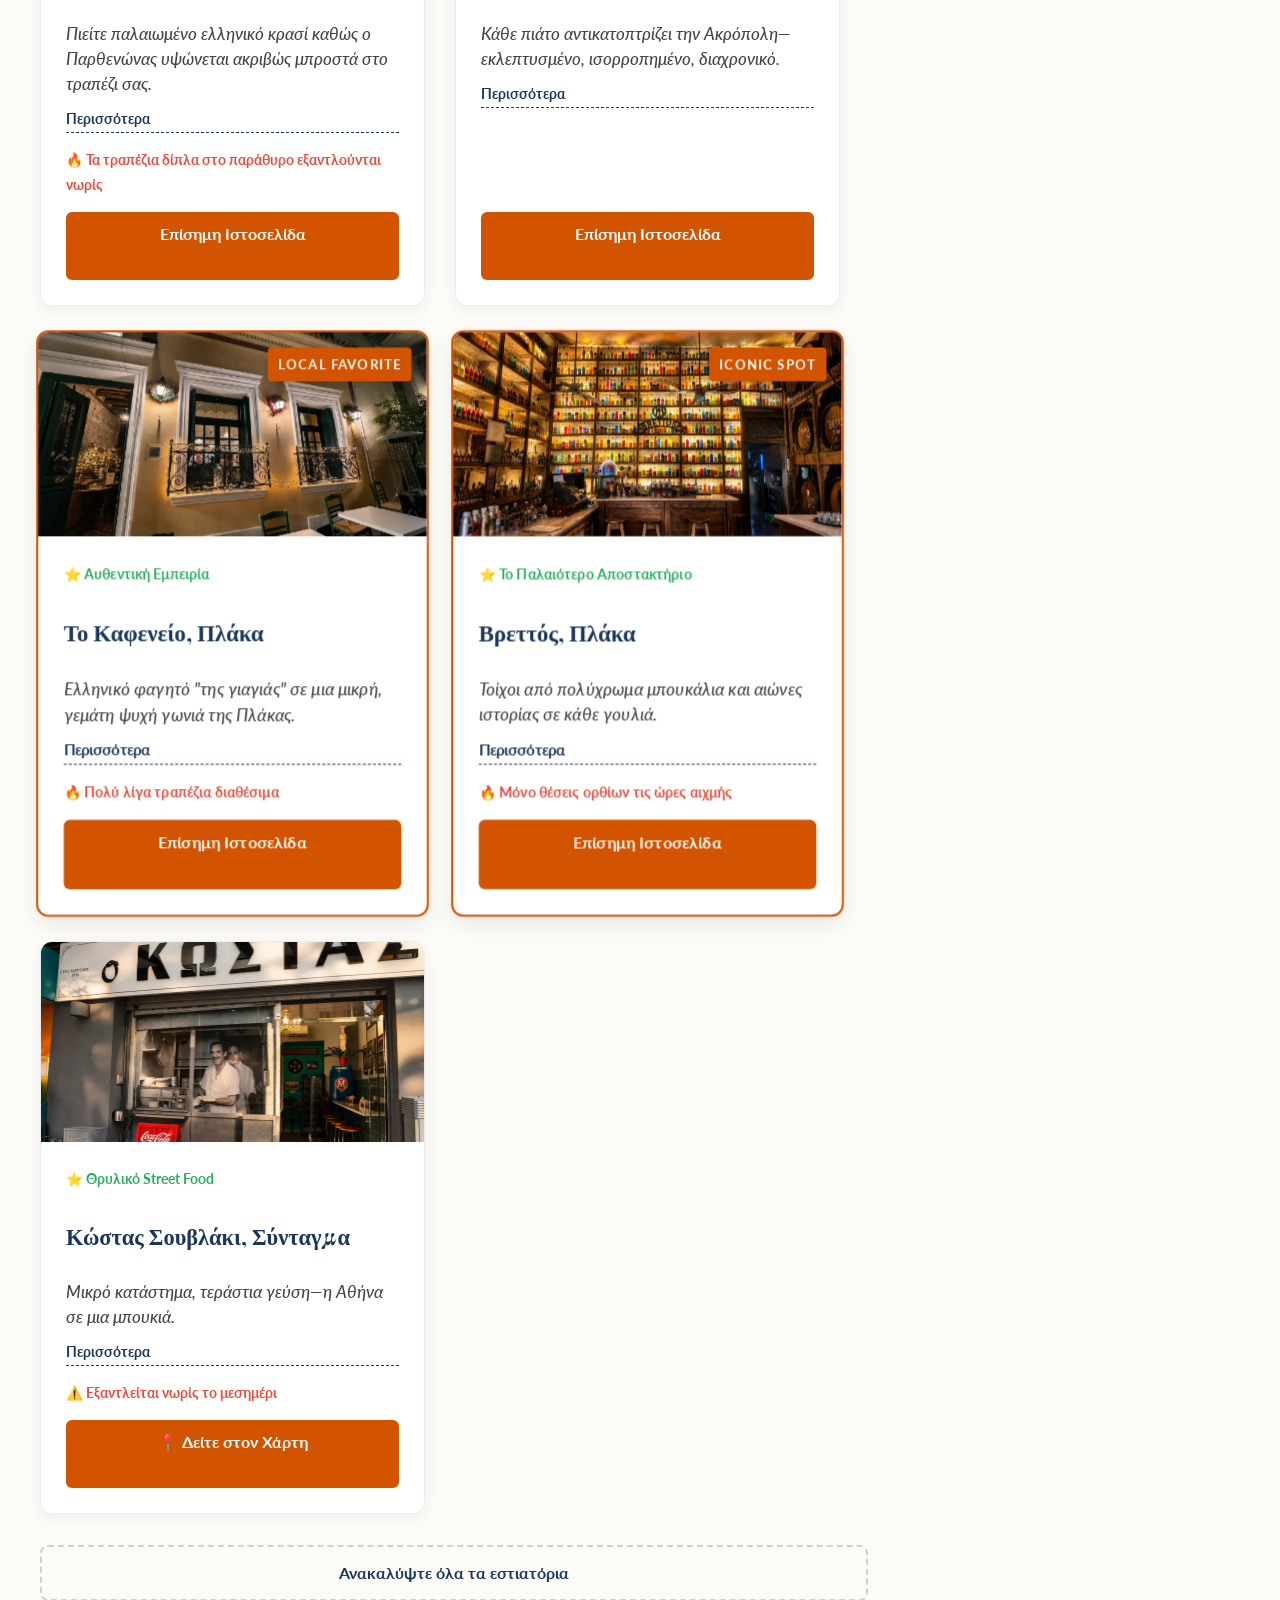
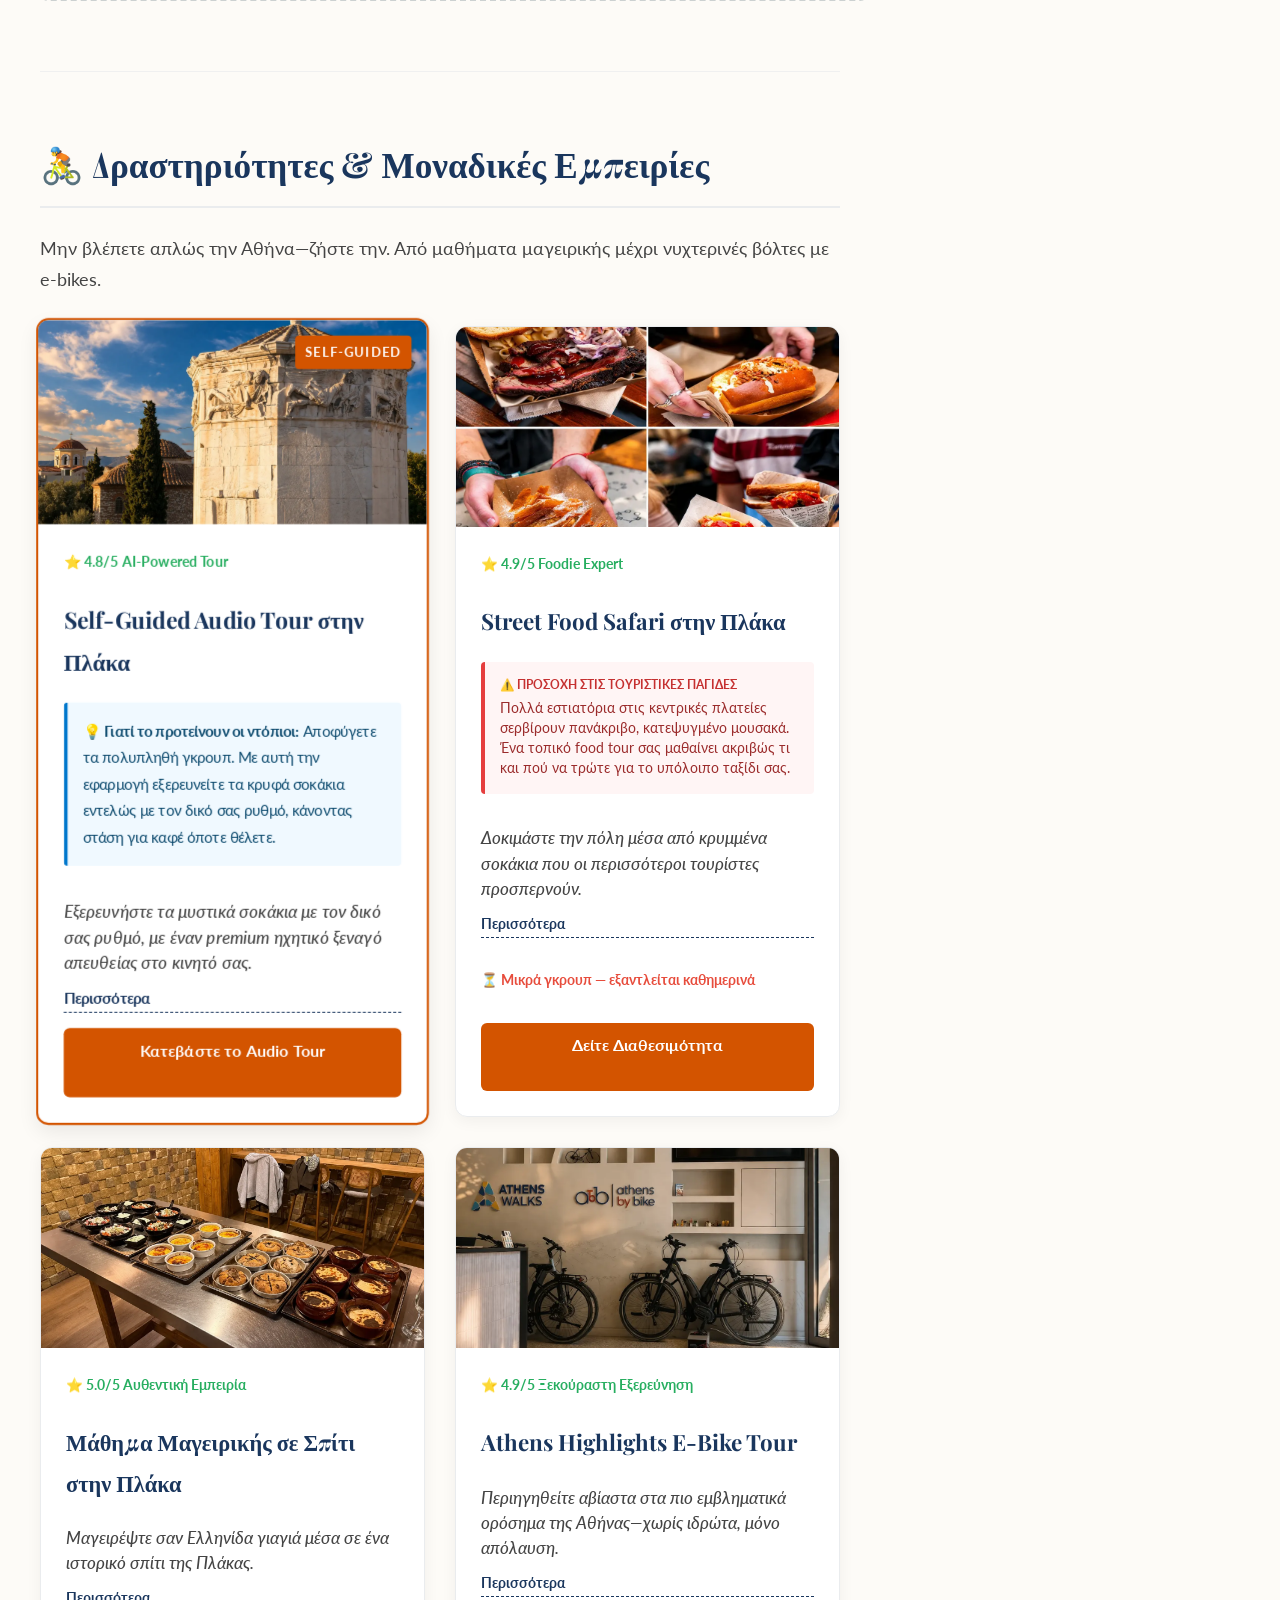
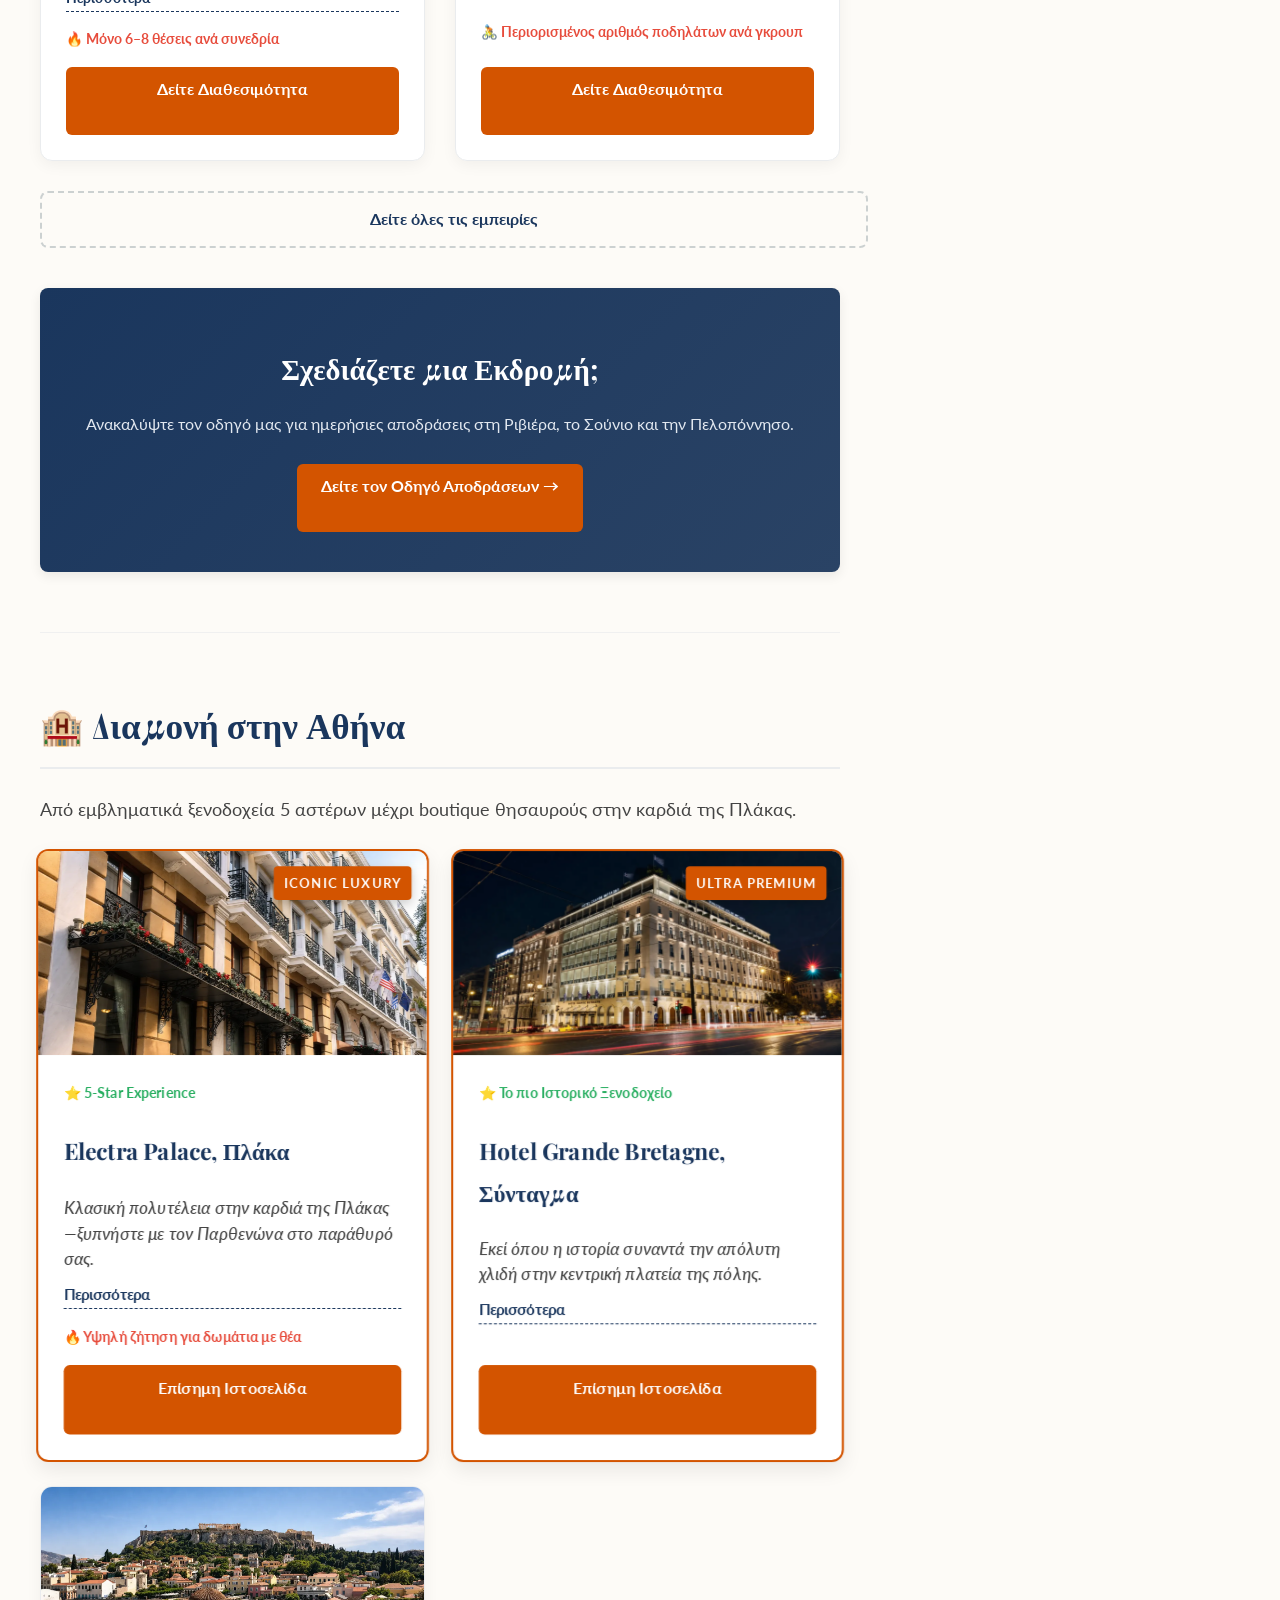
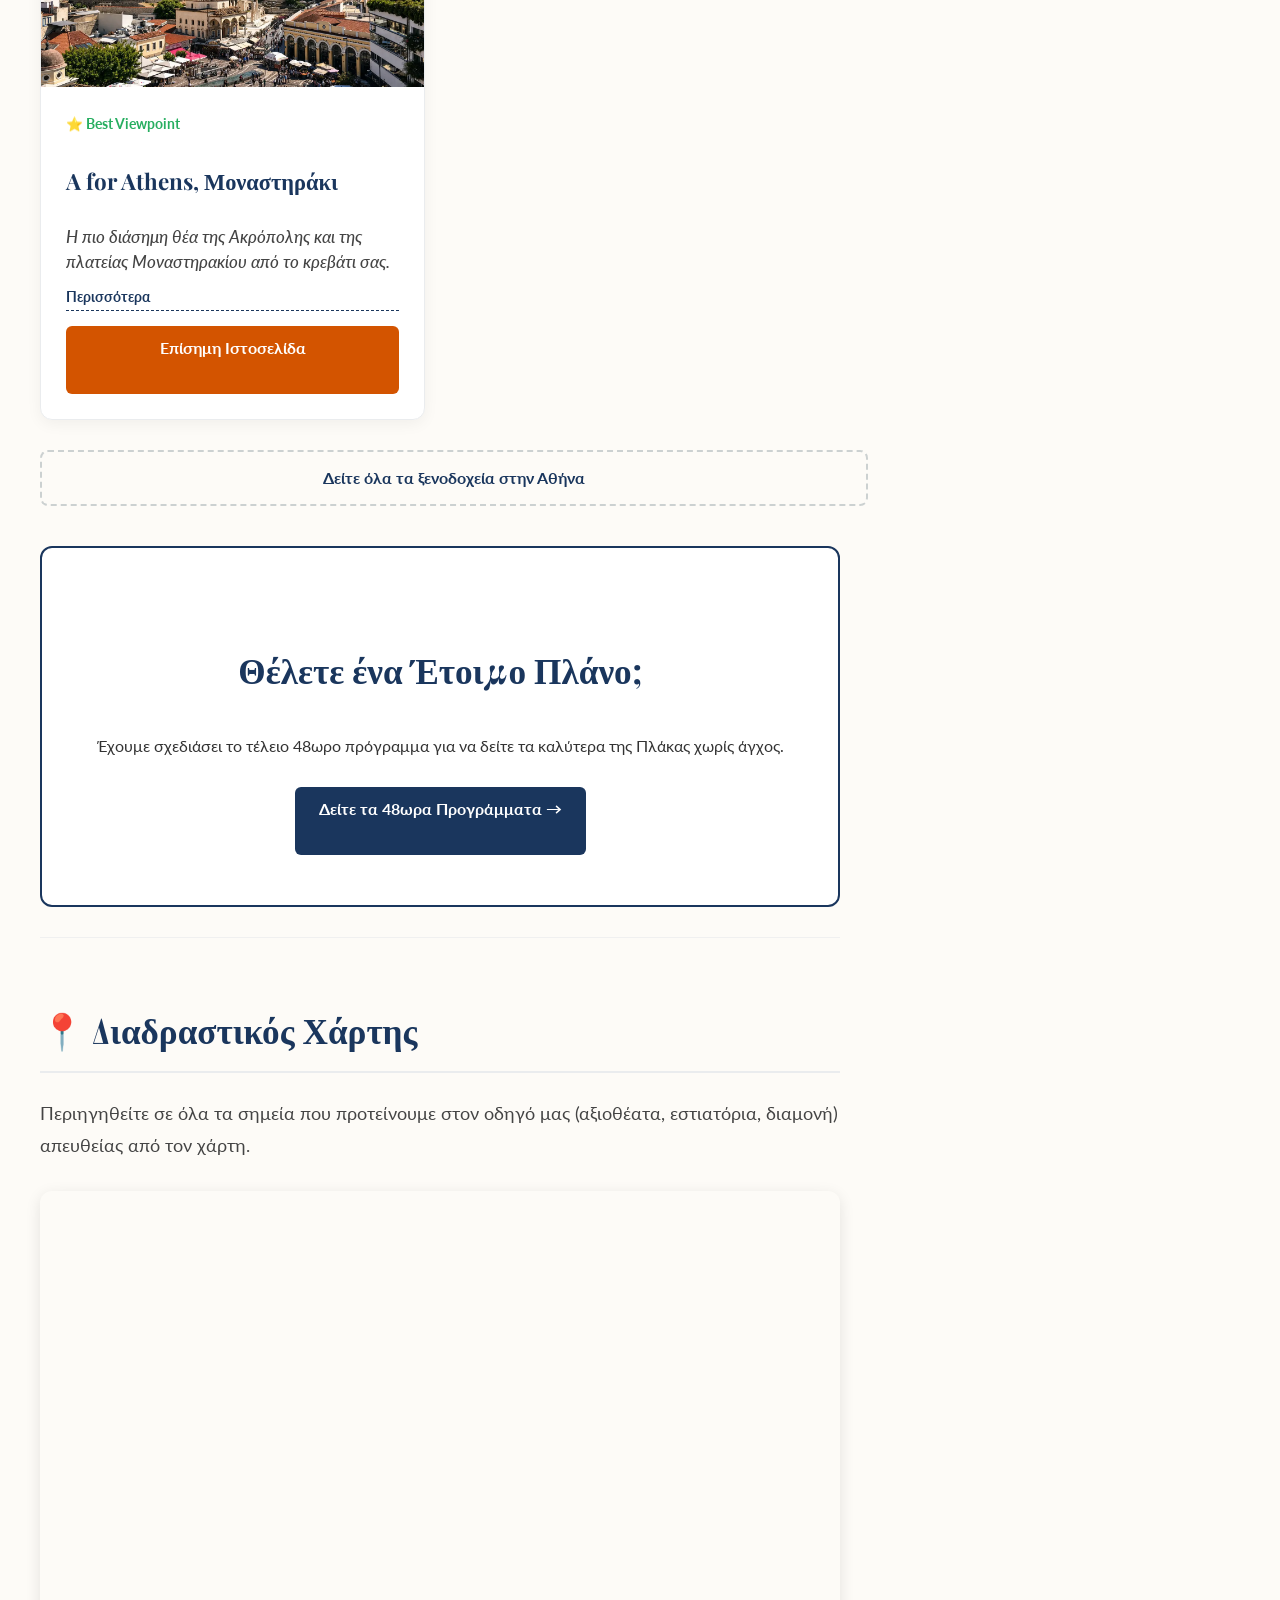
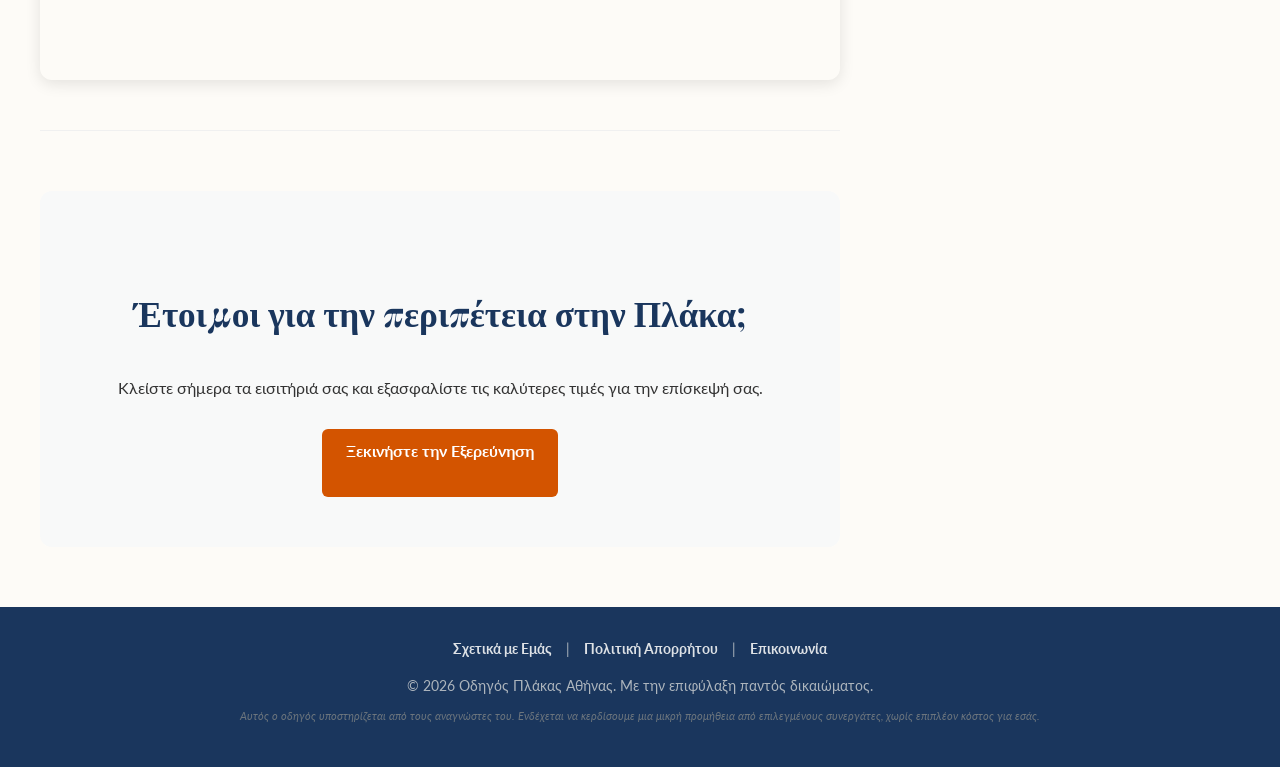
<file: index-el.html>
<!DOCTYPE html>
<html lang="el">
<head>
    <meta charset="UTF-8">
    <meta name="viewport" content="width=device-width, initial-scale=1.0">

    <link rel="preconnect" href="https://fonts.googleapis.com">
    <link rel="preconnect" href="https://fonts.gstatic.com" crossorigin>

    <title>Οδηγός Πλάκας Αθήνας | Ο Απόλυτος Insider Οδηγός</title>
    <meta name="description" content="Ο premium οδηγός σας για την Πλάκα Αθήνας. Ανακαλύψτε τα καλύτερα εστιατόρια, ξενοδοχεία και κρυμμένα διαμάντια στην πιο ιστορική γειτονιά.">
    <link rel="canonical" href="https://plakaathens.github.io/index-el.html">

    <link rel="alternate" hreflang="x-default" href="https://plakaathens.github.io/index.html">
    <link rel="alternate" hreflang="en"        href="https://plakaathens.github.io/index.html">
    <link rel="alternate" hreflang="el"        href="https://plakaathens.github.io/index-el.html">

    <meta property="og:type"        content="website">
    <meta property="og:url"         content="https://plakaathens.github.io/index-el.html">
    <meta property="og:title"       content="Οδηγός Πλάκας Αθήνας | Ο Απόλυτος Insider Οδηγός">
    <meta property="og:description" content="Ο premium οδηγός σας για την Πλάκα Αθήνας. Ανακαλύψτε τα καλύτερα εστιατόρια, ξενοδοχεία και κρυμμένα διαμάντια.">
    <meta property="og:image"       content="https://plakaathens.github.io/images/plaka-athens-panoramic-view.webp">
    <meta property="og:locale"      content="el_GR">
    <meta property="og:locale:alternate" content="en_US">

    <meta name="twitter:card"        content="summary_large_image">
    <meta name="twitter:title"       content="Οδηγός Πλάκας Αθήνας | Ο Απόλυτος Insider Οδηγός">
    <meta name="twitter:description" content="Ο premium οδηγός σας για την Πλάκα Αθήνας.">
    <meta name="twitter:image"       content="https://plakaathens.github.io/images/plaka-athens-panoramic-view.webp">

    <meta name="theme-color" content="#1A365D">
    <link rel="icon" href="/favicon.ico" sizes="any">
    <link rel="icon" href="/favicon.svg" type="image/svg+xml">
    <link rel="apple-touch-icon" href="/apple-touch-icon.png">

    <link href="https://fonts.googleapis.com/css2?family=Lato:wght@400;700&family=Playfair+Display:ital,wght@0,600;1,600&display=swap" rel="stylesheet">
    <link rel="stylesheet" href="style.css">

    <script nowprocket data-noptimize="1" data-cfasync="false" data-wpfc-render="false" seraph-accel-crit="1" data-no-defer="1">
      (function () {
          var script = document.createElement("script");
          script.async = 1;
          script.src = 'https://emrldtp.com/NTE4NDM5.js?t=518439';
          document.head.appendChild(script);
      })();
    </script>
</head>
<body>

    <a href="#main-content" class="skip-link">Μετάβαση στο κυρίως περιεχόμενο</a>

    <header>
        <nav class="main-nav" aria-label="Κύρια πλοήγηση">
            <ul>
                <li><a href="#attractions">Αξιοθέατα</a></li>
                <li><a href="#tours">Δραστηριότητες</a></li>
                <li><a href="#restaurants">Εστιατόρια</a></li>
                <li><a href="#accommodation">Διαμονή</a></li>
                <li><a href="index.html" class="lang-switch" lang="en" hreflang="en">EN</a></li>
            </ul>
        </nav>
    </header>

    <div class="page-wrapper" id="main-content">
        <section class="hero-section" aria-label="Hero introduction">
            <img class="hero-image" src="images/plaka-athens-panoramic-view.webp" alt="Πανοραμική άποψη της Πλάκας με την Ακρόπολη στο βάθος" fetchpriority="high" width="1200" height="500">
            <div class="hero-content">
                <h1>Καλώς ήρθατε στην Πλάκα!</h1>
                <p class="hero-subtitle">Ανακαλύψτε την ιστορική καρδιά της Αθήνας, κάτω από τη σκιά της Ακρόπολης.</p>
            </div>
        </section>

        <div class="columns-container">
            <main class="main-content" role="main">
                
                <section class="content-section" id="attractions">
                    <h2>🏛️ Η Ακρόπολη & Οι Πλαγιές της</h2>
                    <p class="intro-text">Εξερευνήστε τις ρίζες του δυτικού πολιτισμού. Όλα αυτά τα εμβληματικά μνημεία βρίσκονται σε απόσταση αναπνοής από τα σοκάκια της Πλάκας.</p>
                    
                    <input type="checkbox" id="show-more-acropolis" class="show-more-cards-toggle">
                    <div class="cards-grid">
                        
                        <div class="card featured">
                            <span class="featured-badge">Bestseller</span>
                            <img class="card-img" src="images/acropolis-hill-athens.webp" alt="Ακρόπολη Αθηνών" loading="lazy" width="600" height="200">
                            <div class="card-content">
                                <span class="trust-badge">⭐ 4.9/5 Εμβληματικό Μνημείο</span>
                                <h3>Ακρόπολη Αθηνών</h3>

                                <div class="warning-box">
                                    <strong>⚠️ Αποφύγετε το Λάθος</strong>
                                    Η ουρά για εισιτήρια το καλοκαίρι ξεπερνά τις 2 ώρες υπό καύσωνα. Μην αγοράζετε ποτέ εισιτήρια από το ταμείο την ώρα αιχμής.
                                </div>

                                <p class="hook-text">Περπατήστε στον ιερό λόφο όπου συγκρούονται οι θεοί, οι μύθοι και η δημοκρατία—κάθε βήμα μοιάζει με πέρασμα στην αιωνιότητα.</p>
                                
                                <input type="checkbox" id="read-ancient-1" class="read-more-toggle">
                                <label for="read-ancient-1" class="read-more-label" data-more=" Περισσότερα" data-less=" Λιγότερα"><span class="sr-only">Ακρόπολη Αθηνών: </span></label>
                                <div class="read-more-content">
                                    <p class="details-text">Η Ακρόπολη δεν είναι απλώς ένας χώρος—είναι η παλλόμενη καρδιά της αρχαίας Ελλάδας. Με στέμμα τον Παρθενώνα, αυτό το μνημείο της UNESCO προσφέρει εκπληκτική πανοραμική θέα. Μια ξενάγηση ξεκλειδώνει τον συμβολισμό και τη δύναμη που κρύβεται σε κάθε πέτρα.</p>
                                </div>

                                <div class="decision-box">
                                    <h4>Καλύτερος τρόπος επίσκεψης:</h4>
                                    <div class="decision-list">
                                        <div class="decision-item">
                                            <span class="decision-label">🎟️ Απλό Εισιτήριο</span>
                                            <span class="decision-price">€20 - €30</span>
                                        </div>
                                        <div class="decision-item">
                                            <span class="decision-label">🎧 Audio Tour (Έξυπνη Επιλογή)</span>
                                            <span class="decision-price">€9</span>
                                        </div>
                                        <div class="decision-item">
                                            <span class="decision-label">🏆 Ξενάγηση + Skip-the-Line</span>
                                            <span class="decision-price">Από €49</span>
                                        </div>
                                    </div>
                                </div>

                                <p class="scarcity-text">⏳ Τα Skip-the-line εισιτήρια εξαντλούνται καθημερινά</p>
                                <div style="display: flex; flex-direction: column; gap: 10px;">
                                    <a href="https://hhticket.gr/" target="_blank" rel="noopener noreferrer" class="cta-button">Επίσημα Εισιτήρια</a>
                                    <a href="https://tiqets.tpx.gr/FGNbb6pb" target="_blank" rel="noopener noreferrer" class="cta-button cta-button-secondary">Ξενάγηση + Skip-the-Line</a>
                                </div>
                            </div>
                        </div>

                        <div class="card">
                            <img class="card-img" src="images/parthenon-temple-athens.webp" alt="Παρθενώνας" loading="lazy" width="600" height="200">
                            <div class="card-content">
                                <span class="trust-badge">⭐ 4.9/5 Παγκόσμιο Θαύμα</span>
                                <h3>Παρθενώνας</h3>
                                <p class="hook-text">Σταθείτε κάτω από τον πιο τέλειο ναό που χτίστηκε ποτέ—και νιώστε τη δύναμη της αρχαίας ιδιοφυΐας.</p>
                                
                                <input type="checkbox" id="read-ancient-2" class="read-more-toggle">
                                <label for="read-ancient-2" class="read-more-label" data-more=" Περισσότερα" data-less=" Λιγότερα"><span class="sr-only">Παρθενώνας: </span></label>
                                <div class="read-more-content">
                                    <p class="details-text">Αφιερωμένος στην Αθηνά, ο Παρθενώνας αντιπροσωπεύει την κορύφωση της κλασικής αρχιτεκτονικής. Οι μαθηματικές του ακρίβειες εκπλήσσουν ακόμα τους μηχανικούς. Από κοντά, η κλίμακα και η λεπτομέρεια του μαρμάρου είναι συγκλονιστικές.</p>
                                </div>
                                <p class="scarcity-text">⚠️ Προτιμήστε την επίσκεψη νωρίς το πρωί</p>
                                <div style="display: flex; flex-direction: column; gap: 10px; margin-top: auto;">
                                    <a href="https://hhticket.gr/" target="_blank" rel="noopener noreferrer" class="cta-button">Επίσημα Εισιτήρια</a>
                                    <a href="https://tiqets.tpx.gr/FGNbb6pb" target="_blank" rel="noopener noreferrer" class="cta-button cta-button-secondary">Ξενάγηση + Skip-the-Line</a>
                                </div>
                            </div>
                        </div>

                        <div class="card">
                            <img class="card-img" src="images/erechtheion-caryatids-acropolis.webp" alt="Ερέχθειο" loading="lazy" width="600" height="200">
                            <div class="card-content">
                                <span class="trust-badge">⭐ 4.8/5 Αρχιτεκτονικό Είδωλο</span>
                                <h3>Ερέχθειο</h3>
                                <p class="hook-text">Γνωρίστε τις θρυλικές Καρυάτιδες—τις μαρμάρινες κόρες που κρατούν στους ώμους τους την ίδια την ιστορία.</p>
                                
                                <input type="checkbox" id="read-ancient-3" class="read-more-toggle">
                                <label for="read-ancient-3" class="read-more-label" data-more=" Περισσότερα" data-less=" Λιγότερα"><span class="sr-only">Ερέχθειο: </span></label>
                                <div class="read-more-content">
                                    <p class="details-text">Αυτό το ασύμμετρο αριστούργημα σηματοδοτεί τα ιερά σημεία της μυθικής αντιπαλότητας Αθηνάς και Ποσειδώνα. Η Πρόστασις των Κορών είναι το στολίδι του—χάρη και τέχνη που υπηρετούν ως κίονες.</p>
                                </div>
                                <a href="https://hhticket.gr/" target="_blank" rel="noopener noreferrer" class="cta-button" style="margin-top: auto;">Επίσημα Εισιτήρια</a>
                            </div>
                        </div>

                        <div class="card">
                            <img class="card-img" src="images/theatre-of-dionysus-athens.webp" alt="Θέατρο Διονύσου" loading="lazy" width="600" height="200">
                            <div class="card-content">
                                <span class="trust-badge">⭐ 4.7/5 Γέννηση του Θεάτρου</span>
                                <h3>Θέατρο του Διονύσου</h3>
                                <p class="hook-text">Καθίστε εκεί όπου οι αρχαίοι Έλληνες παρακολούθησαν τις πρώτες τραγωδίες και κωμωδίες στην ιστορία.</p>
                                
                                <input type="checkbox" id="read-ancient-4" class="read-more-toggle">
                                <label for="read-ancient-4" class="read-more-label" data-more=" Περισσότερα" data-less=" Λιγότερα"><span class="sr-only">Θέατρο του Διονύσου: </span></label>
                                <div class="read-more-content">
                                    <p class="details-text">Αυτό είναι το αρχαιότερο θέατρο στον κόσμο. Εδώ έκαναν πρεμιέρα οι Σοφοκλής και Ευριπίδης. Φανταστείτε 17.000 θεατές κάτω από τον ανοιχτό ουρανό να συνδέονται με τις απαρχές της αφήγησης.</p>
                                </div>
                                <a href="https://hhticket.gr/" target="_blank" rel="noopener noreferrer" class="cta-button" style="margin-top: auto;">Επίσημα Εισιτήρια</a>
                            </div>
                        </div>

                        <div class="card extra-card">
                            <img class="card-img" src="images/odeon-of-herodes-atticus.webp" alt="Ωδείο Ηρώδου Αττικού" loading="lazy" width="600" height="200">
                            <div class="card-content">
                                <span class="trust-badge">⭐ 4.9/5 Ζωντανή Grandeur</span>
                                <h3>Ωδείο Ηρώδου Αττικού</h3>
                                <p class="hook-text">Ένα θέατρο 2.000 ετών που ακόμα φιλοξενεί συναυλίες κάτω από τα αστέρια.</p>
                                
                                <input type="checkbox" id="read-ancient-5" class="read-more-toggle">
                                <label for="read-ancient-5" class="read-more-label" data-more=" Περισσότερα" data-less=" Λιγότερα"><span class="sr-only">Ωδείο Ηρώδου Αττικού: </span></label>
                                <div class="read-more-content">
                                    <p class="details-text">Χτισμένο στους Ρωμαϊκούς χρόνους, αυτό το αμφιθέατρο παραμένει ενεργό. Η ακουστική του είναι τόσο τέλεια που ακόμα και οι ψίθυροι ακούγονται. Μια επίσκεψη κατά τη διάρκεια παράστασης είναι αξέχαστη.</p>
                                </div>
                                <p class="scarcity-text">🎟️ Τα εισιτήρια του Φεστιβάλ εξαντλούνται μήνες πριν</p>
                                <a href="https://aefestival.gr/" target="_blank" rel="noopener noreferrer" class="cta-button" style="margin-top: auto;">Δείτε Εκδηλώσεις</a>
                            </div>
                        </div>

                        <div class="card extra-card">
                            <img class="card-img" src="images/temple-of-athena-nike.webp" alt="Ναός Αθηνάς Νίκης" loading="lazy" width="600" height="200">
                            <div class="card-content">
                                <span class="trust-badge">⭐ 4.7/5 Κρυμμένο Διαμάντι</span>
                                <h3>Ναός Αθηνάς Νίκης</h3>
                                <p class="hook-text">Μικρό σε μέγεθος—τεράστιο στον συμβολισμό της νίκης και της δύναμης.</p>
                                
                                <input type="checkbox" id="read-ancient-6" class="read-more-toggle">
                                <label for="read-ancient-6" class="read-more-label" data-more=" Περισσότερα" data-less=" Λιγότερα"><span class="sr-only">Ναός Αθηνάς Νίκης: </span></label>
                                <div class="read-more-content">
                                    <p class="details-text">Σκαρφαλωμένος στην είσοδο της Ακρόπολης, ο ναός γιορτάζει την Αθηνά ως θεά της νίκης. Παρά το μέγεθός του, προσφέρει απίστευτη θέα προς τον Σαρωνικό.</p>
                                </div>
                                <a href="https://hhticket.gr/" target="_blank" rel="noopener noreferrer" class="cta-button" style="margin-top: auto;">Επίσημα Εισιτήρια</a>
                            </div>
                        </div>

                    </div> <label for="show-more-acropolis" class="show-more-btn" role="button">Δείτε όλα τα μνημεία της Ακρόπολης</label>
                </section>

                <section class="content-section" id="ancient-agora">
                    <h2>🏛️ Αρχαία & Ρωμαϊκή Αθήνα</h2>
                    <p class="intro-text">Περπατήστε στην πολιτική, κοινωνική και φιλοσοφική καρδιά της αρχαίας πόλης.</p>

                    <input type="checkbox" id="show-more-agora" class="show-more-cards-toggle">
                    <div class="cards-grid">

                        <div class="card featured">
                            <span class="featured-badge">Must-See</span>
                            <img class="card-img" src="images/ancient-agora-athens.webp" alt="Αρχαία Αγορά" loading="lazy" width="600" height="200">
                            <div class="card-content">
                                <span class="trust-badge">⭐ 4.8/5 Γενέτειρα Δημοκρατίας</span>
                                <h3>Αρχαία Αγορά της Αθήνας</h3>
                                <p class="hook-text">Περπατήστε εκεί όπου ο Σωκράτης συζητούσε και η δημοκρατία έπαιρνε την πρώτη της μορφή.</p>
                                
                                <input type="checkbox" id="read-ancient-7" class="read-more-toggle">
                                <label for="read-ancient-7" class="read-more-label" data-more=" Περισσότερα" data-less=" Λιγότερα"><span class="sr-only">Αρχαία Αγορά της Αθήνας: </span></label>
                                <div class="read-more-content">
                                    <p class="details-text">Αυτός ήταν ο κύριος τόπος συγκέντρωσης—εκεί όπου η πολιτική συναντούσε την καθημερινή ζωή. Εξερευνήστε ερείπια ναών, στοών και δημόσιων κτιρίων που διαμόρφωσαν τον κόσμο.</p>
                                </div>
                                <div style="display: flex; flex-direction: column; gap: 10px; margin-top: auto;">
                                    <a href="https://hhticket.gr/" target="_blank" rel="noopener noreferrer" class="cta-button">Επίσημα Εισιτήρια</a>
                                    <a href="https://tiqets.tpx.gr/FGNbb6pb" target="_blank" rel="noopener noreferrer" class="cta-button cta-button-secondary">Ξενάγηση + Skip-the-Line</a>
                                </div>
                            </div>
                        </div>

                        <div class="card">
                            <img class="card-img" src="images/temple-of-hephaestus-agora.webp" alt="Ναός Ηφαίστου" loading="lazy" width="600" height="200">
                            <div class="card-content">
                                <span class="trust-badge">⭐ 4.9/5 Καλύτερα Διατηρημένος</span>
                                <h3>Ναός του Ηφαίστου</h3>
                                <p class="hook-text">Ένας σχεδόν τέλειος αρχαίος ελληνικός ναός—στέκεται επιβλητικός για πάνω από 2.400 χρόνια.</p>
                                
                                <input type="checkbox" id="read-ancient-8" class="read-more-toggle">
                                <label for="read-ancient-8" class="read-more-label" data-more=" Περισσότερα" data-less=" Λιγότερα"><span class="sr-only">Ναός του Ηφαίστου: </span></label>
                                <div class="read-more-content">
                                    <p class="details-text">Αφιερωμένος στον θεό της χειροτεχνίας, αυτός ο δωρικός ναός είναι από τους καλύτερα σωζόμενους στην Ελλάδα. Περιτριγυρισμένος από πράσινο, μοιάζει σχεδόν ανέγγιχτος από τον χρόνο.</p>
                                </div>
                                <a href="https://hhticket.gr/" target="_blank" rel="noopener noreferrer" class="cta-button" style="margin-top: auto;">Επίσημα Εισιτήρια</a>
                            </div>
                        </div>

                        <div class="card">
                            <img class="card-img" src="images/roman-agora-athens.webp" alt="Ρωμαϊκή Αγορά" loading="lazy" width="600" height="200">
                            <div class="card-content">
                                <span class="trust-badge">⭐ 4.6/5 Ρωμαϊκή Κληρονομιά</span>
                                <h3>Ρωμαϊκή Αγορά</h3>
                                <p class="hook-text">Ανακαλύψτε την Αθήνα υπό ρωμαϊκή κυριαρχία—εκεί όπου οι αυτοκρατορίες συγκρούστηκαν.</p>
                                
                                <input type="checkbox" id="read-ancient-9" class="read-more-toggle">
                                <label for="read-ancient-9" class="read-more-label" data-more=" Περισσότερα" data-less=" Λιγότερα"><span class="sr-only">Ρωμαϊκή Αγορά: </span></label>
                                <div class="read-more-content">
                                    <p class="details-text">Χτισμένη κατά τη ρωμαϊκή κατοχή, αυτή η αγορά αντικατέστησε την ελληνική. Οι ανασκαφές και τα ερείπια αποκαλύπτουν μια διαφορετική πλευρά της εξέλιξης της Αθήνας.</p>
                                </div>
                                <a href="https://hhticket.gr/" target="_blank" rel="noopener noreferrer" class="cta-button" style="margin-top: auto;">Επίσημα Εισιτήρια</a>
                            </div>
                        </div>

                        <div class="card">
                            <img class="card-img" src="images/tower-of-the-winds-plaka.webp" alt="Πύργος των Ανέμων" loading="lazy" width="600" height="200">
                            <div class="card-content">
                                <span class="trust-badge">⭐ 4.7/5 Αρχαία Τεχνολογία</span>
                                <h3>Πύργος των Ανέμων (Αέρηδες)</h3>
                                <p class="hook-text">Ένας αρχαίος μετεωρολογικός σταθμός που προέβλεπε τους ανέμους πριν από 2.000 χρόνια.</p>
                                
                                <input type="checkbox" id="read-ancient-10" class="read-more-toggle">
                                <label for="read-ancient-10" class="read-more-label" data-more=" Περισσότερα" data-less=" Λιγότερα"><span class="sr-only">Πύργος των Ανέμων: </span></label>
                                <div class="read-more-content">
                                    <p class="details-text">Αυτός ο οκταγωνικός μαρμάρινος πύργος λειτουργούσε ως ρολόι, πυξίδα και ανεμοδείκτης. Κάθε πλευρά αντιπροσωπεύει έναν θεό των ανέμων.</p>
                                </div>
                                <a href="https://hhticket.gr/" target="_blank" rel="noopener noreferrer" class="cta-button" style="margin-top: auto;">Επίσημα Εισιτήρια</a>
                            </div>
                        </div>

                        <div class="card extra-card">
                            <img class="card-img" src="images/hadrians-library-monastiraki.webp" alt="Βιβλιοθήκη Αδριανού" loading="lazy" width="600" height="200">
                            <div class="card-content">
                                <span class="trust-badge">⭐ 4.6/5 Αυτοκρατορική Αθήνα</span>
                                <h3>Βιβλιοθήκη του Αδριανού</h3>
                                <p class="hook-text">Το δώρο ενός Ρωμαίου αυτοκράτορα στην Αθήνα—γνώση, δύναμη και κύρος.</p>
                                
                                <input type="checkbox" id="read-ancient-11" class="read-more-toggle">
                                <label for="read-ancient-11" class="read-more-label" data-more=" Περισσότερα" data-less=" Λιγότερα"><span class="sr-only">Βιβλιοθήκη του Αδριανού: </span></label>
                                <div class="read-more-content">
                                    <p class="details-text">Χτισμένο από τον Αυτοκράτορα Αδριανό, αυτό το συγκρότημα στέγαζε κάποτε παπύρους, αίθουσες διαλέξεων και κήπους. Τα ερείπιά του μαρτυρούν ακόμα το μεγαλείο του.</p>
                                </div>
                                <a href="https://hhticket.gr/" target="_blank" rel="noopener noreferrer" class="cta-button" style="margin-top: auto;">Επίσημα Εισιτήρια</a>
                            </div>
                        </div>

                        <div class="card extra-card">
                            <img class="card-img" src="images/stoa-of-attalos-museum.webp" alt="Στοά Αττάλου" loading="lazy" width="600" height="200">
                            <div class="card-content">
                                <span class="trust-badge">⭐ 4.8/5 Μουσείο-Σταθμός</span>
                                <h3>Στοά του Αττάλου</h3>
                                <p class="hook-text">Μπείτε μέσα σε μια πλήρως ανακατασκευασμένη αρχαία εμπορική στοά.</p>
                                
                                <input type="checkbox" id="read-ancient-12" class="read-more-toggle">
                                <label for="read-ancient-12" class="read-more-label" data-more=" Περισσότερα" data-less=" Λιγότερα"><span class="sr-only">Στοά του Αττάλου: </span></label>
                                <div class="read-more-content">
                                    <p class="details-text">Ανακατασκευασμένη τη δεκαετία του 1950, αυτή η στοά προσφέρει μια σπάνια ματιά στην αρχαία καθημερινότητα. Στεγάζει το Μουσείο της Αρχαίας Αγοράς.</p>
                                </div>
                                <a href="https://hhticket.gr/" target="_blank" rel="noopener noreferrer" class="cta-button" style="margin-top: auto;">Επίσημα Εισιτήρια</a>
                            </div>
                        </div>

                    </div> <label for="show-more-agora" class="show-more-btn" role="button">Δείτε περισσότερα μνημεία της Αγοράς</label>
                </section>

                <section class="content-section" id="hidden-gems">
                    <h2>🕍 Ottoman, Byzantine & Hidden Gems</h2>
                    <p class="intro-text">Ανακαλύψτε την πολυπολιτισμική ιστορία της Αθήνας μέσα από τις πιο ατμοσφαιρικές γωνιές της.</p>

                    <input type="checkbox" id="show-more-hidden" class="show-more-cards-toggle">
                    <div class="cards-grid">

                        <div class="card featured">
                            <span class="featured-badge">Top Photo Spot</span>
                            <img class="card-img" src="images/anafiotika-island-village-plaka.webp" alt="Αναφιώτικα" loading="lazy" width="600" height="200">
                            <div class="card-content">
                                <span class="trust-badge">⭐ 4.9/5 Μυστική Γειτονιά</span>
                                <h3>Αναφιώτικα</h3>
                                <p class="hook-text">Ένα κρυμμένο νησιώτικο χωριό... ακριβώς κάτω από τον ιερό βράχο της Ακρόπολης.</p>
                                
                                <input type="checkbox" id="read-ancient-13" class="read-more-toggle">
                                <label for="read-ancient-13" class="read-more-label" data-more=" Περισσότερα" data-less=" Λιγότερα"><span class="sr-only">Αναφιώτικα: </span></label>
                                <div class="read-more-content">
                                    <p class="details-text">Χτισμένα από νησιώτες τεχνίτες τον 19ο αιώνα, τα Αναφιώτικα θυμίζουν Κυκλάδες. Ασπρισμένα σπίτια, στενά δρομάκια και απόλυτη ησυχία δημιουργούν μια μαγική αντίθεση με τη βουή της πόλης.</p>
                                </div>
                                <a href="https://www.google.com/maps/search/?api=1&query=Anafiotika+Athens" target="_blank" rel="noopener noreferrer" class="cta-button" style="margin-top: auto;">📍 Δείτε στον Χάρτη</a>
                            </div>
                        </div>

                        <div class="card">
                            <img class="card-img" src="images/kapnikarea-church-ermou.webp" alt="Παναγία Καπνικαρέα" loading="lazy" width="600" height="200">
                            <div class="card-content">
                                <span class="trust-badge">⭐ 4.7/5 Βυζαντινό Κειμήλιο</span>
                                <h3>Εκκλησία Παναγίας Καπνικαρέας</h3>
                                <p class="hook-text">Μια εκκλησία χιλίων ετών που στέκεται αγέρωχη στη μέση του σύγχρονου χάους.</p>
                                
                                <input type="checkbox" id="read-ancient-14" class="read-more-toggle">
                                <label for="read-ancient-14" class="read-more-label" data-more=" Περισσότερα" data-less=" Λιγότερα"><span class="sr-only">Εκκλησία Παναγίας Καπνικαρέας: </span></label>
                                <div class="read-more-content">
                                    <p class="details-text">Αυτή η βυζαντινή εκκλησία του 11ου αιώνα βρίσκεται στην πολυσύχναστη οδό Ερμού. Το γαλήνιο εσωτερικό της και οι τοιχογραφίες προσφέρουν μια ματιά στη μεσαιωνική Αθήνα.</p>
                                </div>
                                <a href="https://www.google.com/maps/search/?api=1&query=Church+of+Panagia+Kapnikarea+Athens" target="_blank" rel="noopener noreferrer" class="cta-button" style="margin-top: auto;">📍 Δείτε στον Χάρτη</a>
                            </div>
                        </div>

                        <div class="card extra-card">
                            <img class="card-img" src="images/choragic-monument-lysicrates-plaka.webp" alt="Μνημείο Λυσικράτους" loading="lazy" width="600" height="200">
                            <div class="card-content">
                                <span class="trust-badge">⭐ 4.6/5 Κλασικό Στολίδι</span>
                                <h3>Μνημείο του Λυσικράτους</h3>
                                <p class="hook-text">Ένα κομψό μαρμάρινο μνημείο με μια μεγάλη ιστορία νίκης και τέχνης.</p>
                                
                                <input type="checkbox" id="read-ancient-15" class="read-more-toggle">
                                <label for="read-ancient-15" class="read-more-label" data-more=" Περισσότερα" data-less=" Λιγότερα"><span class="sr-only">Μνημείο του Λυσικράτους: </span></label>
                                <div class="read-more-content">
                                    <p class="details-text">Χτισμένο για να γιορτάσει μια θεατρική νίκη, αποτελεί ένα από τα πρώτα δείγματα κορινθιακού ρυθμού. Είναι κρυμμένο σε μια γραφική γωνιά της Πλάκας και αξίζει τη στάση σας.</p>
                                </div>
                                <a href="https://www.google.com/maps/search/?api=1&query=Choragic+Monument+of+Lysicrates+Athens" target="_blank" rel="noopener noreferrer" class="cta-button" style="margin-top: auto;">📍 Δείτε στον Χάρτη</a>
                            </div>
                        </div>

                        <div class="card extra-card">
                            <img class="card-img" src="images/fethiye-mosque-roman-agora.webp" alt="Φετιχιέ Τζαμί" loading="lazy" width="600" height="200">
                            <div class="card-content">
                                <span class="trust-badge">⭐ 4.5/5 Οθωμανική Κληρονομιά</span>
                                <h3>Φετιχιέ Τζαμί</h3>
                                <p class="hook-text">Ένα σπάνιο οθωμανικό τζαμί κρυμμένο ανάμεσα σε αρχαία ερείπια.</p>
                                
                                <input type="checkbox" id="read-ancient-16" class="read-more-toggle">
                                <label for="read-ancient-16" class="read-more-label" data-more=" Περισσότερα" data-less=" Λιγότερα"><span class="sr-only">Φετιχιέ Τζαμί: </span></label>
                                <div class="read-more-content">
                                    <p class="details-text">Χτισμένο κατά τη διάρκεια της Οθωμανικής περιόδου, το τζαμί αντανακλά ένα διαφορετικό κεφάλαιο του παρελθόντος της Αθήνας μέσα στη Ρωμαϊκή Αγορά.</p>
                                </div>
                                <a href="https://hhticket.gr/" target="_blank" rel="noopener noreferrer" class="cta-button" style="margin-top: auto;">Επίσημα Εισιτήρια</a>
                            </div>
                        </div>

                        <div class="card extra-card">
                            <img class="card-img" src="images/byzantine-museum-athens.webp" alt="Βυζαντινό Μουσείο" loading="lazy" width="600" height="200">
                            <div class="card-content">
                                <span class="trust-badge">⭐ 4.7/5 Πολιτιστικό Βάθος</span>
                                <h3>Βυζαντινό Μουσείο</h3>
                                <p class="hook-text">Ανακαλύψτε τη "ξεχασμένη" αυτοκρατορία πίσω από την κλασική φήμη της Αθήνας.</p>
                                
                                <input type="checkbox" id="read-ancient-17" class="read-more-toggle">
                                <label for="read-ancient-17" class="read-more-label" data-more=" Περισσότερα" data-less=" Λιγότερα"><span class="sr-only">Βυζαντινό Μουσείο: </span></label>
                                <div class="read-more-content">
                                    <p class="details-text">Εικόνες, μωσαϊκά και αντικείμενα αφηγούνται την ιστορία της βυζαντινής Ελλάδας, προσθέτοντας βάθος στην κατανόηση της ιστορίας της πόλης.</p>
                                </div>
                                <a href="https://hhticket.gr/" target="_blank" rel="noopener noreferrer" class="cta-button" style="margin-top: auto;">Επίσημα Εισιτήρια</a>
                            </div>
                        </div>

                        <div class="card extra-card">
                            <img class="card-img" src="images/philopappos-hill-view-sunset.webp" alt="Λόφος Φιλοπάππου" loading="lazy" width="600" height="200">
                            <div class="card-content">
                                <span class="trust-badge">⭐ 4.9/5 Η Καλύτερη Θέα</span>
                                <h3>Λόφος Φιλοπάππου</h3>
                                <p class="hook-text">Η πιο συγκλονιστική (και δωρεάν) θέα της Ακρόπολης στην πόλη.</p>
                                
                                <input type="checkbox" id="read-ancient-18" class="read-more-toggle">
                                <label for="read-ancient-18" class="read-more-label" data-more=" Περισσότερα" data-less=" Λιγότερα"><span class="sr-only">Λόφος Φιλοπάππου: </span></label>
                                <div class="read-more-content">
                                    <p class="details-text">Αυτός ο λόφος προσφέρει πανοραμική θέα, ειδικά την ώρα του ηλιοβασιλέματος. Είναι λιγότερο πολυσύχναστος από την Ακρόπολη και αγαπημένος των ντόπιων.</p>
                                </div>
                                <a href="https://www.google.com/maps/search/?api=1&query=Philopappos+Hill+Athens" target="_blank" rel="noopener noreferrer" class="cta-button" style="margin-top: auto;">📍 Δείτε στον Χάρτη</a>
                            </div>
                        </div>

                    </div> <label for="show-more-hidden" class="show-more-btn" role="button">Δείτε όλα τα κρυμμένα σημεία</label>
                </section>

                <section class="content-section" id="restaurants">
                    <h2>🍷 Γαστρονομία & Θέα στην Ακρόπολη</h2>
                    <p class="intro-text">Από αστέρια Michelin μέχρι παραδοσιακά ταβερνάκια, η Πλάκα και οι γύρω περιοχές προσφέρουν τις πιο δυνατές γευστικές εμπειρίες της Αθήνας.</p>

                    <input type="checkbox" id="show-more-food" class="show-more-cards-toggle">
                    <div class="cards-grid">

                        <div class="card featured">
                            <span class="featured-badge">Michelin Star</span>
                            <img class="card-img" src="images/hytra-restaurant-athens.webp" alt="Hytra Restaurant" loading="lazy" width="600" height="200">
                            <div class="card-content">
                                <span class="trust-badge">⭐ Michelin Guide</span>
                                <h3>Hytra, Θησείο</h3>
                                <p class="hook-text">Ένα ταξίδι γεύσεων όπου η ελληνική παράδοση συναντά την avant-garde ακρίβεια—με την Ακρόπολη να λάμπει δίπλα σας.</p>
                                
                                <input type="checkbox" id="read-food-1" class="read-more-toggle">
                                <label for="read-food-1" class="read-more-label" data-more=" Περισσότερα" data-less=" Λιγότερα"><span class="sr-only">Hytra, Θησείο: </span></label>
                                <div class="read-more-content">
                                    <p class="details-text">Η Hytra προσφέρει ένα σύγχρονο ελληνικό μενού γευσιγνωσίας που εξελίσσεται εποχιακά, συνδυάζοντας μοριακές τεχνικές με νοσταλγικές γεύσεις. Η τοποθεσία στην ταράτσα απογειώνει την εμπειρία.</p>
                                </div>
                                <p class="scarcity-text">🔥 Τα τραπέζια για το ηλιοβασίλεμα κλείνονται 10+ μέρες πριν</p>
                                <a href="https://hytra.gr/" target="_blank" rel="noopener noreferrer" class="cta-button" style="margin-top: auto;">Επίσημη Ιστοσελίδα</a>
                            </div>
                        </div>

                        <div class="card featured">
                            <span class="featured-badge">2 Michelin Stars</span>
                            <img class="card-img" src="images/spondi-michelin-restaurant-athens.webp" alt="Spondi Restaurant" loading="lazy" width="600" height="200">
                            <div class="card-content">
                                <span class="trust-badge">⭐ 2 Michelin Stars</span>
                                <h3>Σπονδή, Μετς</h3>
                                <p class="hook-text">Αυλές με κεριά, λευκά τραπεζομάντιλα και μια γαστρονομική ακρίβεια που αγγίζει τα όρια της τέχνης.</p>
                                
                                <input type="checkbox" id="read-food-2" class="read-more-toggle">
                                <label for="read-food-2" class="read-more-label" data-more=" Περισσότερα" data-less=" Λιγότερα"><span class="sr-only">Σπονδή, Μετς: </span></label>
                                <div class="read-more-content">
                                    <p class="details-text">Ένα από τα πιο εμβληματικά ιδρύματα υψηλής γαστρονομίας στην Αθήνα. Προσφέρει γαλλική haute cuisine με άψογη τεχνική και μια από τις καλύτερες κάβες κρασιών στην Ελλάδα.</p>
                                </div>
                                <p class="scarcity-text">🔥 Εξαιρετικά περιορισμένες θέσεις ανά βραδιά</p>
                                <a href="https://www.spondi.gr/" target="_blank" rel="noopener noreferrer" class="cta-button" style="margin-top: auto;">Επίσημη Ιστοσελίδα</a>
                            </div>
                        </div>

                        <div class="card">
                            <img class="card-img" src="images/electra-roof-garden-plaka.webp" alt="Electra Roof Garden" loading="lazy" width="600" height="200">
                            <div class="card-content">
                                <span class="trust-badge">⭐ Luxury Rooftop</span>
                                <h3>Electra Roof Garden, Πλάκα</h3>
                                <p class="hook-text">Πιείτε παλαιωμένο ελληνικό κρασί καθώς ο Παρθενώνας υψώνεται ακριβώς μπροστά στο τραπέζι σας.</p>
                                
                                <input type="checkbox" id="read-food-3" class="read-more-toggle">
                                <label for="read-food-3" class="read-more-label" data-more=" Περισσότερα" data-less=" Λιγότερα"><span class="sr-only">Electra Roof Garden, Πλάκα: </span></label>
                                <div class="read-more-content">
                                    <p class="details-text">Στην κορυφή του Electra Palace, αυτό είναι ένα από τα πιο κινηματογραφικά σημεία της Αθήνας. Μεσογειακή κουζίνα συναντά τη θέα-καρτ ποστάλ, με εξαιρετικά πιάτα θαλασσινών.</p>
                                </div>
                                <p class="scarcity-text">🔥 Τα τραπέζια δίπλα στο παράθυρο εξαντλούνται νωρίς</p>
                                <a href="https://www.electrahotels.gr/hotels/electra-palace-athens/dining/" target="_blank" rel="noopener noreferrer" class="cta-button" style="margin-top: auto;">Επίσημη Ιστοσελίδα</a>
                            </div>
                        </div>

                        <div class="card">
                            <img class="card-img" src="images/sense-restaurant-acropolis-view.webp" alt="Sense Restaurant" loading="lazy" width="600" height="200">
                            <div class="card-content">
                                <span class="trust-badge">⭐ Fine Dining Favorite</span>
                                <h3>Sense Restaurant, Ακρόπολη</h3>
                                <p class="hook-text">Κάθε πιάτο αντικατοπτρίζει την Ακρόπολη—εκλεπτυσμένο, ισορροπημένο, διαχρονικό.</p>
                                
                                <input type="checkbox" id="read-food-4" class="read-more-toggle">
                                <label for="read-food-4" class="read-more-label" data-more=" Περισσότερα" data-less=" Λιγότερα"><span class="sr-only">Sense Restaurant, Ακρόπολη: </span></label>
                                <div class="read-more-content">
                                    <p class="details-text">Μέσα στο ξενοδοχείο Herodion, το Sense προσφέρει μοντέρνα ελληνική κουζίνα με μινιμαλιστική αισθητική. Τα εποχιακά υλικά καθοδηγούν το μενού.</p>
                                </div>
                                <a href="https://www.herodion.gr/en/sense-restaurant" target="_blank" rel="noopener noreferrer" class="cta-button" style="margin-top: auto;">Επίσημη Ιστοσελίδα</a>
                            </div>
                        </div>

                        <div class="card extra-card">
                            <img class="card-img" src="images/gb-roof-garden-syntagma.webp" alt="GB Roof Garden" loading="lazy" width="600" height="200">
                            <div class="card-content">
                                <span class="trust-badge">⭐ Εμβληματική Πολυτέλεια</span>
                                <h3>GB Roof Garden, Σύνταγμα</h3>
                                <p class="hook-text">Η κλασική κομψότητα συναντά την αδιάκοπη θέα στην Ακρόπολη από την πιο διάσημη ταράτσα της πόλης.</p>
                                
                                <input type="checkbox" id="read-food-5" class="read-more-toggle">
                                <label for="read-food-5" class="read-more-label" data-more=" Περισσότερα" data-less=" Λιγότερα"><span class="sr-only">GB Roof Garden, Σύνταγμα: </span></label>
                                <div class="read-more-content">
                                    <p class="details-text">Στο Hotel Grande Bretagne, αυτό το εστιατόριο συνδυάζει μεσογειακές γεύσεις με διεθνή φινέτσα και άψογο service "λευκού γαντιού".</p>
                                </div>
                                <a href="https://www.gbroofgarden.gr/" target="_blank" rel="noopener noreferrer" class="cta-button" style="margin-top: auto;">Επίσημη Ιστοσελίδα</a>
                            </div>
                        </div>

                        <div class="card extra-card">
                            <img class="card-img" src="images/dionysos-zonars-acropolis.webp" alt="Dionysos Zonars" loading="lazy" width="600" height="200">
                            <div class="card-content">
                                <span class="trust-badge">⭐ Ιστορικό Ορόσημο</span>
                                <h3>Dionysos Zonar’s, Ακρόπολη</h3>
                                <p class="hook-text">Δειπνήστε στους πρόποδες της Ακρόπολης, εκεί όπου η ιστορία και η πολυτέλεια συναντιούνται.</p>
                                
                                <input type="checkbox" id="read-food-6" class="read-more-toggle">
                                <label for="read-food-6" class="read-more-label" data-more=" Περισσότερα" data-less=" Λιγότερα"><span class="sr-only">Dionysos Zonar’s, Ακρόπολη: </span></label>
                                <div class="read-more-content">
                                    <p class="details-text">Ένα θρυλικό σημείο που έχουν επισκεφθεί προσωπικότητες από όλο τον κόσμο. Προσφέρει upscale ελληνική κουζίνα με δραματική εγγύτητα στον ιερό βράχο.</p>
                                </div>
                                <a href="https://www.dionysoszonars.gr/" target="_blank" rel="noopener noreferrer" class="cta-button" style="margin-top: auto;">Επίσημη Ιστοσελίδα</a>
                            </div>
                        </div>

                        <div class="card extra-card">
                            <img class="card-img" src="images/mani-mani-restaurant-koukaki.webp" alt="Mani Mani Restaurant" loading="lazy" width="600" height="200">
                            <div class="card-content">
                                <span class="trust-badge">⭐ Chef-Driven Greek</span>
                                <h3>Μάνη Μάνη, Κουκάκι</h3>
                                <p class="hook-text">Πελοποννησιακές γεύσεις επαναπροσδιορισμένες με μοντέρνα, κομψή προσέγγιση.</p>
                                
                                <input type="checkbox" id="read-food-7" class="read-more-toggle">
                                <label for="read-food-7" class="read-more-label" data-more=" Περισσότερα" data-less=" Λιγότερα"><span class="sr-only">Μάνη Μάνη, Κουκάκι: </span></label>
                                <div class="read-more-content">
                                    <p class="details-text">Σύγχρονη ματιά στη μανιάτικη κουζίνα με έντονες γεύσεις και δημιουργική παρουσίαση. Ιδανικό για ένα εκλεπτυσμένο αλλά αυθεντικό δείπνο.</p>
                                </div>
                                <a href="https://www.manimani.com.gr/" target="_blank" rel="noopener noreferrer" class="cta-button" style="margin-top: auto;">Επίσημη Ιστοσελίδα</a>
                            </div>
                        </div>

                        <div class="card extra-card">
                            <img class="card-img" src="images/kuzina-restaurant-thissio.webp" alt="Kuzina Thissio" loading="lazy" width="600" height="200">
                            <div class="card-content">
                                <span class="trust-badge">⭐ Acropolis View</span>
                                <h3>Kuzina, Θησείο</h3>
                                <p class="hook-text">Δείτε την Ακρόπολη να φωτίζεται καθώς καταφθάνουν τα θαλασσινά σας, ψημένα στην εντέλεια.</p>
                                
                                <input type="checkbox" id="read-food-8" class="read-more-toggle">
                                <label for="read-food-8" class="read-more-label" data-more=" Περισσότερα" data-less=" Λιγότερα"><span class="sr-only">Kuzina, Θησείο: </span></label>
                                <div class="read-more-content">
                                    <p class="details-text">Αγαπημένο σημείο για μοντέρνα ελληνική κουζίνα με ταράτσα που βλέπει στην αρχαία Αθήνα. Τέλεια ισορροπία μεταξύ πολυτέλειας και χαλάρωσης.</p>
                                </div>
                                <a href="https://www.kuzina.gr/" target="_blank" rel="noopener noreferrer" class="cta-button" style="margin-top: auto;">Επίσημη Ιστοσελίδα</a>
                            </div>
                        </div>

                        <div class="card extra-card">
                            <img class="card-img" src="images/strofi-tavern-acropolis.webp" alt="Strofi Tavern" loading="lazy" width="600" height="200">
                            <div class="card-content">
                                <span class="trust-badge">⭐ Classic με Θέα</span>
                                <h3>Στροφή, Ακρόπολη</h3>
                                <p class="hook-text">Διαχρονικά ελληνικά πιάτα που σερβίρονται με μια από τις πιο κοντινές θέες της Ακρόπολης στην πόλη.</p>
                                
                                <input type="checkbox" id="read-food-9" class="read-more-toggle">
                                <label for="read-food-9" class="read-more-label" data-more=" Περισσότερα" data-less=" Λιγότερα"><span class="sr-only">Στροφή, Ακρόπολη: </span></label>
                                <div class="read-more-content">
                                    <p class="details-text">Μια ταβέρνα με μεγάλη ιστορία, γνωστή για τη συνέπεια και την ατμόσφαιρά της. Παραδοσιακές γεύσεις σε ένα εκλεπτυσμένο περιβάλλον.</p>
                                </div>
                                <a href="https://www.strofi.gr/" target="_blank" rel="noopener noreferrer" class="cta-button" style="margin-top: auto;">Επίσημη Ιστοσελίδα</a>
                            </div>
                        </div>

                        <div class="card extra-card">
                            <img class="card-img" src="images/point-a-rooftop-athens.webp" alt="Point a Rooftop" loading="lazy" width="600" height="200">
                            <div class="card-content">
                                <span class="trust-badge">⭐ Boutique Rooftop</span>
                                <h3>Point a, Ακρόπολη</h3>
                                <p class="hook-text">Ένα κρυμμένο διαμάντι σε ταράτσα όπου τα κοκτέιλ και η κουζίνα συναντούν την πανοραμική ιστορία.</p>
                                
                                <input type="checkbox" id="read-food-10" class="read-more-toggle">
                                <label for="read-food-10" class="read-more-label" data-more=" Περισσότερα" data-less=" Λιγότερα"><span class="sr-only">Point a, Ακρόπολη: </span></label>
                                <div class="read-more-content">
                                    <p class="details-text">Στην κορυφή του Herodion Hotel, συνδυάζει δημιουργικά κοκτέιλ με μοντέρνα μεσογειακά πιάτα. Πιο οικείο και ατμοσφαιρικό από άλλες ταράτσες.</p>
                                </div>
                                <a href="https://www.acropolispoint.com/" target="_blank" rel="noopener noreferrer" class="cta-button" style="margin-top: auto;">Επίσημη Ιστοσελίδα</a>
                            </div>
                        </div>

                        <div class="card featured">
                            <span class="featured-badge">Local Favorite</span>
                            <img class="card-img" src="images/to-kafeneio-plaka.webp" alt="To Kafeneio Plaka" loading="lazy" width="600" height="200">
                            <div class="card-content">
                                <span class="trust-badge">⭐ Αυθεντική Εμπειρία</span>
                                <h3>Το Καφενείο, Πλάκα</h3>
                                <p class="hook-text">Ελληνικό φαγητό "της γιαγιάς" σε μια μικρή, γεμάτη ψυχή γωνιά της Πλάκας.</p>
                                
                                <input type="checkbox" id="read-food-11" class="read-more-toggle">
                                <label for="read-food-11" class="read-more-label" data-more=" Περισσότερα" data-less=" Λιγότερα"><span class="sr-only">Το Καφενείο, Πλάκα: </span></label>
                                <div class="read-more-content">
                                    <p class="details-text">Οικογενειακή επιχείρηση και βαθιά αυθεντική, σερβίρει σιγομαγειρεμένα πιάτα όπως αρνάκι με βότανα και γεμιστά. Μοιάζει σαν να μπαίνετε σε ελληνικό σπίτι.</p>
                                </div>
                                <p class="scarcity-text">🔥 Πολύ λίγα τραπέζια διαθέσιμα</p>
                                <a href="https://tokafeneio.gr/" target="_blank" rel="noopener noreferrer" class="cta-button" style="margin-top: auto;">Επίσημη Ιστοσελίδα</a>
                            </div>
                        </div>

                        <div class="card extra-card">
                            <img class="card-img" src="images/scholarchio-tavern-plaka.webp" alt="Scholarchio Plaka" loading="lazy" width="600" height="200">
                            <div class="card-content">
                                <span class="trust-badge">⭐ Παραδοσιακό Κλασικό</span>
                                <h3>Σχολαρχείο, Πλάκα</h3>
                                <p class="hook-text">Ρουστίκ γεύσεις, δυνατά γέλια και πιάτα που προορίζονται για τη μέση του τραπεζιού.</p>
                                
                                <input type="checkbox" id="read-food-12" class="read-more-toggle">
                                <label for="read-food-12" class="read-more-label" data-more=" Περισσότερα" data-less=" Λιγότερα"><span class="sr-only">Σχολαρχείο, Πλάκα: </span></label>
                                <div class="read-more-content">
                                    <p class="details-text">Γνωστό για τις πλούσιες μερίδες και τα κλασικά ελληνικά πιάτα όπως ο μουσακάς και τα ψητά κρέατα. Πολυσύχναστο και αθεράπευτα αυθεντικό.</p>
                                </div>
                                <a href="https://www.google.com/maps/search/?api=1&query=Scholarchio+Plaka+Athens" target="_blank" rel="noopener noreferrer" class="cta-button" style="margin-top: auto;">📍 Δείτε στον Χάρτη</a>
                            </div>
                        </div>

                        <div class="card extra-card">
                            <img class="card-img" src="images/diodos-ancient-agora-cafe.webp" alt="Diodos Thissio" loading="lazy" width="600" height="200">
                            <div class="card-content">
                                <span class="trust-badge">⭐ Κρυμμένο Διαμάντι</span>
                                <h3>Δίοδος Αρχαίας Αγοράς, Θησείο</h3>
                                <p class="hook-text">Μεζέδες και κρασί με τα αρχαία ερείπια μόλις λίγα βήματα μακριά.</p>
                                
                                <input type="checkbox" id="read-food-13" class="read-more-toggle">
                                <label for="read-food-13" class="read-more-label" data-more=" Περισσότερα" data-less=" Λιγότερα"><span class="sr-only">Δίοδος Αρχαίας Αγοράς, Θησείο: </span></label>
                                <div class="read-more-content">
                                    <p class="details-text">Μια γοητευτική ταβέρνα με χαλαρή ατμόσφαιρα, που σερβίρει παραδοσιακά πιάτα και τοπικό κρασί. Ιδανικό μετά από έναν περίπατο στην Αγορά.</p>
                                </div>
                                <a href="https://www.google.com/maps/search/?api=1&query=Diodos+Ancient+Agora+Cafe+Athens" target="_blank" rel="noopener noreferrer" class="cta-button" style="margin-top: auto;">📍 Δείτε στον Χάρτη</a>
                            </div>
                        </div>

                        <div class="card extra-card">
                            <img class="card-img" src="images/karamanlidika-tou-fani-deli.webp" alt="Ta Karamanlidika tou Fani" loading="lazy" width="600" height="200">
                            <div class="card-content">
                                <span class="trust-badge">⭐ Cult Favorite</span>
                                <h3>Τα Καραμανλίδικα του Φάνη, Μοναστηράκι</h3>
                                <p class="hook-text">Τυριά, αλλαντικά και κρασί που επαναπροσδιορίζουν την έννοια του "απλού".</p>
                                
                                <input type="checkbox" id="read-food-15" class="read-more-toggle">
                                <label for="read-food-15" class="read-more-label" data-more=" Περισσότερα" data-less=" Λιγότερα"><span class="sr-only">Τα Καραμανλίδικα του Φάνη, Μοναστηράκι: </span></label>
                                <div class="read-more-content">
                                    <p class="details-text">Ένα υβρίδιο ντελικατέσεν και εστιατορίου με ανατολίτικες επιρροές. Τα πλατό αλλαντικών και οι τολμηρές γεύσεις κυριαρχούν εδώ.</p>
                                </div>
                                <p class="scarcity-text">🔥 Πάντα γεμάτο — ελάτε νωρίς</p>
                                <a href="https://karamanlidika.gr/" target="_blank" rel="noopener noreferrer" class="cta-button" style="margin-top: auto;">Επίσημη Ιστοσελίδα</a>
                            </div>
                        </div>

                        <div class="card extra-card">
                            <img class="card-img" src="images/avli-restaurant-psirri.webp" alt="Avli Psirri" loading="lazy" width="600" height="200">
                            <div class="card-content">
                                <span class="trust-badge">⭐ Ρομαντική Αυλή</span>
                                <h3>Αυλή, Ψυρρή</h3>
                                <p class="hook-text">Κεριά, κληματαριές και αυθεντικές ελληνικές γεύσεις σε μια κρυφή αυλή.</p>
                                
                                <input type="checkbox" id="read-food-16" class="read-more-toggle">
                                <label for="read-food-16" class="read-more-label" data-more=" Περισσότερα" data-less=" Λιγότερα"><span class="sr-only">Αυλή, Ψυρρή: </span></label>
                                <div class="read-more-content">
                                    <p class="details-text">Ένα από τα πιο ατμοσφαιρικά σημεία του Ψυρρή, που σερβίρει παραδοσιακά πιάτα σε ένα πανέμορφο υπαίθριο περιβάλλον.</p>
                                </div>
                                <a href="https://www.google.com/maps/search/?api=1&query=Avli+Restaurant+Psirri+Athens" target="_blank" rel="noopener noreferrer" class="cta-button" style="margin-top: auto;">📍 Δείτε στον Χάρτη</a>
                            </div>
                        </div>

                        <div class="card featured">
                            <span class="featured-badge">Iconic Spot</span>
                            <img class="card-img" src="images/brettos-bar-plaka.webp" alt="Brettos Plaka" loading="lazy" width="600" height="200">
                            <div class="card-content">
                                <span class="trust-badge">⭐ Το Παλαιότερο Αποστακτήριο</span>
                                <h3>Βρεττός, Πλάκα</h3>
                                <p class="hook-text">Τοίχοι από πολύχρωμα μπουκάλια και αιώνες ιστορίας σε κάθε γουλιά.</p>
                                
                                <input type="checkbox" id="read-food-17" class="read-more-toggle">
                                <label for="read-food-17" class="read-more-label" data-more=" Περισσότερα" data-less=" Λιγότερα"><span class="sr-only">Βρεττός, Πλάκα: </span></label>
                                <div class="read-more-content">
                                    <p class="details-text">Ιδρύθηκε το 1909 και είναι διάσημο για τα λικέρ του και τη μοναδική του ατμόσφαιρα. Μια στάση που επιβάλλεται για ποτό και ιστορία στην Πλάκα.</p>
                                </div>
                                <p class="scarcity-text">🔥 Μόνο θέσεις ορθίων τις ώρες αιχμής</p>
                                <a href="https://brettosplaka.com/" target="_blank" rel="noopener noreferrer" class="cta-button" style="margin-top: auto;">Επίσημη Ιστοσελίδα</a>
                            </div>
                        </div>

                        <div class="card">
                            <img class="card-img" src="images/kostas-souvlaki-syntagma.webp" alt="Kostas Souvlaki" loading="lazy" width="600" height="200">
                            <div class="card-content">
                                <span class="trust-badge">⭐ Θρυλικό Street Food</span>
                                <h3>Κώστας Σουβλάκι, Σύνταγμα</h3>
                                <p class="hook-text">Μικρό κατάστημα, τεράστια γεύση—η Αθήνα σε μια μπουκιά.</p>
                                
                                <input type="checkbox" id="read-food-18" class="read-more-toggle">
                                <label for="read-food-18" class="read-more-label" data-more=" Περισσότερα" data-less=" Λιγότερα"><span class="sr-only">Κώστας Σουβλάκι, Σύνταγμα: </span></label>
                                <div class="read-more-content">
                                    <p class="details-text">Ένα από τα παλαιότερα σημεία για σουβλάκι στην πόλη, γνωστό για την απλότητα και την αυθεντικότητα της κόκκινης σάλτσας του.</p>
                                </div>
                                <p class="scarcity-text">⚠️ Εξαντλείται νωρίς το μεσημέρι</p>
                                <a href="https://www.google.com/maps/search/?api=1&query=Kostas+Souvlaki+Syntagma+Athens" target="_blank" rel="noopener noreferrer" class="cta-button" style="margin-top: auto;">📍 Δείτε στον Χάρτη</a>
                            </div>
                        </div>

                        <div class="card extra-card">
                            <img class="card-img" src="images/lukumades-monastiraki-dessert.webp" alt="Lukumades Monastiraki" loading="lazy" width="600" height="200">
                            <div class="card-content">
                                <span class="trust-badge">⭐ Μοντέρνο Ελληνικό Γλυκό</span>
                                <h3>Lukumades, Μοναστηράκι</h3>
                                <p class="hook-text">Παραδοσιακοί λουκουμάδες που στάζουν μέλι, με μια μοντέρνα πινελιά.</p>
                                
                                <input type="checkbox" id="read-food-19" class="read-more-toggle">
                                <label for="read-food-19" class="read-more-label" data-more=" Περισσότερα" data-less=" Λιγότερα"><span class="sr-only">Lukumades, Μοναστηράκι: </span></label>
                                <div class="read-more-content">
                                    <p class="details-text">Επαναπροσδιορίζει τους παραδοσιακούς λουκουμάδες με δημιουργικές γεμίσεις και επικαλύψεις όπως σοκολάτα και φιστίκι. Ένα must-try επιδόρπιο.</p>
                                </div>
                                <a href="https://www.lukumades.com/" target="_blank" rel="noopener noreferrer" class="cta-button" style="margin-top: auto;">Επίσημη Ιστοσελίδα</a>
                            </div>
                        </div>

                        <div class="card extra-card">
                            <img class="card-img" src="images/mokka-specialty-coffee-athens.webp" alt="Mokka Specialty Coffee" loading="lazy" width="600" height="200">
                            <div class="card-content">
                                <span class="trust-badge">⭐ Specialty Coffee Spot</span>
                                <h3>Mokka, Μοναστηράκι</h3>
                                <p class="hook-text">Ελληνικός καφές που παρασκευάζεται με ιεροτελεστία και ακρίβεια στη χόβολη.</p>
                                
                                <input type="checkbox" id="read-food-20" class="read-more-toggle">
                                <label for="read-food-20" class="read-more-label" data-more=" Περισσότερα" data-less=" Λιγότερα"><span class="sr-only">Mokka, Μοναστηράκι: </span></label>
                                <div class="read-more-content">
                                    <p class="details-text">Η παράδοση συναντά την κουλτούρα του specialty καφέ. Πλούσια αρώματα και μια αυθεντική εμπειρία στην καρδιά της αγοράς.</p>
                                </div>
                                <a href="https://mokka.gr/" target="_blank" rel="noopener noreferrer" class="cta-button" style="margin-top: auto;">Επίσημη Ιστοσελίδα</a>
                            </div>
                        </div>

                    </div>
                    <label for="show-more-food" class="show-more-btn" role="button">Ανακαλύψτε όλα τα εστιατόρια</label>
                </section>

                <section class="content-section" id="tours">
                    <h2>🚴 Δραστηριότητες & Μοναδικές Εμπειρίες</h2>
                    <p class="intro-text">Μην βλέπετε απλώς την Αθήνα—ζήστε την. Από μαθήματα μαγειρικής μέχρι νυχτερινές βόλτες με e-bikes.</p>

                    <input type="checkbox" id="show-more-tours" class="show-more-cards-toggle">
                    <div class="cards-grid">

                        <div class="card featured">
                            <span class="featured-badge">Self-Guided</span>
                            <img class="card-img" src="images/tower-of-the-winds-plaka.webp" alt="Audio Tour Πλάκα" loading="lazy" width="600" height="200">
                            <div class="card-content">
                                <span class="trust-badge">⭐ 4.8/5 AI-Powered Tour</span>
                                <h3>Self-Guided Audio Tour στην Πλάκα</h3>

                                <div class="insider-tip">
                                    <strong>💡 Γιατί το προτείνουν οι ντόπιοι:</strong>
                                    Αποφύγετε τα πολυπληθή γκρουπ. Με αυτή την εφαρμογή εξερευνείτε τα κρυφά σοκάκια εντελώς με τον δικό σας ρυθμό, κάνοντας στάση για καφέ όποτε θέλετε.
                                </div>

                                <p class="hook-text">Εξερευνήστε τα μυστικά σοκάκια με τον δικό σας ρυθμό, με έναν premium ηχητικό ξεναγό απευθείας στο κινητό σας.</p>
                                
                                <input type="checkbox" id="read-tour-wego" class="read-more-toggle">
                                <label for="read-tour-wego" class="read-more-label" data-more=" Περισσότερα" data-less=" Λιγότερα"><span class="sr-only">Self-Guided Audio Tour: </span></label>
                                <div class="read-more-content">
                                    <p class="details-text">Ιδανικό για solo ταξιδιώτες και ζευγάρια που αποφεύγουν τα μεγάλα γκρουπ. Κατεβάστε την εφαρμογή, βάλτε τα ακουστικά σας και αφήστε τον ήχο (που ενεργοποιείται μέσω GPS) να σας αποκαλύψει τα μυστικά της παλαιότερης γειτονιάς της Αθήνας.</p>
                                </div>
                                <a href="https://wegotrip.tpx.gr/IXyZA4RE" target="_blank" rel="noopener noreferrer" class="cta-button" style="margin-top: auto;">Κατεβάστε το Audio Tour</a>
                            </div>
                        </div>

                        <div class="card">
                            <img class="card-img" src="images/athens-street-food-tour.webp" alt="Athens Street Food Safari" loading="lazy" width="600" height="200">
                            <div class="card-content">
                                <span class="trust-badge">⭐ 4.9/5 Foodie Expert</span>
                                <h3>Street Food Safari στην Πλάκα</h3>

                                <div class="warning-box">
                                    <strong>⚠️ Προσοχή στις Τουριστικές Παγίδες</strong>
                                    Πολλά εστιατόρια στις κεντρικές πλατείες σερβίρουν πανάκριβο, κατεψυγμένο μουσακά. Ένα τοπικό food tour σας μαθαίνει ακριβώς τι και πού να τρώτε για το υπόλοιπο ταξίδι σας.
                                </div>

                                <p class="hook-text">Δοκιμάστε την πόλη μέσα από κρυμμένα σοκάκια που οι περισσότεροι τουρίστες προσπερνούν.</p>
                                
                                <input type="checkbox" id="read-tour-1" class="read-more-toggle">
                                <label for="read-tour-1" class="read-more-label" data-more=" Περισσότερα" data-less=" Λιγότερα"><span class="sr-only">Street Food Safari στην Πλάκα: </span></label>
                                <div class="read-more-content">
                                    <p class="details-text">Περπατήστε στην Πλάκα και το Μοναστηράκι με έναν τοπικό ειδικό, κάνοντας στάσεις σε επιλεγμένα οικογενειακά μαγαζιά. Δοκιμάστε σουβλάκι, κουλούρι, τοπικά τυριά και ελληνικό κρασί.</p>
                                </div>
                                <p class="scarcity-text">⏳ Μικρά γκρουπ — εξαντλείται καθημερινά</p>
                                <a href="https://klook.tpx.gr/bUHgKVvb" target="_blank" rel="noopener noreferrer" class="cta-button" style="margin-top: auto;">Δείτε Διαθεσιμότητα</a>
                            </div>
                        </div>

                        <div class="card">
                            <img class="card-img" src="images/greek-cooking-class-plaka.webp" alt="Greek Cooking Class" loading="lazy" width="600" height="200">
                            <div class="card-content">
                                <span class="trust-badge">⭐ 5.0/5 Αυθεντική Εμπειρία</span>
                                <h3>Μάθημα Μαγειρικής σε Σπίτι στην Πλάκα</h3>
                                <p class="hook-text">Μαγειρέψτε σαν Ελληνίδα γιαγιά μέσα σε ένα ιστορικό σπίτι της Πλάκας.</p>
                                
                                <input type="checkbox" id="read-tour-2" class="read-more-toggle">
                                <label for="read-tour-2" class="read-more-label" data-more=" Περισσότερα" data-less=" Λιγότερα"><span class="sr-only">Μάθημα Μαγειρικής σε Σπίτι στην Πλάκα: </span></label>
                                <div class="read-more-content">
                                    <p class="details-text">Hands-on μάθημα με τοπικό σεφ. Ετοιμάστε μουσακά, τζατζίκι και πίτες από το μηδέν και μετά απολαύστε το γεύμα σας με κρασί σε μια παραδοσιακή αυλή.</p>
                                </div>
                                <p class="scarcity-text">🔥 Μόνο 6–8 θέσεις ανά συνεδρία</p>
                                <a href="https://klook.tpx.gr/bUHgKVvb" target="_blank" rel="noopener noreferrer" class="cta-button" style="margin-top: auto;">Δείτε Διαθεσιμότητα</a>
                            </div>
                        </div>

                        <div class="card">
                            <img class="card-img" src="images/athens-ebike-tour.webp" alt="Athens E-Bike Tour" loading="lazy" width="600" height="200">
                            <div class="card-content">
                                <span class="trust-badge">⭐ 4.9/5 Ξεκούραστη Εξερεύνηση</span>
                                <h3>Athens Highlights E-Bike Tour</h3>
                                <p class="hook-text">Περιηγηθείτε αβίαστα στα πιο εμβληματικά ορόσημα της Αθήνας—χωρίς ιδρώτα, μόνο απόλαυση.</p>
                                
                                <input type="checkbox" id="read-tour-3" class="read-more-toggle">
                                <label for="read-tour-3" class="read-more-label" data-more=" Περισσότερα" data-less=" Λιγότερα"><span class="sr-only">Athens Highlights E-Bike Tour: </span></label>
                                <div class="read-more-content">
                                    <p class="details-text">Διασχίστε την Πλάκα και την περιοχή της Ακρόπολης με ηλεκτρικά ποδήλατα που κάνουν τις ανηφόρες παιχνιδάκι. Καλύψτε περισσότερη απόσταση από μια απλή πεζοπορία.</p>
                                </div>
                                <p class="scarcity-text">🚴 Περιορισμένος αριθμός ποδηλάτων ανά γκρουπ</p>
                                <a href="https://klook.tpx.gr/bUHgKVvb" target="_blank" rel="noopener noreferrer" class="cta-button" style="margin-top: auto;">Δείτε Διαθεσιμότητα</a>
                            </div>
                        </div>

                        <div class="card extra-card">
                            <img class="card-img" src="images/cape-sounion-poseidon-sunset.webp" alt="Cape Sounion Sunset" loading="lazy" width="600" height="200">
                            <div class="card-content">
                                <span class="trust-badge">⭐ 4.9/5 Μαγική Εμπειρία</span>
                                <h3>Ηλιοβασίλεμα στο Σούνιο & Ναός Ποσειδώνα</h3>
                                <p class="hook-text">Δείτε τον ήλιο να βυθίζεται στο Αιγαίο από ένα από τα πιο ενεργειακά σημεία της Ελλάδας.</p>
                                
                                <input type="checkbox" id="read-tour-4" class="read-more-toggle">
                                <label for="read-tour-4" class="read-more-label" data-more=" Περισσότερα" data-less=" Λιγότερα"><span class="sr-only">Ηλιοβασίλεμα στο Σούνιο & Ναός Ποσειδώνα: </span></label>
                                <div class="read-more-content">
                                    <p class="details-text">Μια παραθαλάσσια διαδρομή κατά μήκος της Αθηναϊκής Ριβιέρας που καταλήγει στον επιβλητικό Ναό του Ποσειδώνα. Περιλαμβάνει μεταφορά και ξεναγό.</p>
                                </div>

                                <div class="decision-box">
                                    <h4>Επιλέξτε την εκδρομή σας:</h4>
                                    <div class="decision-list">
                                        <div class="decision-item">
                                            <span class="decision-label">🚌 Απλό Τουριστικό Λεωφορείο</span>
                                            <span class="decision-price">~€35</span>
                                        </div>
                                        <div class="decision-item">
                                            <span class="decision-label">🚐 Premium Μικρό Minivan</span>
                                            <span class="decision-price">Από €55</span>
                                        </div>
                                    </div>
                                </div>

                                <p class="scarcity-text">🌅 Περιορισμένες θέσεις για την ώρα του ηλιοβασιλέματος</p>
                                <a href="https://klook.tpx.gr/bUHgKVvb" target="_blank" rel="noopener noreferrer" class="cta-button" style="margin-top: auto;">Δείτε Διαθεσιμότητα</a>
                            </div>
                        </div>

                        <div class="card extra-card">
                            <img class="card-img" src="images/athens-night-walking-tour.webp" alt="Athens Night Walk" loading="lazy" width="600" height="200">
                            <div class="card-content">
                                <span class="trust-badge">⭐ 4.8/5 Evening Favorite</span>
                                <h3>Athens Night Walking Tour</h3>
                                <p class="hook-text">Δείτε την Αθήνα να μεταμορφώνεται μετά το σκοτάδι—όταν η πόλη ζωντανεύει πραγματικά.</p>
                                
                                <input type="checkbox" id="read-tour-5" class="read-more-toggle">
                                <label for="read-tour-5" class="read-more-label" data-more=" Περισσότερα" data-less=" Λιγότερα"><span class="sr-only">Athens Night Walking Tour: </span></label>
                                <div class="read-more-content">
                                    <p class="details-text">Περπατήστε σε φωτισμένα μνημεία και ζωντανές πλατείες. Λιγότερος κόσμος, δροσερή ατμόσφαιρα και τοπικές ιστορίες που δεν θα ακούσετε την ημέρα.</p>
                                </div>
                                <a href="https://klook.tpx.gr/bUHgKVvb" target="_blank" rel="noopener noreferrer" class="cta-button" style="margin-top: auto;">Δείτε Διαθεσιμότητα</a>
                            </div>
                        </div>

                    </div>
                    <label for="show-more-tours" class="show-more-btn" role="button">Δείτε όλες τις εμπειρίες</label>
                    
                    <div class="widget-card" style="background: linear-gradient(135deg, #1a365d 0%, #2a4365 100%); color: white; border: none; margin-top: 40px; text-align: center; padding: 40px;">
                        <h3 style="color: white; font-size: 1.8em;">Σχεδιάζετε μια Εκδρομή;</h3>
                        <p style="color: #e2e8f0; margin-bottom: 25px;">Ανακαλύψτε τον οδηγό μας για ημερήσιες αποδράσεις στη Ριβιέρα, το Σούνιο και την Πελοπόννησο.</p>
                        <a href="day-trips-el.html" class="cta-button" style="background-color: var(--accent-color);">Δείτε τον Οδηγό Αποδράσεων →</a>
                    </div>
                </section>

                <section class="content-section" id="accommodation">
                    <h2>🏨 Διαμονή στην Αθήνα</h2>
                    <p class="intro-text">Από εμβληματικά ξενοδοχεία 5 αστέρων μέχρι boutique θησαυρούς στην καρδιά της Πλάκας.</p>

                    <input type="checkbox" id="show-more-hotels" class="show-more-cards-toggle">
                    <div class="cards-grid">

                        <div class="card featured">
                            <span class="featured-badge">Iconic Luxury</span>
                            <img class="card-img" src="images/electra-palace-hotel-plaka.webp" alt="Electra Palace Athens" loading="lazy" width="600" height="200">
                            <div class="card-content">
                                <span class="trust-badge">⭐ 5-Star Experience</span>
                                <h3>Electra Palace, Πλάκα</h3>
                                <p class="hook-text">Κλασική πολυτέλεια στην καρδιά της Πλάκας—ξυπνήστε με τον Παρθενώνα στο παράθυρό σας.</p>
                                
                                <input type="checkbox" id="read-hotel-1" class="read-more-toggle">
                                <label for="read-hotel-1" class="read-more-label" data-more=" Περισσότερα" data-less=" Λιγότερα"><span class="sr-only">Electra Palace, Πλάκα: </span></label>
                                <div class="read-more-content">
                                    <p class="details-text">Με μια από της καλύτερες ταράτσες της πόλης, πισίνα και spa, το Electra Palace προσφέρει μια αυθεντική αίσθηση αθηναϊκής αρχοντιάς.</p>
                                </div>
                                <p class="scarcity-text">🔥 Υψηλή ζήτηση για δωμάτια με θέα</p>
                                <a href="https://www.electrahotels.gr/hotels/electra-palace-athens/" target="_blank" rel="noopener noreferrer" class="cta-button" style="margin-top: auto;">Επίσημη Ιστοσελίδα</a>
                            </div>
                        </div>

                        <div class="card featured">
                            <span class="featured-badge">Ultra Premium</span>
                            <img class="card-img" src="images/hotel-grande-bretagne-syntagma.webp" alt="Hotel Grande Bretagne" loading="lazy" width="600" height="200">
                            <div class="card-content">
                                <span class="trust-badge">⭐ Το πιο Ιστορικό Ξενοδοχείο</span>
                                <h3>Hotel Grande Bretagne, Σύνταγμα</h3>
                                <p class="hook-text">Εκεί όπου η ιστορία συναντά την απόλυτη χλιδή στην κεντρική πλατεία της πόλης.</p>
                                
                                <input type="checkbox" id="read-hotel-2" class="read-more-toggle">
                                <label for="read-hotel-2" class="read-more-label" data-more=" Περισσότερα" data-less=" Λιγότερα"><span class="sr-only">Hotel Grande Bretagne, Σύνταγμα: </span></label>
                                <div class="read-more-content">
                                    <p class="details-text">Ένα "ζωντανό μουσείο" φιλοξενίας. Από την GB Roof Garden μέχρι το Butler Service, είναι η κορυφαία επιλογή για απαιτητικούς ταξιδιώτες.</p>
                                </div>
                                <a href="https://www.grandebretagne.gr/" target="_blank" rel="noopener noreferrer" class="cta-button" style="margin-top: auto;">Επίσημη Ιστοσελίδα</a>
                            </div>
                        </div>

                        <div class="card">
                            <img class="card-img" src="images/a-for-athens-hotel-monastiraki.webp" alt="A for Athens Hotel" loading="lazy" width="600" height="200">
                            <div class="card-content">
                                <span class="trust-badge">⭐ Best Viewpoint</span>
                                <h3>A for Athens, Μοναστηράκι</h3>
                                <p class="hook-text">Η πιο διάσημη θέα της Ακρόπολης και της πλατείας Μοναστηρακίου από το κρεβάτι σας.</p>
                                
                                <input type="checkbox" id="read-hotel-3" class="read-more-toggle">
                                <label for="read-hotel-3" class="read-more-label" data-more=" Περισσότερα" data-less=" Λιγότερα"><span class="sr-only">A for Athens, Μοναστηράκι: </span></label>
                                <div class="read-more-content">
                                    <p class="details-text">Σύγχρονο design, urban αισθητική και ένα από τα πιο δημοφιλή roof bars της Αθήνας. Ιδανικό για όσους θέλουν να είναι στο κέντρο των εξελίξεων.</p>
                                </div>
                                <a href="https://aforathens.com/" target="_blank" rel="noopener noreferrer" class="cta-button" style="margin-top: auto;">Επίσημη Ιστοσελίδα</a>
                            </div>
                        </div>

                        <div class="card extra-card">
                            <img class="card-img" src="images/coco-mat-athens-bc.webp" alt="COCO-MAT Athens BC" loading="lazy" width="600" height="200">
                            <div class="card-content">
                                <span class="trust-badge">⭐ Eco-Luxury & Design</span>
                                <h3>COCO-MAT Athens BC, Ακρόπολη</h3>
                                <p class="hook-text">Ο απόλυτος ύπνος συναντά την αρχιτεκτονική υπεροχή, μια ανάσα από το Μουσείο Ακρόπολης.</p>
                                
                                <input type="checkbox" id="read-hotel-4" class="read-more-toggle">
                                <label for="read-hotel-4" class="read-more-label" data-more=" Περισσότερα" data-less=" Λιγότερα"><span class="sr-only">COCO-MAT Athens BC, Ακρόπολη: </span></label>
                                <div class="read-more-content">
                                    <p class="details-text">Γνωστό για τα φυσικά συστήματα ύπνου και την εκπληκτική infinity πισίνα στην ταράτσα με θέα τον Παρθενώνα. Σύγχρονη αισθητική και οικολογική φιλοσοφία.</p>
                                </div>
                                <a href="https://www.cocomat-hotels.com/athens-bc/" target="_blank" rel="noopener noreferrer" class="cta-button" style="margin-top: auto;">Επίσημη Ιστοσελίδα</a>
                            </div>
                        </div>

                        <div class="card extra-card">
                            <img class="card-img" src="images/ergon-house-athens.webp" alt="Ergon House Athens" loading="lazy" width="600" height="200">
                            <div class="card-content">
                                <span class="trust-badge">⭐ Foodie Hotel</span>
                                <h3>Ergon House, Μητροπόλεως</h3>
                                <p class="hook-text">Κοιμηθείτε πάνω από μια σύγχρονη αγορά τροφίμων—ο παράδεισος κάθε γαστρονόμου.</p>
                                
                                <input type="checkbox" id="read-hotel-5" class="read-more-toggle">
                                <label for="read-hotel-5" class="read-more-label" data-more=" Περισσότερα" data-less=" Λιγότερα"><span class="sr-only">Ergon House, Μητροπόλεως: </span></label>
                                <div class="read-more-content">
                                    <p class="details-text">Συνδυάζει τη διαμονή με μια εσωτερική αγορά (deli, χασάπικο, μανάβικο). Μοντέρνα δωμάτια, εξαιρετικό brunch και roof garden.</p>
                                </div>
                                <a href="https://house.ergonfoods.com/" target="_blank" rel="noopener noreferrer" class="cta-button" style="margin-top: auto;">Επίσημη Ιστοσελίδα</a>
                            </div>
                        </div>

                    </div>
                    <label for="show-more-hotels" class="show-more-btn" role="button">Δείτε όλα τα ξενοδοχεία στην Αθήνα</label>
                    
                    <div class="final-cta" style="border: 2px solid var(--heading-color); background: white;">
                        <h2>Θέλετε ένα Έτοιμο Πλάνο;</h2>
                        <p>Έχουμε σχεδιάσει το τέλειο 48ωρο πρόγραμμα για να δείτε τα καλύτερα της Πλάκας χωρίς άγχος.</p>
                        <a href="itineraries-el.html" class="cta-button cta-button-secondary">Δείτε τα 48ωρα Προγράμματα →</a>
                    </div>
                    
                </section>

                <section class="content-section" id="interactive-map">
                    <h2>📍 Διαδραστικός Χάρτης</h2>
                    <p class="intro-text">Περιηγηθείτε σε όλα τα σημεία που προτείνουμε στον οδηγό μας (αξιοθέατα, εστιατόρια, διαμονή) απευθείας από τον χάρτη.</p>
                    <div style="border-radius: 12px; overflow: hidden; box-shadow: 0 4px 15px rgba(0,0,0,0.1); margin-bottom: 20px;">
                        <iframe title="Διαδραστικός χάρτης εστιατορίων, ξενοδοχείων και αξιοθέατων στην Πλάκα, Αθήνα" src="https://www.google.com/maps/d/u/2/embed?mid=1hN99oyxJ5O9g8pEDppY--PwSM4Z5iZ0&ehbc=2E312F" width="100%" height="480" style="border:0;" allowfullscreen="" loading="lazy"></iframe>
                    </div>
                </section>
                <section class="final-cta">
                    <h2>Έτοιμοι για την περιπέτεια στην Πλάκα;</h2>
                    <p>Κλείστε σήμερα τα εισιτήριά σας και εξασφαλίστε τις καλύτερες τιμές για την επίσκεψή σας.</p>
                    <a href="#attractions" class="cta-button">Ξεκινήστε την Εξερεύνηση</a>
                </section>
            </main>

            <aside class="sidebar" role="complementary">
                <div class="sidebar-section">
                    <div class="widget-card">
                        <h3>🗺️ Χάρτης της Πλάκας</h3>
                        <img src="images/plaka-athens-offline-map.webp" alt="Offline χάρτης της Πλάκας με αξιοθέατα" loading="lazy" width="280" height="180">
                        <p class="widget-text">Αποθηκεύστε τον χάρτη υψηλής ανάλυσης με όλα τα βασικά σημεία του οδηγού μας.</p>
                        <a href="#interactive-map" class="cta-button cta-full">Άνοιγμα Χάρτη</a>
                    </div>
                </div>

                <div class="sidebar-section">
                    <div class="widget-card">
                        <h3>✈️ Άνετη Μεταφορά από Αεροδρόμιο</h3>
                        <p class="widget-text">Φτάστε με στιλ. Προκρατήστε έναν premium οδηγό που θα σας περιμένει στις αφίξεις με το όνομά σας.</p>
                        <a href="https://tpx.gr/U0SCGMy8" target="_blank" rel="noopener noreferrer" class="cta-button cta-full">Κράτηση Welcome Pickups</a>
                    </div>
                </div>

                <div class="sidebar-section">
                    <div class="widget-card">
                        <h3>📱 Μείνετε Συνδεδεμένοι (5G)</h3>
                        <p class="widget-text">Αποφύγετε τις χρεώσεις περιαγωγής. Κατεβάστε μια τοπική eSIM σε 2 λεπτά και αποκτήστε άμεσα 5G ίντερνετ.</p>
                        <a href="https://airalo.tpx.gr/tTw2WG18" target="_blank" rel="noopener noreferrer" class="cta-button cta-full">Αποκτήστε την Airalo eSIM</a>
                    </div>
                </div>

                <div class="sidebar-section">
                    <div class="widget-card">
                        <h3>🧳 Έξυπνη Αποθήκευση Αποσκευών</h3>
                        <p class="widget-text">Αργοπορημένη πτήση; Αφήστε τις βαλίτσες σας με ασφάλεια σε πιστοποιημένα καταστήματα στην Πλάκα.</p>
                        <a href="https://radicalstorage.tpx.gr/oJnG5MhS" target="_blank" rel="noopener noreferrer" class="cta-button cta-full">Βρείτε Χώρο στην Πλάκα</a>
                    </div>
                </div>

                <div class="sidebar-section">
                    <div class="widget-card">
                        <h3>💡 Pro Tip: Αποφύγετε τις Ουρές</h3>
                        <p class="widget-text"><strong>Επίσημα Εισιτήρια Online:</strong> Μην ταλαιπωρείστε με τις ώρες στα εκδοτήρια της Ακρόπολης. Κλείστε τα εισιτήριά σας ηλεκτρονικά μόνο από την επίσημη πλατφόρμα του κράτους.</p>
                        <a href="https://hhticket.gr/" target="_blank" rel="noopener noreferrer" class="cta-button cta-full cta-button-secondary">Επίσημα Εισιτήρια (hhticket)</a>
                    </div>
                </div>
            </aside>
        </div>
    </div> 

    <footer>
        <div class="footer-links">
            <a href="about.html">Σχετικά με Εμάς</a> | 
            <a href="privacy.html">Πολιτική Απορρήτου</a> | 
            <a href="contact.html">Επικοινωνία</a>
        </div>
        <p class="footer-text">© <span id="yr"></span> Οδηγός Πλάκας Αθήνας. Με την επιφύλαξη παντός δικαιώματος.</p>
        <p class="disclaimer">Αυτός ο οδηγός υποστηρίζεται από τους αναγνώστες του. Ενδέχεται να κερδίσουμε μια μικρή προμήθεια από επιλεγμένους συνεργάτες, χωρίς επιπλέον κόστος για εσάς.</p>
    </footer>

    <script>document.getElementById('yr').textContent = new Date().getFullYear();</script>

    <script type="application/ld+json">
    {
      "@context": "https://schema.org",
      "@type": "TouristDestination",
      "name": "Πλάκα, Αθήνα",
      "description": "Η ιστορική γειτονιά της Αθήνας, κάτω από την Ακρόπολη. Γνωστή για τη νεοκλασική αρχιτεκτονική της, τα αρχαία ερείπια και τις παραδοσιακές ταβέρνες.",
      "url": "https://plakaathens.github.io/index-el.html",
      "image": "https://plakaathens.github.io/images/plaka-athens-panoramic-view.webp",
      "touristType": ["Cultural tourist", "Heritage tourist", "Luxury traveler"],
      "geo": {
        "@type": "GeoCoordinates",
        "latitude": 37.9734,
        "longitude": 23.7290
      },
      "containedInPlace": {
        "@type": "City",
        "name": "Αθήνα",
        "addressCountry": "GR"
      }
    }
    </script>
</body>
</html>
</file>
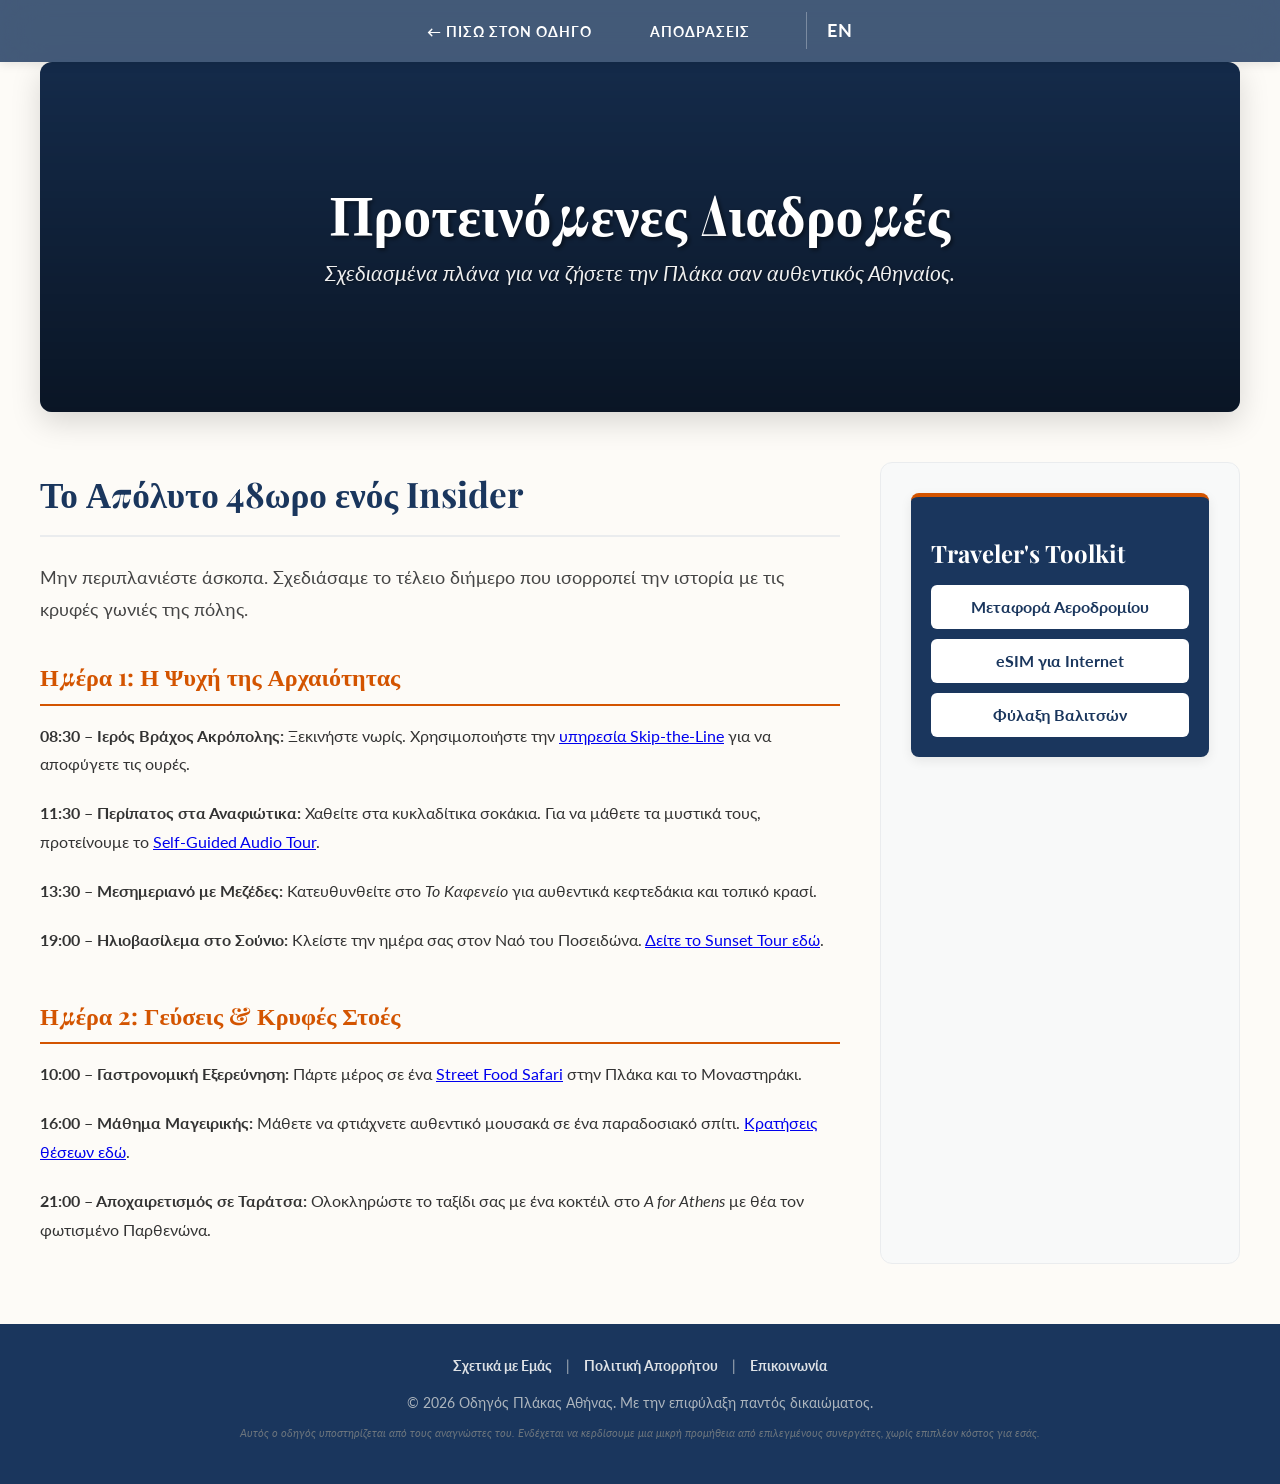
<file: itineraries-el.html>
<!DOCTYPE html>
<html lang="el">
<head>
    <meta charset="UTF-8">
    <meta name="viewport" content="width=device-width, initial-scale=1.0">
    <link rel="preconnect" href="https://fonts.googleapis.com">
    <link rel="preconnect" href="https://fonts.gstatic.com" crossorigin>

    <title>Προτεινόμενες Διαδρομές στην Πλάκα | 48 Ώρες στην Αθήνα</title>
    <meta name="description" content="Αξιοποιήστε στο έπακρο τον χρόνο σας στην Αθήνα με τις ειδικά σχεδιασμένες διαδρομές μας για την Πλάκα.">
    <link rel="canonical" href="https://plakaathens.github.io/itineraries-el.html">

    <link href="https://fonts.googleapis.com/css2?family=Lato:wght@400;700&family=Playfair+Display:ital,wght@0,600;1,600&display=swap" rel="stylesheet">
    <link rel="stylesheet" href="style.css">

    <script nowprocket data-noptimize="1" data-cfasync="false" data-wpfc-render="false" seraph-accel-crit="1" data-no-defer="1">
      (function () {
          var script = document.createElement("script");
          script.async = 1;
          script.src = 'https://emrldtp.com/NTE4NDM5.js?t=518439';
          document.head.appendChild(script);
      })();
    </script>
</head>
<body>

    <header>
        <nav class="main-nav" aria-label="Κύρια πλοήγηση">
            <ul>
                <li><a href="index-el.html">← Πίσω στον Οδηγό</a></li>
                <li><a href="day-trips-el.html">Αποδράσεις</a></li>
                <li><a href="itineraries.html" class="lang-switch" lang="en" hreflang="en">EN</a></li>
            </ul>
        </nav>
    </header>

    <div class="page-wrapper" id="main-content">
        <section class="hero-section" style="height: 350px; background-color: #1A365D;">
            <div class="hero-content">
                <h1>Προτεινόμενες Διαδρομές</h1>
                <p class="hero-subtitle">Σχεδιασμένα πλάνα για να ζήσετε την Πλάκα σαν αυθεντικός Αθηναίος.</p>
            </div>
        </section>

        <div class="columns-container">
            <main class="main-content">
                <section class="content-section">
                    <h2>Το Απόλυτο 48ωρο ενός Insider</h2>
                    <p class="intro-text">Μην περιπλανιέστε άσκοπα. Σχεδιάσαμε το τέλειο διήμερο που ισορροπεί την ιστορία με τις κρυφές γωνιές της πόλης.</p>

                    <div class="itinerary-day">
                        <h3 style="color: var(--accent-color); border-bottom: 2px solid var(--accent-color); padding-bottom: 5px;">Ημέρα 1: Η Ψυχή της Αρχαιότητας</h3>
                        <ul style="list-style: none; padding: 0;">
                            <li style="margin-bottom: 20px;">
                                <strong>08:30 – Ιερός Βράχος Ακρόπολης:</strong> Ξεκινήστε νωρίς. Χρησιμοποιήστε την <a href="https://tiqets.tpx.gr/FGNbb6pb" target="_blank">υπηρεσία Skip-the-Line</a> για να αποφύγετε τις ουρές.
                            </li>
                            <li style="margin-bottom: 20px;">
                                <strong>11:30 – Περίπατος στα Αναφιώτικα:</strong> Χαθείτε στα κυκλαδίτικα σοκάκια. Για να μάθετε τα μυστικά τους, προτείνουμε το <a href="https://wegotrip.tpx.gr/IXyZA4RE" target="_blank">Self-Guided Audio Tour</a>.
                            </li>
                            <li style="margin-bottom: 20px;">
                                <strong>13:30 – Μεσημεριανό με Μεζέδες:</strong> Κατευθυνθείτε στο <em>Το Καφενείο</em> για αυθεντικά κεφτεδάκια και τοπικό κρασί.
                            </li>
                            <li style="margin-bottom: 20px;">
                                <strong>19:00 – Ηλιοβασίλεμα στο Σούνιο:</strong> Κλείστε την ημέρα σας στον Ναό του Ποσειδώνα. <a href="https://klook.tpx.gr/bUHgKVvb" target="_blank">Δείτε το Sunset Tour εδώ</a>.
                            </li>
                        </ul>
                    </div>

                    <div class="itinerary-day" style="margin-top: 40px;">
                        <h3 style="color: var(--accent-color); border-bottom: 2px solid var(--accent-color); padding-bottom: 5px;">Ημέρα 2: Γεύσεις & Κρυφές Στοές</h3>
                        <ul style="list-style: none; padding: 0;">
                            <li style="margin-bottom: 20px;">
                                <strong>10:00 – Γαστρονομική Εξερεύνηση:</strong> Πάρτε μέρος σε ένα <a href="https://klook.tpx.gr/bUHgKVvb" target="_blank">Street Food Safari</a> στην Πλάκα και το Μοναστηράκι.
                            </li>
                            <li style="margin-bottom: 20px;">
                                <strong>16:00 – Μάθημα Μαγειρικής:</strong> Μάθετε να φτιάχνετε αυθεντικό μουσακά σε ένα παραδοσιακό σπίτι. <a href="https://klook.tpx.gr/bUHgKVvb" target="_blank">Κρατήσεις θέσεων εδώ</a>.
                            </li>
                            <li style="margin-bottom: 20px;">
                                <strong>21:00 – Αποχαιρετισμός σε Ταράτσα:</strong> Ολοκληρώστε το ταξίδι σας με ένα κοκτέιλ στο <em>A for Athens</em> με θέα τον φωτισμένο Παρθενώνα.
                            </li>
                        </ul>
                    </div>
                </section>
            </main>

            <aside class="sidebar">
                <div class="widget-card" style="background: var(--heading-color); color: white;">
                    <h3 style="color: white;">Traveler's Toolkit</h3>
                    <a href="https://tpx.gr/U0SCGMy8" target="_blank" rel="noopener noreferrer" class="cta-button cta-full" style="background: white !important; color: var(--heading-color) !important; margin-bottom: 10px;">Μεταφορά Αεροδρομίου</a>
                    <a href="https://airalo.tpx.gr/tTw2WG18" target="_blank" rel="noopener noreferrer" class="cta-button cta-full" style="background: white !important; color: var(--heading-color) !important; margin-bottom: 10px;">eSIM για Internet</a>
                    <a href="https://radicalstorage.tpx.gr/oJnG5MhS" target="_blank" rel="noopener noreferrer" class="cta-button cta-full" style="background: white !important; color: var(--heading-color) !important;">Φύλαξη Βαλιτσών</a>
                </div>
            </aside>
        </div>
    </div>

    <footer>
        <div class="footer-links">
            <a href="about.html">Σχετικά με Εμάς</a> | 
            <a href="privacy.html">Πολιτική Απορρήτου</a> | 
            <a href="contact.html">Επικοινωνία</a>
        </div>
        <p class="footer-text">© <span id="yr"></span> Οδηγός Πλάκας Αθήνας. Με την επιφύλαξη παντός δικαιώματος.</p>
        <p class="disclaimer">Αυτός ο οδηγός υποστηρίζεται από τους αναγνώστες του. Ενδέχεται να κερδίσουμε μια μικρή προμήθεια από επιλεγμένους συνεργάτες, χωρίς επιπλέον κόστος για εσάς.</p>
    </footer>
    <script>document.getElementById('yr').textContent = new Date().getFullYear();</script>
</body>
</html>
</file>
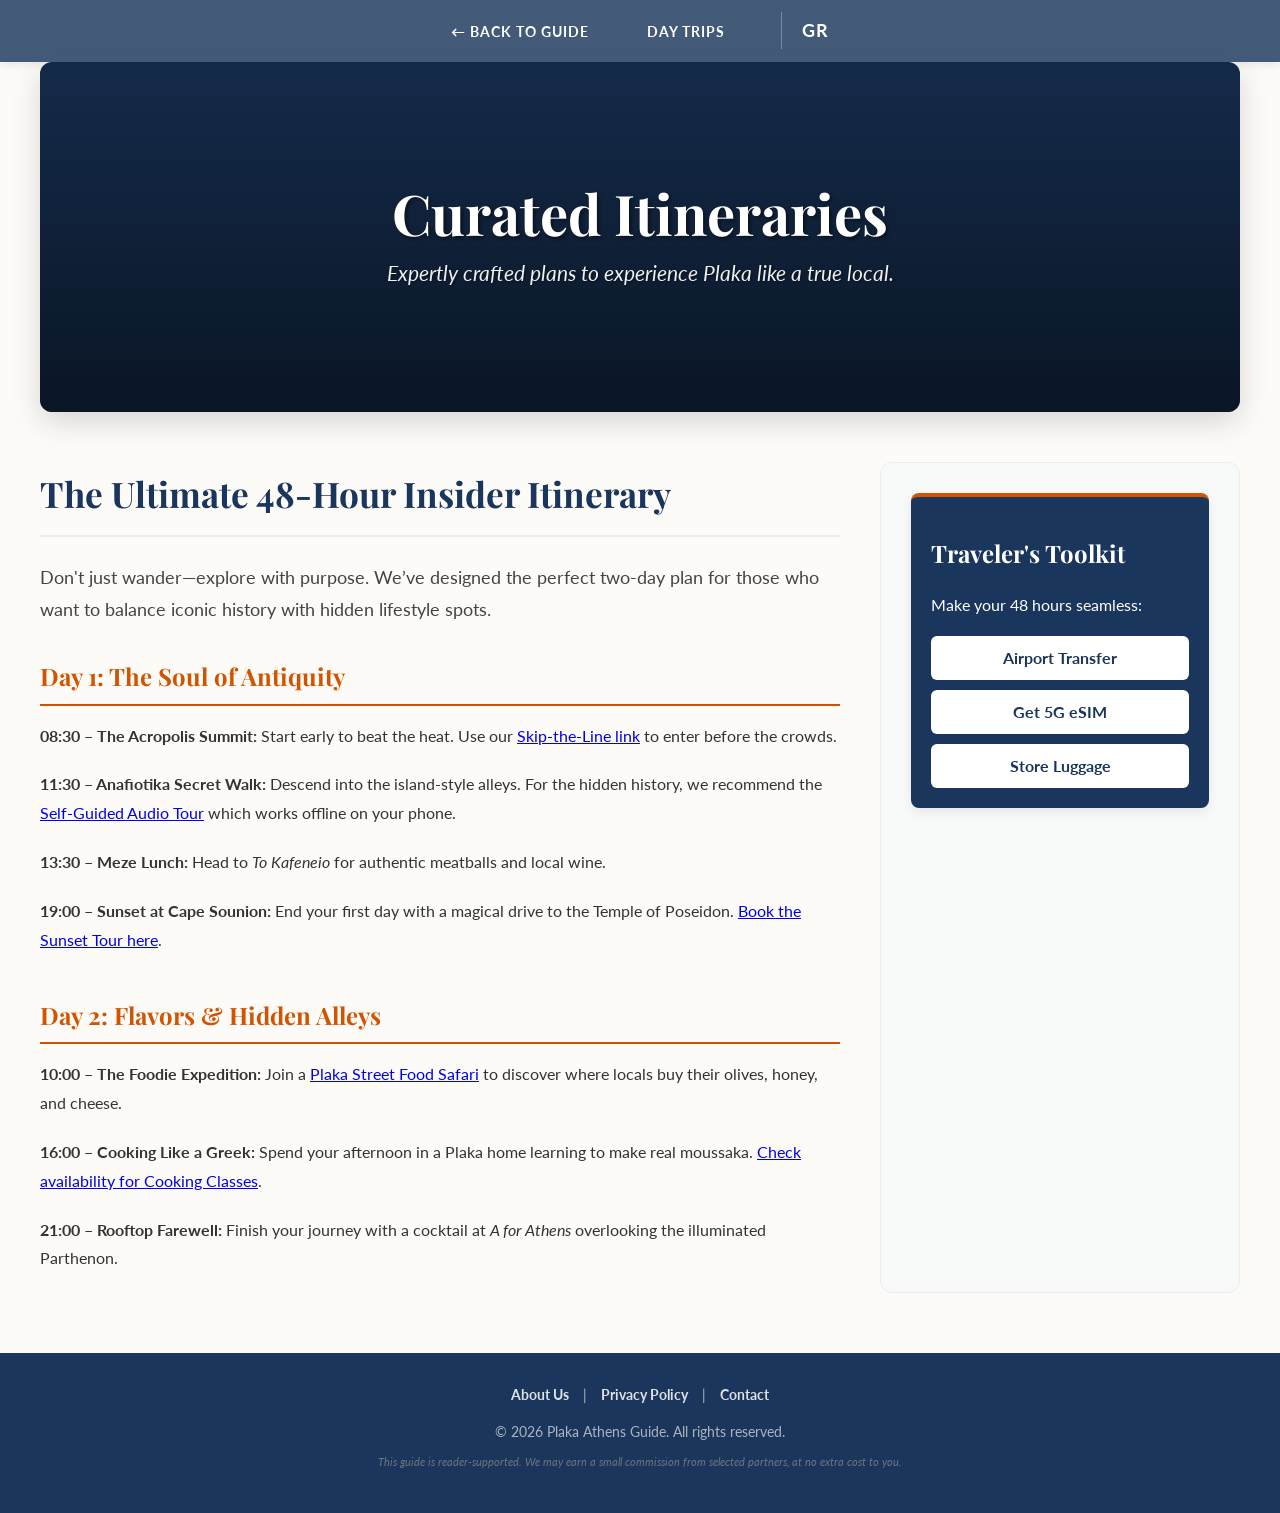
<file: itineraries.html>
<!DOCTYPE html>
<html lang="en">
<head>
    <meta charset="UTF-8">
    <meta name="viewport" content="width=device-width, initial-scale=1.0">
    <link rel="preconnect" href="https://fonts.googleapis.com">
    <link rel="preconnect" href="https://fonts.gstatic.com" crossorigin>

    <title>Curated Plaka Itineraries | 48 Hours in Athens</title>
    <meta name="description" content="Maximize your time in Athens with our curated Plaka itineraries. The perfect 48-hour plan for history lovers and gourmets.">
    <link rel="canonical" href="https://plakaathens.github.io/itineraries.html">

    <link href="https://fonts.googleapis.com/css2?family=Lato:wght@400;700&family=Playfair+Display:ital,wght@0,600;1,600&display=swap" rel="stylesheet">
    <link rel="stylesheet" href="style.css">

    <script nowprocket data-noptimize="1" data-cfasync="false" data-wpfc-render="false" seraph-accel-crit="1" data-no-defer="1">
      (function () {
          var script = document.createElement("script");
          script.async = 1;
          script.src = 'https://emrldtp.com/NTE4NDM5.js?t=518439';
          document.head.appendChild(script);
      })();
    </script>
</head>
<body>

    <header>
        <nav class="main-nav" aria-label="Main navigation">
            <ul>
                <li><a href="index.html">← Back to Guide</a></li>
                <li><a href="day-trips.html">Day Trips</a></li>
                <li><a href="itineraries-el.html" class="lang-switch" lang="el" hreflang="el">GR</a></li>
            </ul>
        </nav>
    </header>

    <div class="page-wrapper" id="main-content">
        <section class="hero-section" style="height: 350px; background-color: #1A365D;">
            <div class="hero-content">
                <h1>Curated Itineraries</h1>
                <p class="hero-subtitle">Expertly crafted plans to experience Plaka like a true local.</p>
            </div>
        </section>

        <div class="columns-container">
            <main class="main-content">
                <section class="content-section">
                    <h2>The Ultimate 48-Hour Insider Itinerary</h2>
                    <p class="intro-text">Don't just wander—explore with purpose. We’ve designed the perfect two-day plan for those who want to balance iconic history with hidden lifestyle spots.</p>

                    <div class="itinerary-day">
                        <h3 style="color: var(--accent-color); border-bottom: 2px solid var(--accent-color); padding-bottom: 5px;">Day 1: The Soul of Antiquity</h3>
                        <ul style="list-style: none; padding: 0;">
                            <li style="margin-bottom: 20px;">
                                <strong>08:30 – The Acropolis Summit:</strong> Start early to beat the heat. Use our <a href="https://tiqets.tpx.gr/FGNbb6pb" target="_blank">Skip-the-Line link</a> to enter before the crowds.
                            </li>
                            <li style="margin-bottom: 20px;">
                                <strong>11:30 – Anafiotika Secret Walk:</strong> Descend into the island-style alleys. For the hidden history, we recommend the <a href="https://wegotrip.tpx.gr/IXyZA4RE" target="_blank">Self-Guided Audio Tour</a> which works offline on your phone.
                            </li>
                            <li style="margin-bottom: 20px;">
                                <strong>13:30 – Meze Lunch:</strong> Head to <em>To Kafeneio</em> for authentic meatballs and local wine.
                            </li>
                            <li style="margin-bottom: 20px;">
                                <strong>19:00 – Sunset at Cape Sounion:</strong> End your first day with a magical drive to the Temple of Poseidon. <a href="https://klook.tpx.gr/bUHgKVvb" target="_blank">Book the Sunset Tour here</a>.
                            </li>
                        </ul>
                    </div>

                    <div class="itinerary-day" style="margin-top: 40px;">
                        <h3 style="color: var(--accent-color); border-bottom: 2px solid var(--accent-color); padding-bottom: 5px;">Day 2: Flavors & Hidden Alleys</h3>
                        <ul style="list-style: none; padding: 0;">
                            <li style="margin-bottom: 20px;">
                                <strong>10:00 – The Foodie Expedition:</strong> Join a <a href="https://klook.tpx.gr/bUHgKVvb" target="_blank">Plaka Street Food Safari</a> to discover where locals buy their olives, honey, and cheese.
                            </li>
                            <li style="margin-bottom: 20px;">
                                <strong>16:00 – Cooking Like a Greek:</strong> Spend your afternoon in a Plaka home learning to make real moussaka. <a href="https://klook.tpx.gr/bUHgKVvb" target="_blank">Check availability for Cooking Classes</a>.
                            </li>
                            <li style="margin-bottom: 20px;">
                                <strong>21:00 – Rooftop Farewell:</strong> Finish your journey with a cocktail at <em>A for Athens</em> overlooking the illuminated Parthenon.
                            </li>
                        </ul>
                    </div>
                </section>
            </main>

            <aside class="sidebar">
                <div class="widget-card" style="background: var(--heading-color); color: white;">
                    <h3 style="color: white;">Traveler's Toolkit</h3>
                    <p>Make your 48 hours seamless:</p>
                    <a href="https://tpx.gr/U0SCGMy8" target="_blank" rel="noopener noreferrer" class="cta-button cta-full" style="background: white !important; color: var(--heading-color) !important; margin-bottom: 10px;">Airport Transfer</a>
                    <a href="https://airalo.tpx.gr/tTw2WG18" target="_blank" rel="noopener noreferrer" class="cta-button cta-full" style="background: white !important; color: var(--heading-color) !important; margin-bottom: 10px;">Get 5G eSIM</a>
                    <a href="https://radicalstorage.tpx.gr/oJnG5MhS" target="_blank" rel="noopener noreferrer" class="cta-button cta-full" style="background: white !important; color: var(--heading-color) !important;">Store Luggage</a>
                </div>
            </aside>
        </div>
    </div>

    <footer>
        <div class="footer-links">
            <a href="about.html">About Us</a> | 
            <a href="privacy.html">Privacy Policy</a> | 
            <a href="contact.html">Contact</a>
        </div>
        <p class="footer-text">© <span id="yr"></span> Plaka Athens Guide. All rights reserved.</p>
        <p class="disclaimer">This guide is reader-supported. We may earn a small commission from selected partners, at no extra cost to you.</p>
    </footer>
    <script>document.getElementById('yr').textContent = new Date().getFullYear();</script>
</body>
</html>
</file>
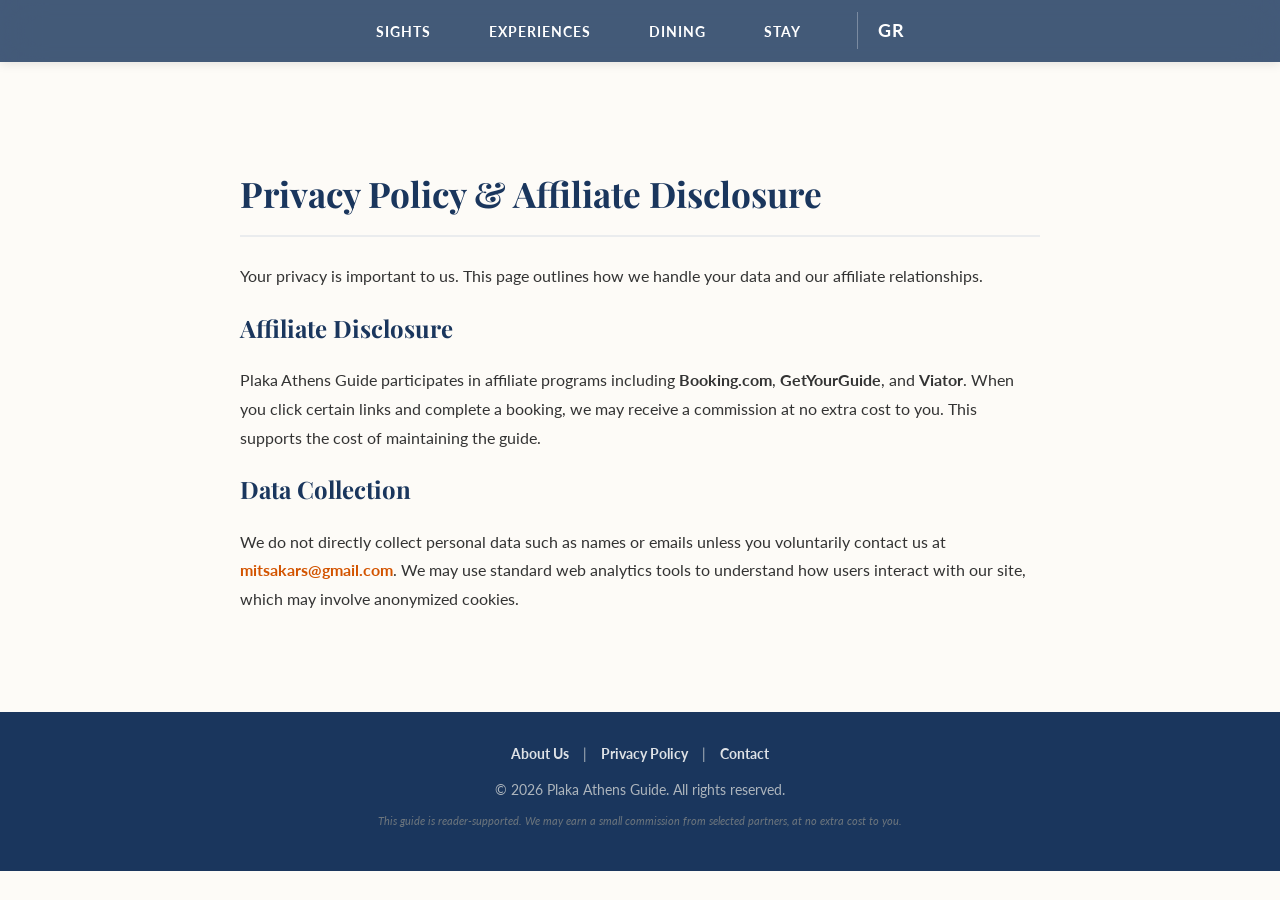
<file: privacy.html>
<!DOCTYPE html>
<html lang="en">
<head>
    <meta charset="UTF-8">
    <meta name="viewport" content="width=device-width, initial-scale=1.0">
    
    <title>Privacy Policy | Plaka Athens Guide</title>
    <meta name="description" content="Privacy Policy and affiliate disclosure for the Plaka Athens Guide. We may earn a commission from selected partners at no cost to you.">
    <link rel="canonical" href="https://plakaathens.github.io/privacy.html">
    <meta name="robots" content="noindex, follow">

    <link rel="preconnect" href="https://fonts.googleapis.com">
    <link rel="preconnect" href="https://fonts.gstatic.com" crossorigin>
    <link href="https://fonts.googleapis.com/css2?family=Lato:wght@400;700&family=Playfair+Display:ital,wght@0,600;1,600&display=swap" rel="stylesheet">
    <link rel="stylesheet" href="style.css">

    <script nowprocket data-noptimize="1" data-cfasync="false" data-wpfc-render="false" seraph-accel-crit="1" data-no-defer="1">
      (function () {
          var script = document.createElement("script");
          script.async = 1;
          script.src = 'https://emrldtp.com/NTE4NDM5.js?t=518439';
          document.head.appendChild(script);
      })();
    </script>
</head>
<body>

    <a href="#main-content" class="skip-link">Skip to main content</a>

    <header>
        <nav class="main-nav" aria-label="Main navigation">
            <ul>
                <li><a href="index.html#attractions">Sights</a></li>
                <li><a href="index.html#tours">Experiences</a></li>
                <li><a href="index.html#restaurants">Dining</a></li>
                <li><a href="index.html#accommodation">Stay</a></li>
                <li><a href="index-el.html" class="lang-switch" lang="el" hreflang="el">GR</a></li>
            </ul>
        </nav>
    </header>

    <main class="page-wrapper" id="main-content" style="max-width: 800px; padding-top: 50px; min-height: 60vh;">
        <h2>Privacy Policy & Affiliate Disclosure</h2>
        <p>Your privacy is important to us. This page outlines how we handle your data and our affiliate relationships.</p>
        
        <h3>Affiliate Disclosure</h3>
        <p>Plaka Athens Guide participates in affiliate programs including <strong>Booking.com</strong>, <strong>GetYourGuide</strong>, and <strong>Viator</strong>. When you click certain links and complete a booking, we may receive a commission at no extra cost to you. This supports the cost of maintaining the guide.</p>
        
        <h3>Data Collection</h3>
        <p>We do not directly collect personal data such as names or emails unless you voluntarily contact us at <a href="mailto:mitsakars@gmail.com" style="color: var(--accent-color); text-decoration: none; font-weight: bold;">mitsakars@gmail.com</a>. We may use standard web analytics tools to understand how users interact with our site, which may involve anonymized cookies.</p>
    </main>

    <footer>
        <div class="footer-links">
            <a href="about.html">About Us</a> | 
            <a href="privacy.html">Privacy Policy</a> | 
            <a href="contact.html">Contact</a>
        </div>
        <p class="footer-text">© <span id="yr"></span> Plaka Athens Guide. All rights reserved.</p>
        <p class="disclaimer">This guide is reader-supported. We may earn a small commission from selected partners, at no extra cost to you.</p>
    </footer>

    <script>document.getElementById('yr').textContent = new Date().getFullYear();</script>

</body>
</html>
</file>
<file: style.css>
/* --- Βασικές Μεταβλητές Χρωμάτων & Γραμματοσειρών --- */
:root {
    --bg-color: #FDFBF7; 
    --text-main: #333333; 
    --heading-color: #1A365D; 
    --accent-color: #D35400; 
    --accent-hover: #A04000;
    --card-bg: #FFFFFF;
    --font-heading: 'Playfair Display', serif;
    --font-body: 'Lato', sans-serif;
    --success-color: #27ae60;
    --danger-color: #e74c3c;
}

/* --- Accessibility & Smooth Scroll --- */
html { scroll-behavior: smooth; }

.skip-link {
    position: absolute; 
    top: -100%; 
    left: 0; 
    background: var(--accent-color); 
    color: white;
    padding: 8px 16px; 
    z-index: 9999; 
    font-weight: bold; 
    border-radius: 0 0 6px 0; 
    transition: top 0.2s; 
    text-decoration: none;
}
.skip-link:focus { top: 0; }
a:focus, button:focus, input:focus, textarea:focus, label:focus {
    outline: 2px solid var(--accent-color); 
    outline-offset: 2px;
}

/* Accessibility Utility Class (For Screen Readers) */
.sr-only {
    position: absolute;
    width: 1px;
    height: 1px;
    padding: 0;
    margin: -1px;
    overflow: hidden;
    clip: rect(0, 0, 0, 0);
    white-space: nowrap;
    border: 0;
}

/* --- Γενικό Στυλ --- */
body {
    font-family: var(--font-body); 
    line-height: 1.8; 
    background-color: var(--bg-color); 
    color: var(--text-main); 
    margin: 0; 
    padding: 0;
}

h1, h2, h3, h4 { 
    font-family: var(--font-heading); 
    color: var(--heading-color); 
    margin-top: 0; 
}

h2 { 
    font-size: 2.2em; 
    border-bottom: 2px solid #EAECEE; 
    padding-bottom: 10px; 
    margin: 50px 0 25px 0; 
}

h3 { 
    font-size: 1.5em; 
    margin: 15px 0 10px 0; 
}

h2[id], h3[id] { 
    scroll-margin-top: 85px; 
}
.content-section > h2:first-child { 
    margin-top: 0; 
}

.content-section:last-child { 
    border-bottom: none; 
    margin-bottom: 0; 
    padding-bottom: 0; 
}

/* --- Navigation Bar --- */
header { 
    position: sticky; 
    top: 0; 
    z-index: 1000; 
}

.main-nav {
    background-color: rgba(26, 54, 93, 0.82); /* Frosted Glass Tweak */
    padding: 15px 0; 
    text-align: center;
    box-shadow: 0 2px 10px rgba(0,0,0,0.1); 
    backdrop-filter: blur(20px) saturate(180%); /* Frosted Glass Tweak */
    -webkit-backdrop-filter: blur(20px) saturate(180%); /* iOS Safari Support */
    width: 100%; 
    box-sizing: border-box;
}

.main-nav ul { list-style-type: none; margin: 0; padding: 0; }
.main-nav ul li { display: inline-block; margin: 0 15px; }
.main-nav ul li a {
    color: #fff; 
    text-decoration: none; 
    font-weight: 700; 
    font-size: 0.9em; 
    text-transform: uppercase; 
    letter-spacing: 1px; 
    transition: color 0.3s ease; 
    padding: 8px 12px;
}
.main-nav ul li a:hover { color: var(--accent-color); }

.lang-switch { 
    font-size: 1.1em !important; 
    border-left: 1px solid rgba(255,255,255,0.3); 
    margin-left: 10px; 
    padding-left: 20px !important; 
}

/* --- Page Structure --- */
.page-wrapper { 
    max-width: 1200px; 
    margin: 0 auto 40px auto; 
    padding: 0 20px; 
}

/* 🔥 Premium Hero Section with Gradient Overlay 🔥 */
.hero-section {
    position: relative; 
    width: 100%; 
    height: 500px; 
    margin-bottom: 50px; 
    border-radius: 12px;
    overflow: hidden; 
    box-shadow: 0 10px 30px rgba(0,0,0,0.15); 
    display: flex; 
    flex-direction: column;
    justify-content: center; 
    align-items: center; 
    text-align: center;
}

.hero-section::after {
    content: ""; 
    position: absolute; 
    inset: 0;
    background: linear-gradient(to bottom, rgba(0,0,0,0.2), rgba(0,0,0,0.6)); 
    z-index: 1; 
    pointer-events: none;
}
.hero-image { 
    position: absolute; 
    top: 0; 
    left: 0; 
    width: 100%; 
    height: 100%; 
    object-fit: cover; 
    z-index: 0; 
}

.hero-content { 
    position: relative; 
    z-index: 2; 
    padding: 0 20px; 
}

.hero-section h1 { 
    color: #ffffff; 
    font-size: 3.5em; 
    text-shadow: 2px 2px 4px rgba(0,0,0,0.5); 
    margin-bottom: 10px; 
    line-height: 1.1; 
}

.hero-subtitle { 
    color: #f0f0f0; 
    font-size: 1.3em; 
    font-style: italic; 
    text-shadow: 1px 1px 3px rgba(0,0,0,0.5); 
    font-weight: 400; 
    margin: 0;
}

.intro-text { 
    font-size: 1.1em; 
    color: #444; 
    margin-bottom: 30px;
}

/* --- Διάταξη Στηλών --- */
.columns-container { 
    display: flex; 
    gap: 40px; 
}

.main-content { 
    flex: 3; 
    max-width: 800px; 
}

.content-section { 
    margin-bottom: 60px; 
    padding-bottom: 30px; 
    border-bottom: 1px solid #f0f0f0; 
}

.sidebar {
    flex: 1; 
    background-color: #F8F9F9; 
    padding: 30px; 
    border-radius: 12px; 
    border: 1px solid #EAECEE;
    position: sticky; 
    top: 85px; 
    max-height: calc(100vh - 100px); 
    overflow-y: auto; 
    max-width: 320px;
    scrollbar-width: thin; 
    scrollbar-color: var(--accent-color) transparent;
}

.sidebar-section { 
    margin-bottom: 30px; 
}

/* --- Κάναβος Καρτών (Grid) --- */
.cards-grid {
    display: grid;
    grid-template-columns: repeat(auto-fit, minmax(300px, 1fr));
    gap: 30px;
    margin-bottom: 30px;
}

.card {
    background: var(--card-bg);
    border-radius: 12px;
    overflow: hidden;
    display: flex;
    flex-direction: column;
    /* iOS Spring-Physics Card Hover Tweak */
    transition: transform 0.45s cubic-bezier(0.34, 1.56, 0.64, 1),
                box-shadow 0.35s cubic-bezier(0.4, 0, 0.2, 1);
    will-change: transform;
    backface-visibility: hidden;
    position: relative;
    border: 1px solid #EAECEE;
    box-shadow: 0 4px 15px rgba(0,0,0,0.05);
}

.card:hover {
    transform: translateY(-5px);
    box-shadow: 0 10px 25px rgba(0,0,0,0.1);
}

.card:hover .cta-button { 
    transform: translateY(-1px); 
    box-shadow: 0 4px 10px rgba(211, 84, 0, 0.2); 
}

.card-img { 
    width: 100%; 
    height: 200px; 
    object-fit: cover; 
    display: block; 
}

.card-content { 
    padding: 25px; 
    display: flex; 
    flex-direction: column; 
    flex-grow: 1; 
}

.card-content h3 { 
    margin-bottom: 5px; 
    font-size: 1.4em; 
    transition: color 0.2s; 
}

.card:hover .card-content h3 { 
    color: var(--accent-color); 
} 

/* 🔥 Accessible READ MORE / SHOW MORE MECHANISM (Pure CSS) 🔥 */
.read-more-toggle, .show-more-cards-toggle { 
    position: absolute; 
    opacity: 0; 
    width: 1px; 
    height: 1px; 
    overflow: hidden; 
    clip: rect(0,0,0,0);
}

/* Keyboard Focus styles */
.read-more-toggle:focus-visible ~ .read-more-label,
.show-more-cards-toggle:focus-visible ~ .show-more-btn {
    outline: 2px solid var(--accent-color);
    outline-offset: 4px;
    border-radius: 4px;
}

.read-more-content {
    max-height: 0; 
    overflow: hidden; 
    opacity: 0; 
    margin-top: 0;
    /* Liquid Read More Expansion Tweak */
    transform: translateY(-4px);
    transition: max-height 0.5s cubic-bezier(0.4, 0, 0.2, 1),
                opacity   0.4s cubic-bezier(0.4, 0, 0.2, 1),
                transform 0.4s cubic-bezier(0.4, 0, 0.2, 1),
                margin    0.4s ease;
}

.read-more-label {
    display: inline-block; 
    font-size: 0.9em; 
    font-weight: bold; 
    color: var(--heading-color); 
    cursor: pointer;
    margin-bottom: 15px; 
    border-bottom: 1px dashed var(--heading-color); 
    transition: color 0.2s; 
    position: relative; 
    z-index: 10;
}

.read-more-label:hover { 
    color: var(--accent-color); 
    border-color: var(--accent-color); 
}

.read-more-toggle:checked ~ .read-more-content {
    max-height: 500px; 
    opacity: 1; 
    transform: translateY(0);
    margin-top: 10px; 
    margin-bottom: 15px;
}

/* i18n Dynamic Content Injection */
.read-more-toggle:checked ~ .read-more-label::after { content: attr(data-less); }
.read-more-toggle:not(:checked) ~ .read-more-label::after { content: attr(data-more); }

.hook-text { 
    margin-bottom: 10px; 
    color: #444; 
    font-size: 1.05em; 
    font-weight: 500; 
    line-height: 1.5; 
    font-style: italic;
}

.details-text { 
    color: #555; 
    font-size: 0.95em; 
    line-height: 1.6; 
    margin: 0;
}

/* --- SHOW MORE CARDS CSS --- */
.extra-card { display: none; }
.show-more-cards-toggle:checked ~ .cards-grid .extra-card { display: flex; }

.show-more-btn {
    display: block; 
    width: 100%; 
    text-align: center; 
    padding: 12px; 
    margin-bottom: 40px;
    background-color: transparent; 
    color: var(--heading-color); 
    font-weight: bold; 
    border: 2px dashed #CCD1D1; 
    border-radius: 8px; 
    cursor: pointer; 
    transition: 0.3s ease;
}

.show-more-btn:hover { 
    border-color: var(--accent-color); 
    color: var(--accent-color); 
    background-color: rgba(211, 84, 0, 0.05); 
}

.show-more-cards-toggle:checked ~ .show-more-btn { display: none; }

/* Trust, Scarcity & Price Signals (CRO) */
.trust-badge { 
    color: var(--success-color); 
    font-weight: bold; 
    font-size: 0.85em; 
    margin-bottom: 10px; 
    display: flex; 
    align-items: center; 
    gap: 5px;
}

.scarcity-text { 
    color: var(--danger-color); 
    font-weight: bold; 
    font-size: 0.85em; 
    margin-top: auto; 
    margin-bottom: 15px;
}

.price { 
    font-weight: bold; 
    font-size: 1.15em; 
    color: var(--heading-color); 
    margin-bottom: 15px; 
    border-top: 1px solid #f5f5f5; 
    padding-top: 15px;
}

.card.featured { 
    border: 2px solid var(--accent-color); 
    transform: scale(1.02); 
    box-shadow: 0 8px 20px rgba(0,0,0,0.08); 
}

.card.featured:hover { 
    transform: scale(1.02) translateY(-5px); 
    box-shadow: 0 15px 30px rgba(0,0,0,0.12); 
}

.featured-badge { 
    background: var(--accent-color); 
    color: white; 
    padding: 5px 10px; 
    font-size: 0.8em; 
    font-weight: bold; 
    position: absolute; 
    top: 15px; 
    right: 15px; 
    border-radius: 4px; 
    z-index: 2; 
    text-transform: uppercase; 
    letter-spacing: 1px;
    box-shadow: 0 4px 10px rgba(0,0,0,0.2);
}

/* Sidebar Widget */
.widget-card { 
    background: #fff; 
    padding: 20px; 
    border-radius: 8px; 
    box-shadow: 0 4px 12px rgba(0,0,0,0.08); 
    border-top: 4px solid var(--accent-color); 
    margin-bottom: 30px;
}

.widget-card img { 
    border-radius: 6px; 
    margin-bottom: 15px; 
    width: 100%; 
    display: block; 
}

.widget-text { 
    font-size: 0.9em; 
    margin-bottom: 15px; 
    color: #444; 
    line-height: 1.5;
}

/* --- Buttons --- */
.cta-button {
    display: inline-block; 
    background-color: var(--accent-color);
    color: #fff !important; 
    padding: 12px 24px; 
    border-radius: 6px; 
    font-weight: bold; 
    text-decoration: none; 
    transition: all 0.2s ease; 
    border: none; 
    cursor: pointer; 
    text-align: center; 
    min-height: 44px; 
    line-height: 1.2;
}

.cta-button:hover { 
    background-color: var(--accent-hover); 
    transform: translateY(-2px); 
    box-shadow: 0 4px 10px rgba(211, 84, 0, 0.3); 
}

.cta-button-secondary { background-color: var(--heading-color); }
.cta-button-secondary:hover { background-color: #0f2440; }

.cta-full { width: 100%; box-sizing: border-box; }

.final-cta { 
    text-align: center; 
    background-color: #F8F9F9; 
    padding: 40px; 
    border-radius: 12px; 
    margin-top: 40px; 
}

.final-cta h2 { border: none; margin-bottom: 20px; }
.final-cta .cta-button { margin: 10px; }

/* --- Footer --- */
footer {
    background-color: var(--heading-color);
    color: #adb5bd;
    text-align: center;
    padding: 30px 20px;
    font-size: 0.85em;
    line-height: 1.8;
    margin-top: 60px;
}

footer .footer-links {
    margin-bottom: 12px;
}

footer .footer-links a {
    color: #dee2e6;
    text-decoration: none;
    transition: color 0.2s;
    margin: 0 10px;
    font-weight: bold;
}

footer .footer-links a:hover {
    color: var(--accent-color);
}

.footer-text {
    color: #adb5bd;
    margin: 4px 0;
}

.disclaimer {
    font-size: 0.8em;
    color: #6c757d;
    margin-top: 8px;
    font-style: italic;
    max-width: 800px;
    margin-left: auto;
    margin-right: auto;
}

/* --- Premium Monetization UI Blocks --- */
.warning-box {
    background-color: #fff5f5;
    border-left: 4px solid #e53e3e;
    color: #9b2c2c;
    padding: 15px;
    margin: 15px 0;
    border-radius: 4px;
    font-size: 0.9em;
    line-height: 1.4;
}

.warning-box strong {
    color: #c53030;
    text-transform: uppercase;
    font-size: 0.8em;
    display: block;
    margin-bottom: 5px;
}

.decision-box {
    background: #f8fafc;
    border: 1px solid #e2e8f0;
    border-radius: 8px;
    padding: 15px;
    margin: 15px 0;
}

.decision-box h4 {
    font-size: 1em;
    margin-bottom: 10px;
    color: var(--heading-color);
}

.decision-list {
    list-style: none;
    padding: 0;
    margin: 0;
}

.decision-item {
    display: flex;
    justify-content: space-between;
    align-items: center;
    padding: 8px 0;
    border-bottom: 1px solid #edf2f7;
}

.decision-item:last-child {
    border-bottom: none;
}

.decision-label {
    font-weight: 600;
    font-size: 0.85em;
}

.decision-price {
    color: var(--accent-color);
    font-weight: 700;
    font-size: 0.9em;
}

.insider-tip {
    background-color: #f0f9ff;
    border-left: 4px solid #0077cc;
    color: #0c4a6e;
    padding: 15px;
    margin: 15px 0;
    border-radius: 4px;
    font-size: 0.9em;
}

/* --- Responsive (Tablet & Mobile) --- */
@media (max-width: 900px) {
    .columns-container { flex-direction: column; }
    .sidebar { position: static; max-height: none; overflow-y: visible; max-width: 100%; margin-top: 40px;}
    .hero-section { height: 400px; }
}

@media screen and (max-width: 768px) {
    header {
        position: static !important; /* Ξεκολλάει το μενού στα κινητά */
    }
    .main-nav { padding: 10px 0; }
    
    .main-nav ul {
        display: flex !important;
        flex-direction: row !important;
        overflow-x: auto !important; /* Swipe δεξιά-αριστερά */
        white-space: nowrap !important;
        padding: 5px 15px !important;
        justify-content: flex-start !important;
        -webkit-overflow-scrolling: touch; 
        -ms-overflow-style: none;  
        scrollbar-width: none;  
    }
    
    .main-nav ul::-webkit-scrollbar {
        display: none;
    }

    .main-nav ul li {
        display: inline-block !important;
        margin: 0 15px 0 0 !important;
    }
    
    .main-nav ul li a {
        padding: 8px 12px !important;
        font-size: 14px !important;
    }
    
    .lang-switch { 
        border-left: 1px solid rgba(255,255,255,0.3) !important; 
        margin-left: 0 !important; 
        padding-left: 15px !important; 
    }
}

/* Placeholder for future AI Chatbot (Phase 2) */
.chatbot-fab {
    /* Styles will go here */
}
</file>
